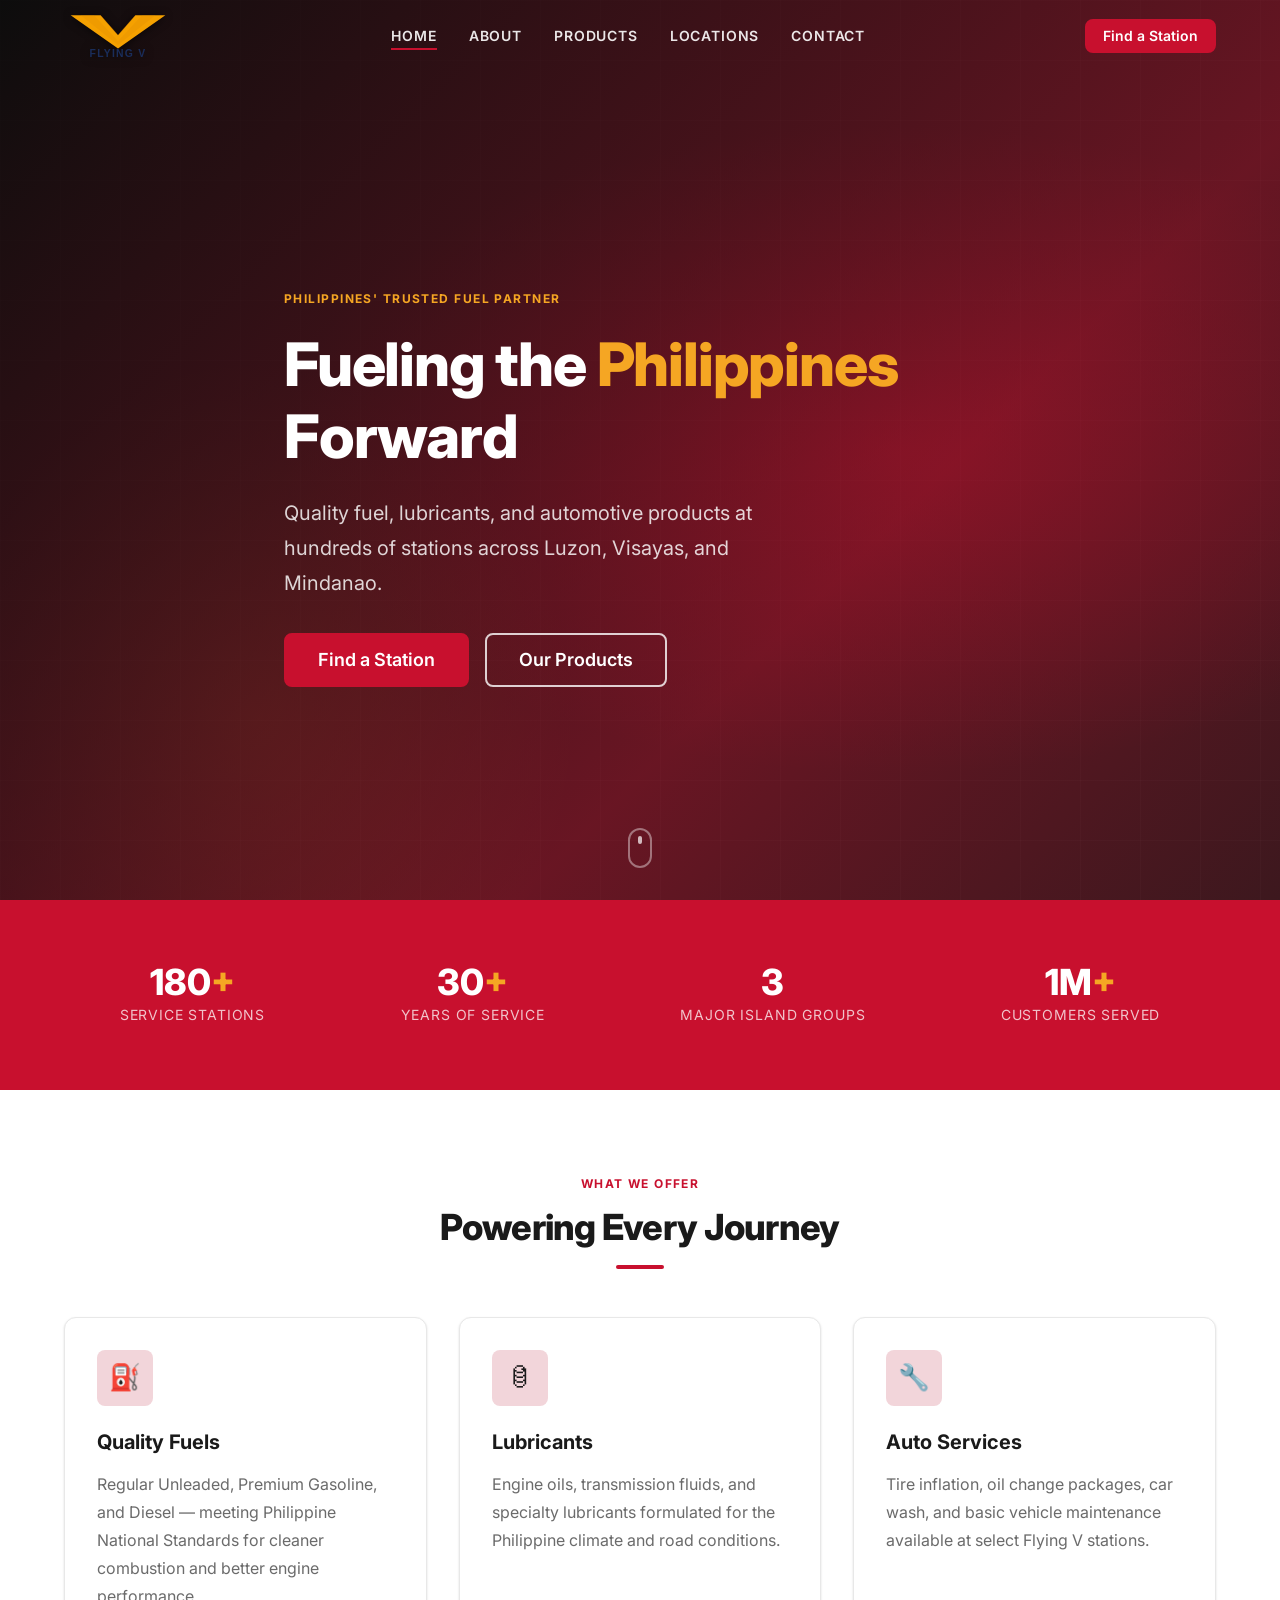
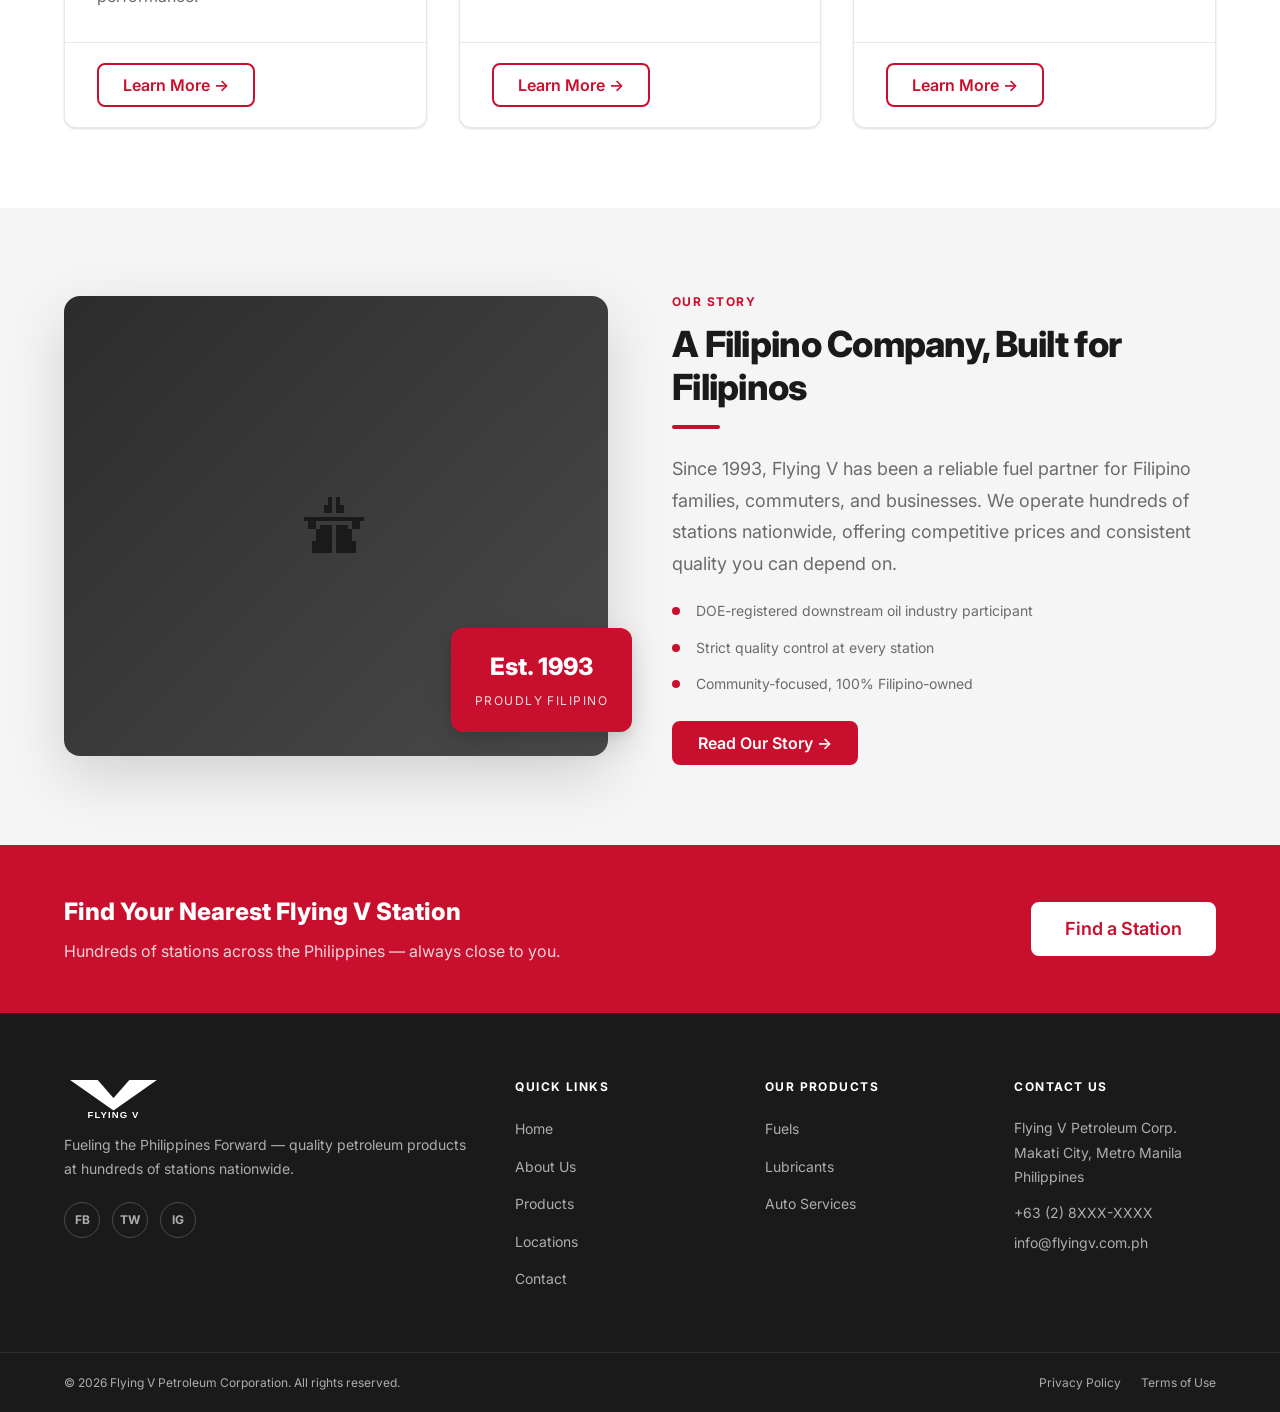
<file: index.html>
<!DOCTYPE html>
<html lang="en">
<head>
  <meta charset="UTF-8">
  <meta name="viewport" content="width=device-width, initial-scale=1.0">
  <meta name="description" content="Flying V Petroleum Corporation — Fueling the Philippines Forward. Quality fuel, lubricants, and auto services at hundreds of stations nationwide.">
  <title>Flying V | Fueling the Philippines Forward</title>
  <link rel="canonical" href="https://flyingv.com.ph/">
  <meta name="theme-color" content="#C8102E">
  <link rel="icon" type="image/svg+xml" href="assets/images/logo.svg">
  <link rel="apple-touch-icon" href="assets/images/logo.svg">

  <meta property="og:type" content="website">
  <meta property="og:site_name" content="Flying V Petroleum Corporation">
  <meta property="og:title" content="Flying V | Fueling the Philippines Forward">
  <meta property="og:description" content="Flying V Petroleum Corporation — Fueling the Philippines Forward. Quality fuel, lubricants, and auto services at hundreds of stations nationwide.">
  <meta property="og:url" content="https://flyingv.com.ph/">
  <meta name="twitter:card" content="summary">
  <meta name="twitter:title" content="Flying V | Fueling the Philippines Forward">
  <meta name="twitter:description" content="Flying V Petroleum Corporation — Fueling the Philippines Forward. Quality fuel, lubricants, and auto services at hundreds of stations nationwide.">
  <link rel="preconnect" href="https://fonts.googleapis.com">
  <link rel="preconnect" href="https://fonts.gstatic.com" crossorigin>
  <link href="https://fonts.googleapis.com/css2?family=Inter:wght@400;500;600;700;800&display=swap" rel="stylesheet">
  <link rel="stylesheet" href="css/styles.css">
</head>
<body class="page-home" data-page="home">

  <!-- ═══════════════════════════════════════════════════════════ HEADER -->
  <header class="site-header" id="site-header">
    <div class="container">
      <a href="index.html" class="site-header__logo" aria-label="Flying V — Home">
        <img src="assets/images/logo.svg" alt="Flying V" class="site-header__logo-img" width="110" height="48">
      </a>

      <nav class="site-nav" id="site-nav" aria-label="Main navigation">
        <ul class="site-nav__list">
          <li><a href="index.html"     class="site-nav__link" data-page="home">Home</a></li>
          <li><a href="about.html"     class="site-nav__link" data-page="about">About</a></li>
          <li><a href="products.html"  class="site-nav__link" data-page="products">Products</a></li>
          <li><a href="locations.html" class="site-nav__link" data-page="locations">Locations</a></li>
          <li><a href="contact.html"   class="site-nav__link" data-page="contact">Contact</a></li>
        </ul>
      </nav>

      <div class="site-header__actions">
        <a href="locations.html" class="btn btn--primary btn--sm">Find a Station</a>
        <button class="hamburger" id="hamburger" aria-label="Toggle navigation menu" aria-expanded="false" aria-controls="site-nav">
          <span class="hamburger__line"></span>
          <span class="hamburger__line"></span>
          <span class="hamburger__line"></span>
        </button>
      </div>
    </div>
  </header>

  <main>

    <!-- ═══════════════════════════════════════════════════════════ HERO -->
    <section class="hero" id="hero" aria-label="Homepage hero">
      <div class="hero__bg" aria-hidden="true">
        <div class="hero__grid-lines"></div>
        <div class="hero__bg-pattern"></div>
        <div class="hero__overlay"></div>
      </div>

      <div class="container hero__content">
        <span class="section-label hero__label">Philippines' Trusted Fuel Partner</span>
        <h1 class="hero__title">
          Fueling the <span class="hero__title-accent">Philippines</span> Forward
        </h1>
        <p class="hero__desc">
          Quality fuel, lubricants, and automotive products at hundreds of
          stations across Luzon, Visayas, and Mindanao.
        </p>
        <div class="hero__actions">
          <a href="locations.html" class="btn btn--primary btn--lg">Find a Station</a>
          <a href="products.html"  class="btn btn--outline-white btn--lg">Our Products</a>
        </div>
      </div>

      <div class="hero__scroll-indicator" aria-hidden="true">
        <span></span>
      </div>
    </section>

    <!-- ═══════════════════════════════════════════════════════════ STATS -->
    <section class="stats-strip section--red section--sm" aria-label="Company statistics">
      <div class="container">
        <ul class="stats-strip__list">
          <li class="stats-strip__item">
            <span class="stats-strip__number">180<span class="stats-strip__plus">+</span></span>
            <span class="stats-strip__label">Service Stations</span>
          </li>
          <li class="stats-strip__item">
            <span class="stats-strip__number">30<span class="stats-strip__plus">+</span></span>
            <span class="stats-strip__label">Years of Service</span>
          </li>
          <li class="stats-strip__item">
            <span class="stats-strip__number">3</span>
            <span class="stats-strip__label">Major Island Groups</span>
          </li>
          <li class="stats-strip__item">
            <span class="stats-strip__number">1M<span class="stats-strip__plus">+</span></span>
            <span class="stats-strip__label">Customers Served</span>
          </li>
        </ul>
      </div>
    </section>

    <!-- ═══════════════════════════════════════════════════════ PRODUCTS -->
    <section class="section" id="services" aria-labelledby="products-heading">
      <div class="container text-center">
        <span class="section-label">What We Offer</span>
        <h2 class="section-title" id="products-heading">Powering Every Journey</h2>
        <div class="section-rule" style="margin-inline: auto;"></div>

        <div class="products-teaser__grid">

          <article class="card">
            <div class="card__body">
              <div class="card__icon">&#x26FD;</div>
              <h3 class="card__title">Quality Fuels</h3>
              <p class="card__desc">Regular Unleaded, Premium Gasoline, and Diesel — meeting Philippine National Standards for cleaner combustion and better engine performance.</p>
            </div>
            <div class="card__footer">
              <a href="products.html#fuels" class="btn btn--outline">Learn More &rarr;</a>
            </div>
          </article>

          <article class="card">
            <div class="card__body">
              <div class="card__icon">&#x1F6E2;</div>
              <h3 class="card__title">Lubricants</h3>
              <p class="card__desc">Engine oils, transmission fluids, and specialty lubricants formulated for the Philippine climate and road conditions.</p>
            </div>
            <div class="card__footer">
              <a href="products.html#lubricants" class="btn btn--outline">Learn More &rarr;</a>
            </div>
          </article>

          <article class="card">
            <div class="card__body">
              <div class="card__icon">&#x1F527;</div>
              <h3 class="card__title">Auto Services</h3>
              <p class="card__desc">Tire inflation, oil change packages, car wash, and basic vehicle maintenance available at select Flying V stations.</p>
            </div>
            <div class="card__footer">
              <a href="products.html#auto-services" class="btn btn--outline">Learn More &rarr;</a>
            </div>
          </article>

        </div>
      </div>
    </section>

    <!-- ═══════════════════════════════════════════════════════ ABOUT SNIPPET -->
    <section class="section section--light" aria-labelledby="about-heading">
      <div class="container">
        <div class="about-snippet__grid">

          <div class="about-snippet__image">
            <div class="about-snippet__img-placeholder" role="img" aria-label="Flying V service station">
              &#x1F6E3;
            </div>
            <div class="about-snippet__badge">
              <span class="about-snippet__badge-number">Est. 1993</span>
              <span class="about-snippet__badge-text">Proudly Filipino</span>
            </div>
          </div>

          <div class="about-snippet__text">
            <span class="section-label">Our Story</span>
            <h2 class="section-title" id="about-heading">A Filipino Company, Built for Filipinos</h2>
            <div class="section-rule"></div>
            <p class="section-desc">
              Since 1993, Flying V has been a reliable fuel partner for Filipino families,
              commuters, and businesses. We operate hundreds of stations nationwide, offering
              competitive prices and consistent quality you can depend on.
            </p>
            <ul class="about-snippet__bullets">
              <li>DOE-registered downstream oil industry participant</li>
              <li>Strict quality control at every station</li>
              <li>Community-focused, 100% Filipino-owned</li>
            </ul>
            <a href="about.html" class="btn btn--primary" style="margin-top: var(--space-6);">
              Read Our Story &rarr;
            </a>
          </div>

        </div>
      </div>
    </section>

    <!-- ═══════════════════════════════════════════════════════ CTA BAND -->
    <section class="section--red section--sm" aria-label="Call to action">
      <div class="container flex-between cta-band__inner">
        <div>
          <h2 class="cta-band__title">Find Your Nearest Flying V Station</h2>
          <p class="cta-band__desc">Hundreds of stations across the Philippines — always close to you.</p>
        </div>
        <a href="locations.html" class="btn btn--white btn--lg">Find a Station</a>
      </div>
    </section>

  </main>

  <!-- ═══════════════════════════════════════════════════════════ FOOTER -->
  <footer class="site-footer" aria-label="Site footer">
    <div class="site-footer__top">
      <div class="container">
        <div class="site-footer__grid">

          <div>
            <img src="assets/images/logo.svg" alt="Flying V" class="site-footer__logo-img" width="100" height="44">
            <p class="site-footer__tagline">Fueling the Philippines Forward — quality petroleum products at hundreds of stations nationwide.</p>
            <div class="site-footer__socials">
              <a href="#" class="social-link" aria-label="Facebook">FB</a>
              <a href="#" class="social-link" aria-label="Twitter">TW</a>
              <a href="#" class="social-link" aria-label="Instagram">IG</a>
            </div>
          </div>

          <div>
            <h3 class="site-footer__heading">Quick Links</h3>
            <ul class="site-footer__links">
              <li><a href="index.html">Home</a></li>
              <li><a href="about.html">About Us</a></li>
              <li><a href="products.html">Products</a></li>
              <li><a href="locations.html">Locations</a></li>
              <li><a href="contact.html">Contact</a></li>
            </ul>
          </div>

          <div>
            <h3 class="site-footer__heading">Our Products</h3>
            <ul class="site-footer__links">
              <li><a href="products.html#fuels">Fuels</a></li>
              <li><a href="products.html#lubricants">Lubricants</a></li>
              <li><a href="products.html#auto-services">Auto Services</a></li>
            </ul>
          </div>

          <div>
            <h3 class="site-footer__heading">Contact Us</h3>
            <address class="site-footer__address">
              Flying V Petroleum Corp.<br>
              Makati City, Metro Manila<br>
              Philippines
            </address>
            <p class="site-footer__contact-item"><span>+63 (2) 8XXX-XXXX</span></p>
            <p class="site-footer__contact-item"><a href="mailto:info@flyingv.com.ph">info@flyingv.com.ph</a></p>
          </div>

        </div>
      </div>
    </div>

    <div class="site-footer__bottom">
      <div class="container">
        <p class="site-footer__copy">
          &copy; <span id="footer-year"></span> Flying V Petroleum Corporation. All rights reserved.
        </p>
        <div class="site-footer__legal">
          <a href="#">Privacy Policy</a>
          <a href="#">Terms of Use</a>
        </div>
      </div>
    </div>
  </footer>

  <script src="js/main.js"></script>
</body>
</html>
</file>
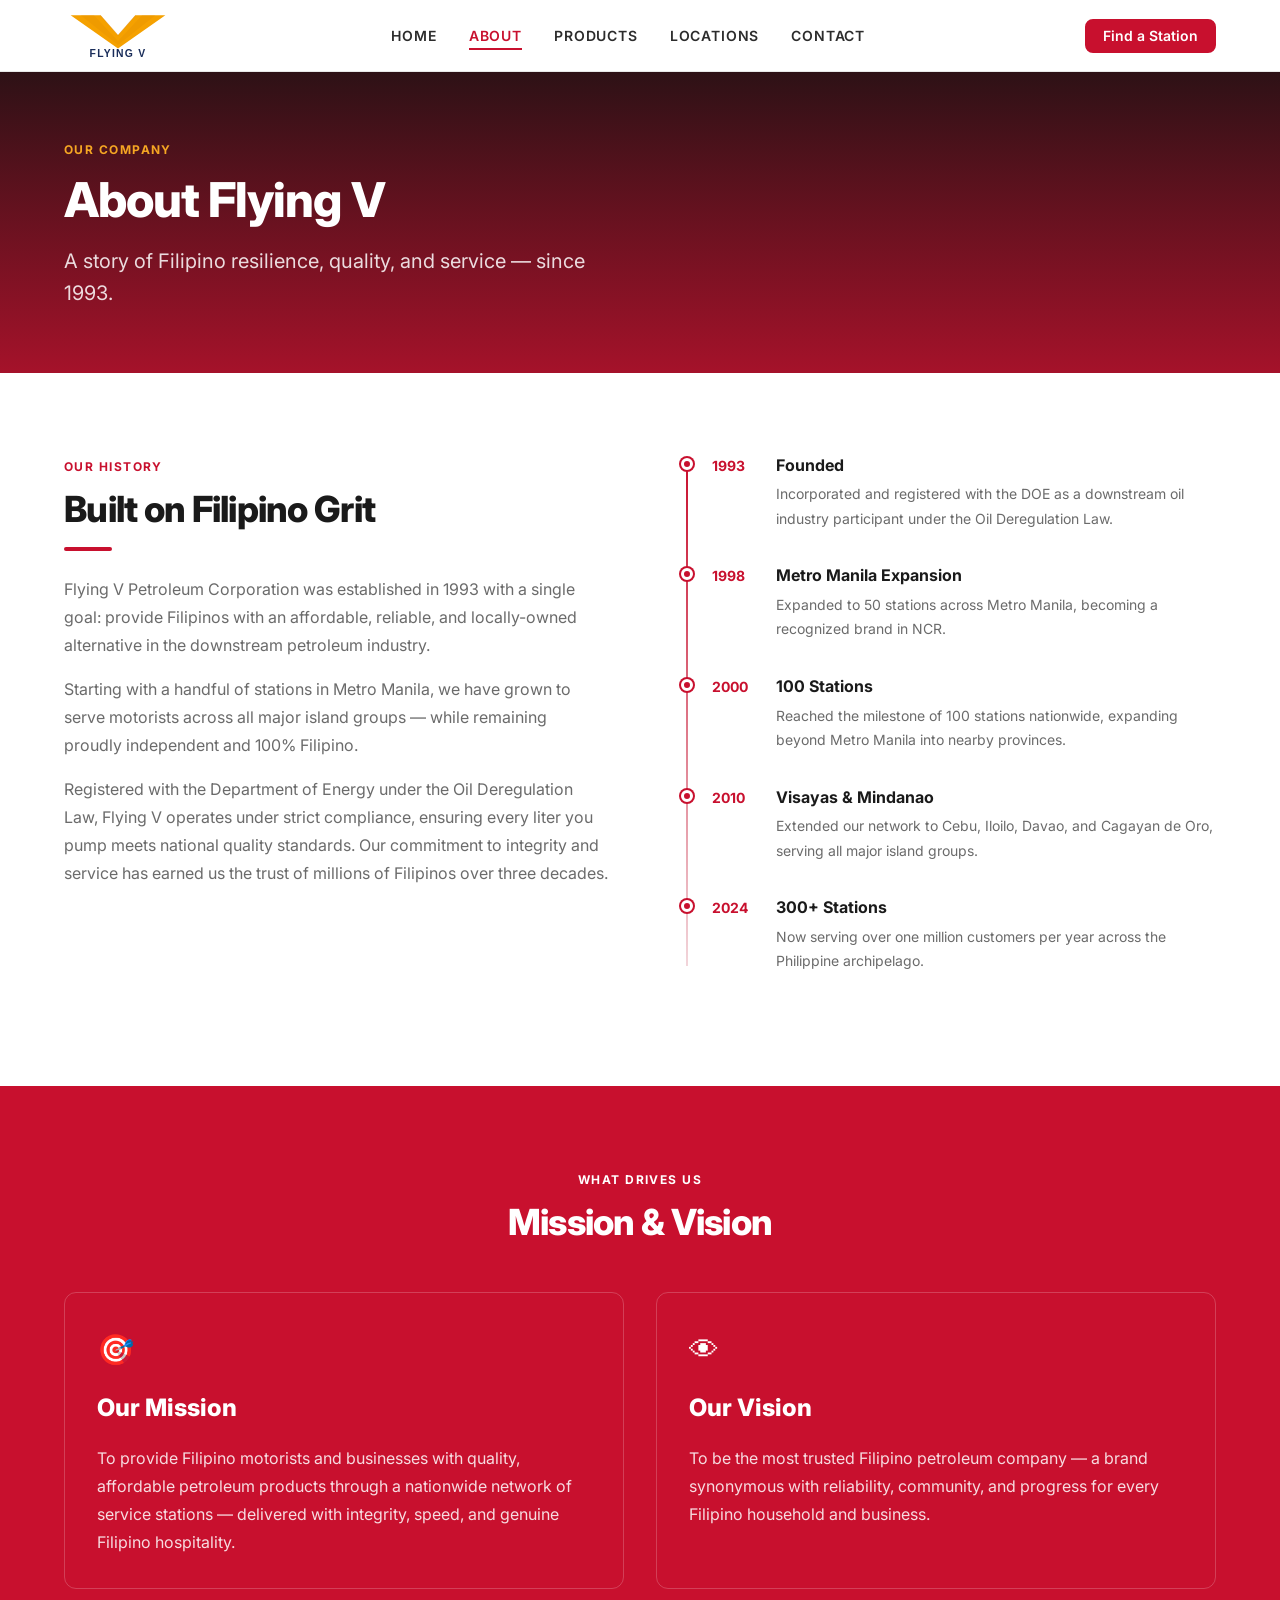
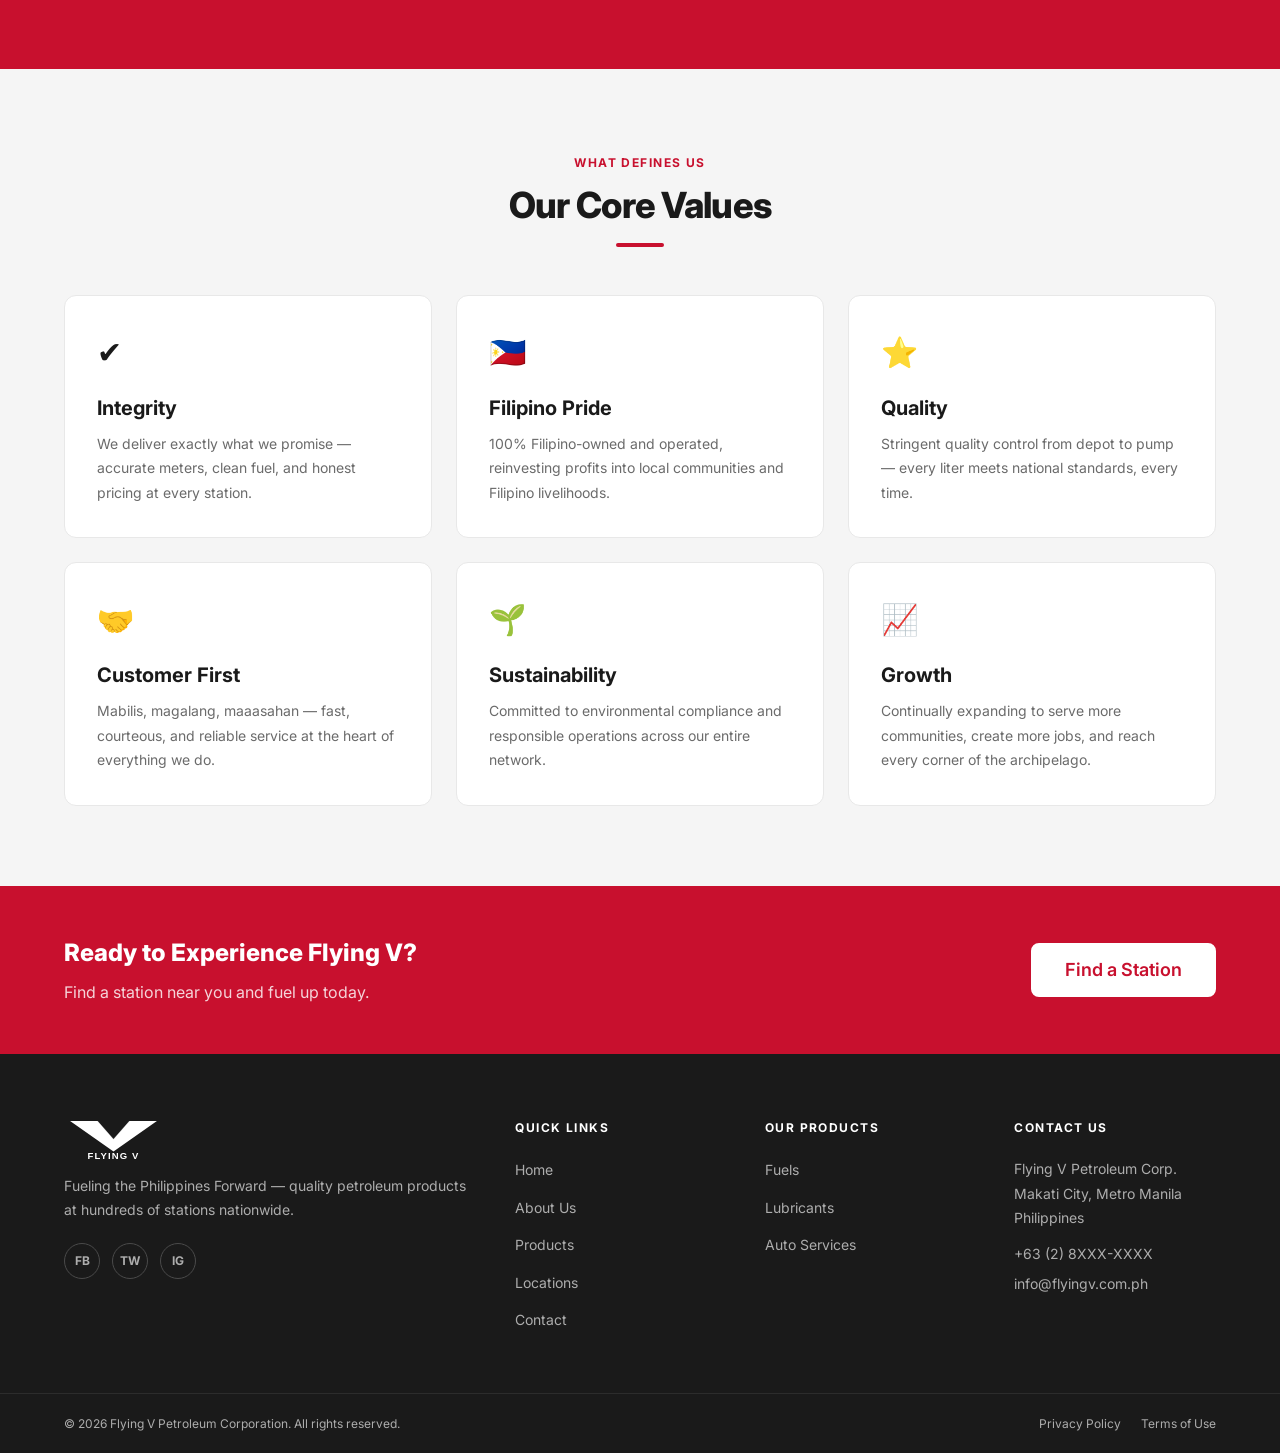
<file: about.html>
<!DOCTYPE html>
<html lang="en">
<head>
  <meta charset="UTF-8">
  <meta name="viewport" content="width=device-width, initial-scale=1.0">
  <meta name="description" content="About Flying V Petroleum Corporation — our history, mission, vision, and core values since 1993.">
  <title>About Us | Flying V Petroleum Corporation</title>
  <link rel="canonical" href="https://flyingv.com.ph/about.html">
  <meta name="theme-color" content="#C8102E">
  <link rel="icon" type="image/svg+xml" href="assets/images/logo.svg">
  <link rel="apple-touch-icon" href="assets/images/logo.svg">

  <meta property="og:type" content="website">
  <meta property="og:site_name" content="Flying V Petroleum Corporation">
  <meta property="og:title" content="About Us | Flying V Petroleum Corporation">
  <meta property="og:description" content="About Flying V Petroleum Corporation — our history, mission, vision, and core values since 1993.">
  <meta property="og:url" content="https://flyingv.com.ph/about.html">
  <meta name="twitter:card" content="summary">
  <meta name="twitter:title" content="About Us | Flying V Petroleum Corporation">
  <meta name="twitter:description" content="About Flying V Petroleum Corporation — our history, mission, vision, and core values since 1993.">
  <link rel="preconnect" href="https://fonts.googleapis.com">
  <link rel="preconnect" href="https://fonts.gstatic.com" crossorigin>
  <link href="https://fonts.googleapis.com/css2?family=Inter:wght@400;500;600;700;800&display=swap" rel="stylesheet">
  <link rel="stylesheet" href="css/styles.css">
</head>
<body class="page-about" data-page="about">

  <!-- ═══════════════════════════════════════════════════════════ HEADER -->
  <header class="site-header" id="site-header">
    <div class="container">
      <a href="index.html" class="site-header__logo" aria-label="Flying V — Home">
        <img src="assets/images/logo.svg" alt="Flying V" class="site-header__logo-img" width="110" height="48">
      </a>

      <nav class="site-nav" id="site-nav" aria-label="Main navigation">
        <ul class="site-nav__list">
          <li><a href="index.html"     class="site-nav__link" data-page="home">Home</a></li>
          <li><a href="about.html"     class="site-nav__link" data-page="about">About</a></li>
          <li><a href="products.html"  class="site-nav__link" data-page="products">Products</a></li>
          <li><a href="locations.html" class="site-nav__link" data-page="locations">Locations</a></li>
          <li><a href="contact.html"   class="site-nav__link" data-page="contact">Contact</a></li>
        </ul>
      </nav>

      <div class="site-header__actions">
        <a href="locations.html" class="btn btn--primary btn--sm">Find a Station</a>
        <button class="hamburger" id="hamburger" aria-label="Toggle navigation menu" aria-expanded="false" aria-controls="site-nav">
          <span class="hamburger__line"></span>
          <span class="hamburger__line"></span>
          <span class="hamburger__line"></span>
        </button>
      </div>
    </div>
  </header>

  <main>

    <!-- ═══════════════════════════════════════════════════════ PAGE HERO -->
    <section class="page-hero" aria-label="About page hero">
      <div class="container">
        <span class="section-label page-hero__label">Our Company</span>
        <h1 class="page-hero__title">About Flying V</h1>
        <p class="page-hero__desc">A story of Filipino resilience, quality, and service — since 1993.</p>
      </div>
    </section>

    <!-- ═══════════════════════════════════════════════════ COMPANY STORY -->
    <section class="section" aria-labelledby="story-heading">
      <div class="container">
        <div class="company-story__grid">

          <div class="company-story__text">
            <span class="section-label">Our History</span>
            <h2 class="section-title" id="story-heading">Built on Filipino Grit</h2>
            <div class="section-rule"></div>
            <p>
              Flying V Petroleum Corporation was established in 1993 with a single goal:
              provide Filipinos with an affordable, reliable, and locally-owned alternative
              in the downstream petroleum industry.
            </p>
            <p>
              Starting with a handful of stations in Metro Manila, we have grown to serve
              motorists across all major island groups — while remaining proudly independent
              and 100% Filipino.
            </p>
            <p>
              Registered with the Department of Energy under the Oil Deregulation Law,
              Flying V operates under strict compliance, ensuring every liter you pump
              meets national quality standards. Our commitment to integrity and service
              has earned us the trust of millions of Filipinos over three decades.
            </p>
          </div>

          <div class="company-story__timeline">
            <div class="timeline">

              <div class="timeline__item">
                <div class="timeline__year">1993</div>
                <div class="timeline__body">
                  <h3>Founded</h3>
                  <p>Incorporated and registered with the DOE as a downstream oil industry participant under the Oil Deregulation Law.</p>
                </div>
              </div>

              <div class="timeline__item">
                <div class="timeline__year">1998</div>
                <div class="timeline__body">
                  <h3>Metro Manila Expansion</h3>
                  <p>Expanded to 50 stations across Metro Manila, becoming a recognized brand in NCR.</p>
                </div>
              </div>

              <div class="timeline__item">
                <div class="timeline__year">2000</div>
                <div class="timeline__body">
                  <h3>100 Stations</h3>
                  <p>Reached the milestone of 100 stations nationwide, expanding beyond Metro Manila into nearby provinces.</p>
                </div>
              </div>

              <div class="timeline__item">
                <div class="timeline__year">2010</div>
                <div class="timeline__body">
                  <h3>Visayas &amp; Mindanao</h3>
                  <p>Extended our network to Cebu, Iloilo, Davao, and Cagayan de Oro, serving all major island groups.</p>
                </div>
              </div>

              <div class="timeline__item">
                <div class="timeline__year">2024</div>
                <div class="timeline__body">
                  <h3>300+ Stations</h3>
                  <p>Now serving over one million customers per year across the Philippine archipelago.</p>
                </div>
              </div>

            </div>
          </div>

        </div>
      </div>
    </section>

    <!-- ═══════════════════════════════════════════════════ MISSION & VISION -->
    <section class="section section--red" aria-labelledby="mv-heading">
      <div class="container">
        <div class="text-center" style="margin-bottom: var(--space-12);">
          <span class="section-label" style="color: var(--color-accent-on-red);">What Drives Us</span>
          <h2 class="section-title text-white" id="mv-heading">Mission &amp; Vision</h2>
        </div>
        <div class="mv-grid">

          <div class="mission-vision__block">
            <div class="mission-vision__icon" aria-hidden="true">&#x1F3AF;</div>
            <h3 class="mission-vision__heading">Our Mission</h3>
            <p class="mission-vision__text">
              To provide Filipino motorists and businesses with quality, affordable petroleum
              products through a nationwide network of service stations — delivered with
              integrity, speed, and genuine Filipino hospitality.
            </p>
          </div>

          <div class="mission-vision__block">
            <div class="mission-vision__icon" aria-hidden="true">&#x1F441;</div>
            <h3 class="mission-vision__heading">Our Vision</h3>
            <p class="mission-vision__text">
              To be the most trusted Filipino petroleum company — a brand synonymous with
              reliability, community, and progress for every Filipino household and business.
            </p>
          </div>

        </div>
      </div>
    </section>

    <!-- ═══════════════════════════════════════════════════════ CORE VALUES -->
    <section class="section section--light" aria-labelledby="values-heading">
      <div class="container text-center">
        <span class="section-label">What Defines Us</span>
        <h2 class="section-title" id="values-heading">Our Core Values</h2>
        <div class="section-rule" style="margin-inline: auto;"></div>

        <div class="values-grid">

          <div class="value-card">
            <div class="value-card__icon" aria-hidden="true">&#x2714;</div>
            <h3 class="value-card__title">Integrity</h3>
            <p class="value-card__desc">We deliver exactly what we promise — accurate meters, clean fuel, and honest pricing at every station.</p>
          </div>

          <div class="value-card">
            <div class="value-card__icon" aria-hidden="true">&#x1F1F5;&#x1F1ED;</div>
            <h3 class="value-card__title">Filipino Pride</h3>
            <p class="value-card__desc">100% Filipino-owned and operated, reinvesting profits into local communities and Filipino livelihoods.</p>
          </div>

          <div class="value-card">
            <div class="value-card__icon" aria-hidden="true">&#x2B50;</div>
            <h3 class="value-card__title">Quality</h3>
            <p class="value-card__desc">Stringent quality control from depot to pump — every liter meets national standards, every time.</p>
          </div>

          <div class="value-card">
            <div class="value-card__icon" aria-hidden="true">&#x1F91D;</div>
            <h3 class="value-card__title">Customer First</h3>
            <p class="value-card__desc">Mabilis, magalang, maaasahan — fast, courteous, and reliable service at the heart of everything we do.</p>
          </div>

          <div class="value-card">
            <div class="value-card__icon" aria-hidden="true">&#x1F331;</div>
            <h3 class="value-card__title">Sustainability</h3>
            <p class="value-card__desc">Committed to environmental compliance and responsible operations across our entire network.</p>
          </div>

          <div class="value-card">
            <div class="value-card__icon" aria-hidden="true">&#x1F4C8;</div>
            <h3 class="value-card__title">Growth</h3>
            <p class="value-card__desc">Continually expanding to serve more communities, create more jobs, and reach every corner of the archipelago.</p>
          </div>

        </div>
      </div>
    </section>

    <!-- ═══════════════════════════════════════════════════════ CTA BAND -->
    <section class="section--red section--sm" aria-label="Call to action">
      <div class="container flex-between cta-band__inner">
        <div>
          <h2 class="cta-band__title">Ready to Experience Flying V?</h2>
          <p class="cta-band__desc">Find a station near you and fuel up today.</p>
        </div>
        <a href="locations.html" class="btn btn--white btn--lg">Find a Station</a>
      </div>
    </section>

  </main>

  <!-- ═══════════════════════════════════════════════════════════ FOOTER -->
  <footer class="site-footer" aria-label="Site footer">
    <div class="site-footer__top">
      <div class="container">
        <div class="site-footer__grid">
          <div>
            <img src="assets/images/logo.svg" alt="Flying V" class="site-footer__logo-img" width="100" height="44">
            <p class="site-footer__tagline">Fueling the Philippines Forward — quality petroleum products at hundreds of stations nationwide.</p>
            <div class="site-footer__socials">
              <a href="#" class="social-link" aria-label="Facebook">FB</a>
              <a href="#" class="social-link" aria-label="Twitter">TW</a>
              <a href="#" class="social-link" aria-label="Instagram">IG</a>
            </div>
          </div>
          <div>
            <h3 class="site-footer__heading">Quick Links</h3>
            <ul class="site-footer__links">
              <li><a href="index.html">Home</a></li>
              <li><a href="about.html">About Us</a></li>
              <li><a href="products.html">Products</a></li>
              <li><a href="locations.html">Locations</a></li>
              <li><a href="contact.html">Contact</a></li>
            </ul>
          </div>
          <div>
            <h3 class="site-footer__heading">Our Products</h3>
            <ul class="site-footer__links">
              <li><a href="products.html#fuels">Fuels</a></li>
              <li><a href="products.html#lubricants">Lubricants</a></li>
              <li><a href="products.html#auto-services">Auto Services</a></li>
            </ul>
          </div>
          <div>
            <h3 class="site-footer__heading">Contact Us</h3>
            <address class="site-footer__address">
              Flying V Petroleum Corp.<br>
              Makati City, Metro Manila<br>
              Philippines
            </address>
            <p class="site-footer__contact-item"><span>+63 (2) 8XXX-XXXX</span></p>
            <p class="site-footer__contact-item"><a href="mailto:info@flyingv.com.ph">info@flyingv.com.ph</a></p>
          </div>
        </div>
      </div>
    </div>
    <div class="site-footer__bottom">
      <div class="container">
        <p class="site-footer__copy">&copy; <span id="footer-year"></span> Flying V Petroleum Corporation. All rights reserved.</p>
        <div class="site-footer__legal">
          <a href="#">Privacy Policy</a>
          <a href="#">Terms of Use</a>
        </div>
      </div>
    </div>
  </footer>

  <script src="js/main.js"></script>
</body>
</html>
</file>
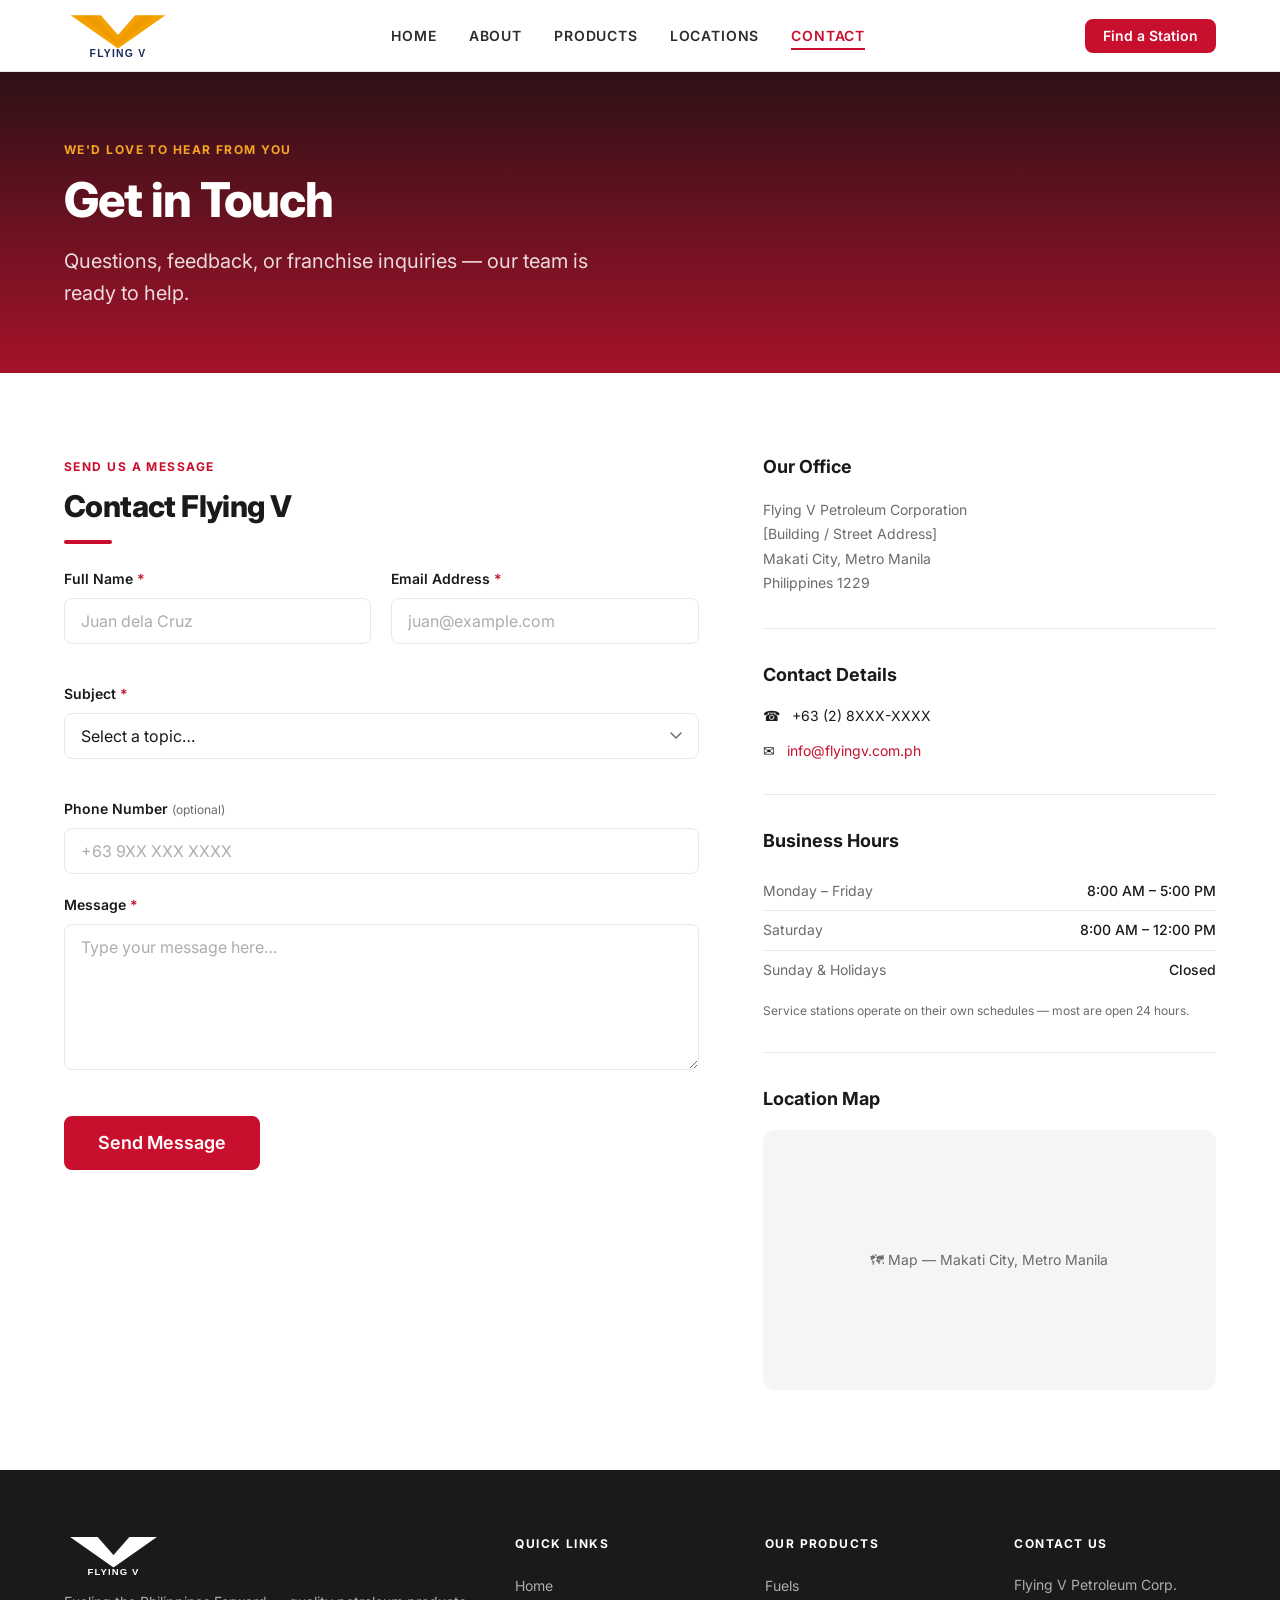
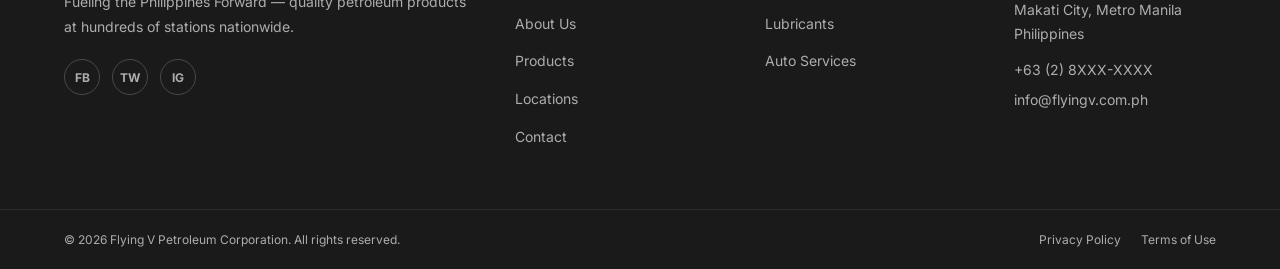
<file: contact.html>
<!DOCTYPE html>
<html lang="en">
<head>
  <meta charset="UTF-8">
  <meta name="viewport" content="width=device-width, initial-scale=1.0">
  <meta name="description" content="Contact Flying V Petroleum Corporation — send us a message, find our office address, phone, and email.">
  <title>Contact Us | Flying V Petroleum Corporation</title>
  <link rel="canonical" href="https://flyingv.com.ph/contact.html">
  <meta name="theme-color" content="#C8102E">
  <link rel="icon" type="image/svg+xml" href="assets/images/logo.svg">
  <link rel="apple-touch-icon" href="assets/images/logo.svg">

  <meta property="og:type" content="website">
  <meta property="og:site_name" content="Flying V Petroleum Corporation">
  <meta property="og:title" content="Contact Us | Flying V Petroleum Corporation">
  <meta property="og:description" content="Contact Flying V Petroleum Corporation — send us a message, find our office address, phone, and email.">
  <meta property="og:url" content="https://flyingv.com.ph/contact.html">
  <meta name="twitter:card" content="summary">
  <meta name="twitter:title" content="Contact Us | Flying V Petroleum Corporation">
  <meta name="twitter:description" content="Contact Flying V Petroleum Corporation — send us a message, find our office address, phone, and email.">
  <link rel="preconnect" href="https://fonts.googleapis.com">
  <link rel="preconnect" href="https://fonts.gstatic.com" crossorigin>
  <link href="https://fonts.googleapis.com/css2?family=Inter:wght@400;500;600;700;800&display=swap" rel="stylesheet">
  <link rel="stylesheet" href="css/styles.css">
</head>
<body class="page-contact" data-page="contact">

  <!-- ═══════════════════════════════════════════════════════════ HEADER -->
  <header class="site-header" id="site-header">
    <div class="container">
      <a href="index.html" class="site-header__logo" aria-label="Flying V — Home">
        <img src="assets/images/logo.svg" alt="Flying V" class="site-header__logo-img" width="110" height="48">
      </a>

      <nav class="site-nav" id="site-nav" aria-label="Main navigation">
        <ul class="site-nav__list">
          <li><a href="index.html"     class="site-nav__link" data-page="home">Home</a></li>
          <li><a href="about.html"     class="site-nav__link" data-page="about">About</a></li>
          <li><a href="products.html"  class="site-nav__link" data-page="products">Products</a></li>
          <li><a href="locations.html" class="site-nav__link" data-page="locations">Locations</a></li>
          <li><a href="contact.html"   class="site-nav__link" data-page="contact">Contact</a></li>
        </ul>
      </nav>

      <div class="site-header__actions">
        <a href="locations.html" class="btn btn--primary btn--sm">Find a Station</a>
        <button class="hamburger" id="hamburger" aria-label="Toggle navigation menu" aria-expanded="false" aria-controls="site-nav">
          <span class="hamburger__line"></span>
          <span class="hamburger__line"></span>
          <span class="hamburger__line"></span>
        </button>
      </div>
    </div>
  </header>

  <main>

    <!-- ═══════════════════════════════════════════════════════ PAGE HERO -->
    <section class="page-hero" aria-label="Contact page hero">
      <div class="container">
        <span class="section-label page-hero__label">We'd Love to Hear From You</span>
        <h1 class="page-hero__title">Get in Touch</h1>
        <p class="page-hero__desc">Questions, feedback, or franchise inquiries — our team is ready to help.</p>
      </div>
    </section>

    <!-- ═══════════════════════════════════════════════════ CONTACT BODY -->
    <section class="section" aria-labelledby="contact-heading">
      <div class="container">
        <div class="contact-grid">

          <!-- ── FORM ── -->
          <div class="contact-form-wrap">
            <span class="section-label">Send Us a Message</span>
            <h2 class="section-title" id="contact-heading" style="font-size: var(--text-3xl);">Contact Flying V</h2>
            <div class="section-rule"></div>

            <form id="contact-form" class="contact-form" novalidate>

              <div class="form-row form-row--2">
                <div class="form-group">
                  <label for="f-name" class="form-label">Full Name <span class="required" aria-hidden="true">*</span></label>
                  <input type="text" id="f-name" name="name" class="form-input"
                         placeholder="Juan dela Cruz" required autocomplete="name" aria-describedby="f-name-error">
                  <span class="form-error" id="f-name-error" role="alert" aria-live="polite"></span>
                </div>
                <div class="form-group">
                  <label for="f-email" class="form-label">Email Address <span class="required" aria-hidden="true">*</span></label>
                  <input type="email" id="f-email" name="email" class="form-input"
                         placeholder="juan@example.com" required autocomplete="email" aria-describedby="f-email-error">
                  <span class="form-error" id="f-email-error" role="alert" aria-live="polite"></span>
                </div>
              </div>

              <div class="form-group">
                <label for="f-subject" class="form-label">Subject <span class="required" aria-hidden="true">*</span></label>
                <select id="f-subject" name="subject" class="form-select" required aria-describedby="f-subject-error">
                  <option value="">Select a topic…</option>
                  <option value="general">General Inquiry</option>
                  <option value="station">Station Complaint / Feedback</option>
                  <option value="dealer">Dealership / Franchise</option>
                  <option value="media">Media &amp; Press</option>
                  <option value="careers">Careers</option>
                </select>
                <span class="form-error" id="f-subject-error" role="alert" aria-live="polite"></span>
              </div>

              <div class="form-group">
                <label for="f-phone" class="form-label">
                  Phone Number <span class="optional">(optional)</span>
                </label>
                <input type="tel" id="f-phone" name="phone" class="form-input"
                       placeholder="+63 9XX XXX XXXX" autocomplete="tel">
              </div>

              <div class="form-group">
                <label for="f-message" class="form-label">Message <span class="required" aria-hidden="true">*</span></label>
                <textarea id="f-message" name="message" class="form-input form-textarea"
                          rows="6" placeholder="Type your message here…" required aria-describedby="f-message-error"></textarea>
                <span class="form-error" id="f-message-error" role="alert" aria-live="polite"></span>
              </div>

              <button type="submit" class="btn btn--primary btn--lg" id="btn-submit">
                Send Message
              </button>

            </form>

            <div class="form-success" id="form-success" role="status" aria-live="polite" tabindex="-1" hidden>
              <p><strong>Thank you!</strong> Your message has been received. We'll get back to you within 2 business days.</p>
            </div>

          </div>

          <!-- ── CONTACT INFO ── -->
          <div class="contact-info">

            <div class="contact-info__block">
              <h3 class="contact-info__heading">Our Office</h3>
              <address class="contact-info__address">
                Flying V Petroleum Corporation<br>
                [Building / Street Address]<br>
                Makati City, Metro Manila<br>
                Philippines 1229
              </address>
            </div>

            <div class="contact-info__block">
              <h3 class="contact-info__heading">Contact Details</h3>
              <ul class="contact-info__list">
                <li>
                  <span aria-hidden="true">&#x260E;</span>
                  <span>+63 (2) 8XXX-XXXX</span>
                </li>
                <li>
                  <span aria-hidden="true">&#x2709;</span>
                  <a href="mailto:info@flyingv.com.ph">info@flyingv.com.ph</a>
                </li>
              </ul>
            </div>

            <div class="contact-info__block">
              <h3 class="contact-info__heading">Business Hours</h3>
              <table class="hours-table">
                <caption class="sr-only">Office Business Hours</caption>
                <tbody>
                  <tr>
                    <td>Monday – Friday</td>
                    <td>8:00 AM – 5:00 PM</td>
                  </tr>
                  <tr>
                    <td>Saturday</td>
                    <td>8:00 AM – 12:00 PM</td>
                  </tr>
                  <tr>
                    <td>Sunday &amp; Holidays</td>
                    <td>Closed</td>
                  </tr>
                </tbody>
              </table>
              <p style="margin-top: var(--space-3); font-size: var(--text-xs); color: var(--color-text-muted);">
                Service stations operate on their own schedules — most are open 24 hours.
              </p>
            </div>

            <div class="contact-info__block">
              <h3 class="contact-info__heading">Location Map</h3>
              <div class="contact-map" role="img" aria-label="Office location map placeholder">
                <p style="text-align: center; padding: var(--space-4);">&#x1F5FA; Map — Makati City, Metro Manila</p>
              </div>
            </div>

          </div>

        </div>
      </div>
    </section>

  </main>

  <!-- ═══════════════════════════════════════════════════════════ FOOTER -->
  <footer class="site-footer" aria-label="Site footer">
    <div class="site-footer__top">
      <div class="container">
        <div class="site-footer__grid">
          <div>
            <img src="assets/images/logo.svg" alt="Flying V" class="site-footer__logo-img" width="100" height="44">
            <p class="site-footer__tagline">Fueling the Philippines Forward — quality petroleum products at hundreds of stations nationwide.</p>
            <div class="site-footer__socials">
              <a href="#" class="social-link" aria-label="Facebook">FB</a>
              <a href="#" class="social-link" aria-label="Twitter">TW</a>
              <a href="#" class="social-link" aria-label="Instagram">IG</a>
            </div>
          </div>
          <div>
            <h3 class="site-footer__heading">Quick Links</h3>
            <ul class="site-footer__links">
              <li><a href="index.html">Home</a></li>
              <li><a href="about.html">About Us</a></li>
              <li><a href="products.html">Products</a></li>
              <li><a href="locations.html">Locations</a></li>
              <li><a href="contact.html">Contact</a></li>
            </ul>
          </div>
          <div>
            <h3 class="site-footer__heading">Our Products</h3>
            <ul class="site-footer__links">
              <li><a href="products.html#fuels">Fuels</a></li>
              <li><a href="products.html#lubricants">Lubricants</a></li>
              <li><a href="products.html#auto-services">Auto Services</a></li>
            </ul>
          </div>
          <div>
            <h3 class="site-footer__heading">Contact Us</h3>
            <address class="site-footer__address">
              Flying V Petroleum Corp.<br>
              Makati City, Metro Manila<br>
              Philippines
            </address>
            <p class="site-footer__contact-item"><span>+63 (2) 8XXX-XXXX</span></p>
            <p class="site-footer__contact-item"><a href="mailto:info@flyingv.com.ph">info@flyingv.com.ph</a></p>
          </div>
        </div>
      </div>
    </div>
    <div class="site-footer__bottom">
      <div class="container">
        <p class="site-footer__copy">&copy; <span id="footer-year"></span> Flying V Petroleum Corporation. All rights reserved.</p>
        <div class="site-footer__legal">
          <a href="#">Privacy Policy</a>
          <a href="#">Terms of Use</a>
        </div>
      </div>
    </div>
  </footer>

  <script src="js/main.js"></script>
</body>
</html>
</file>
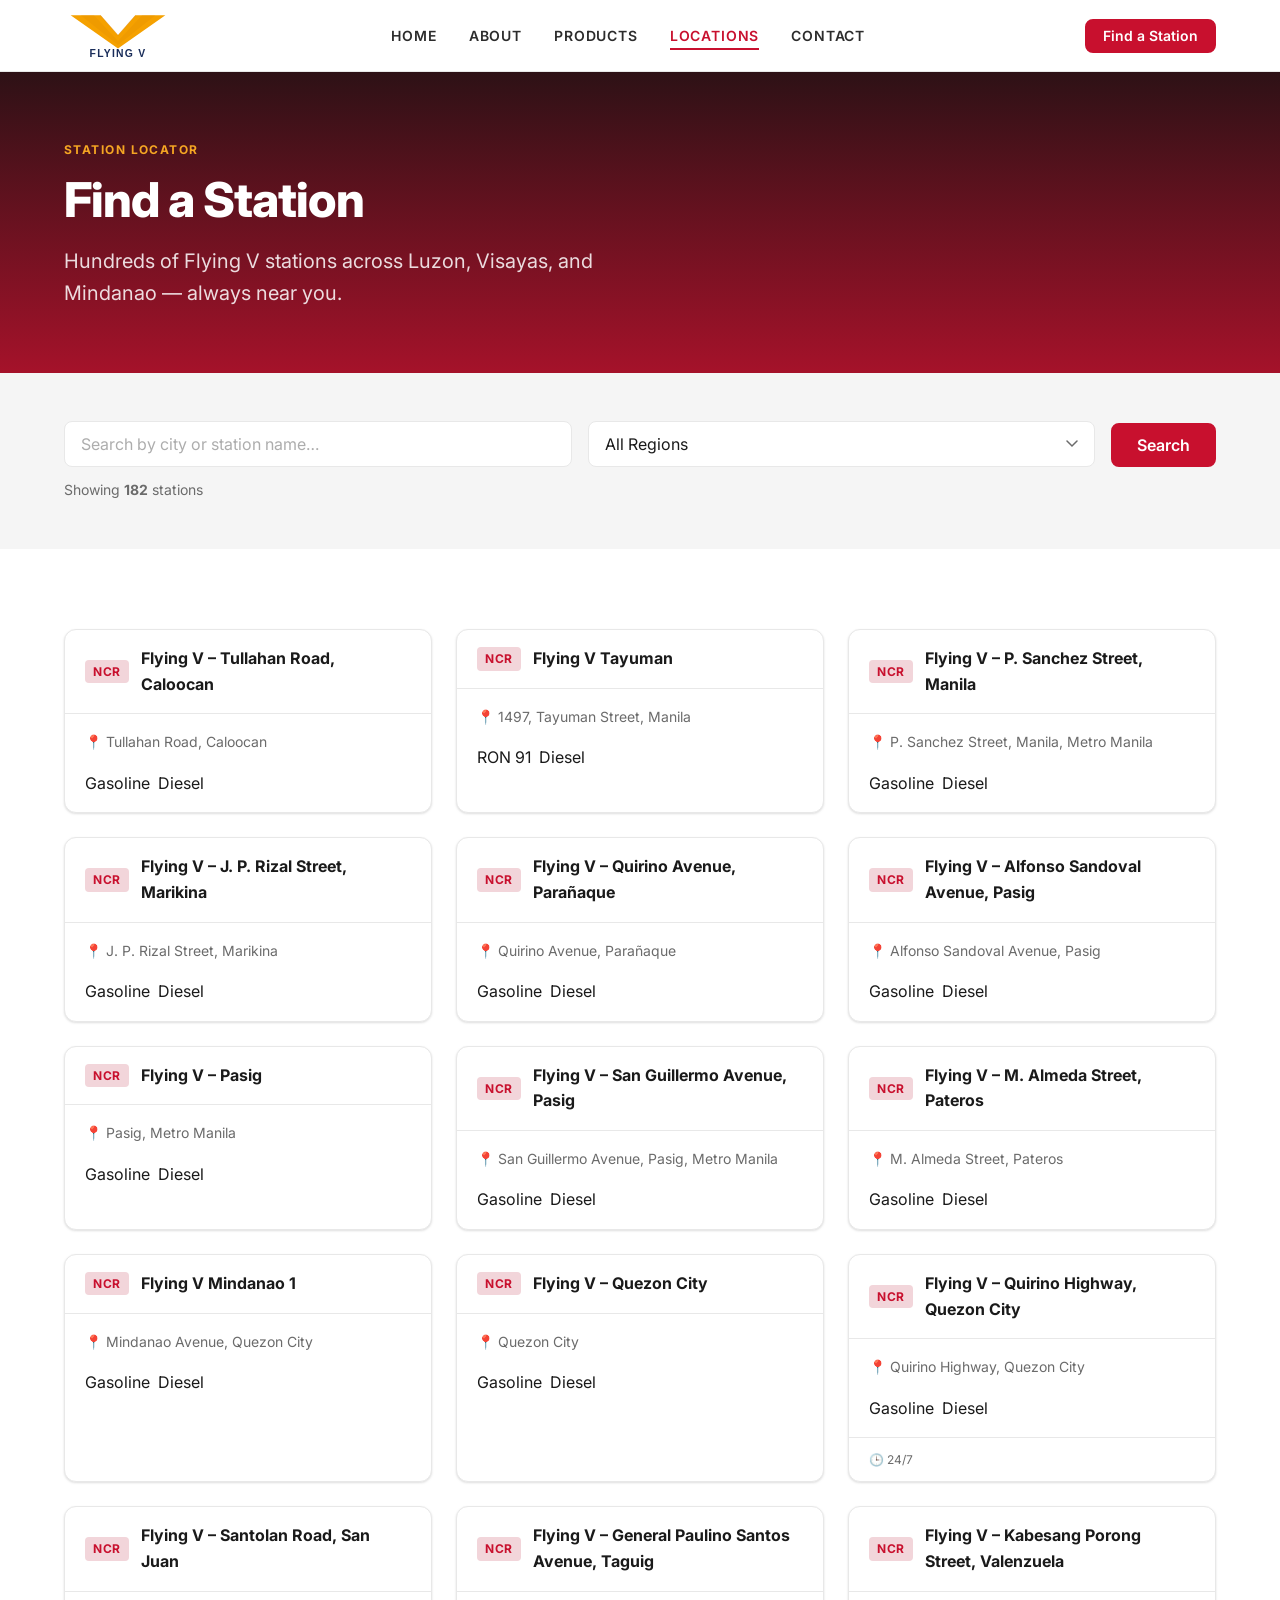
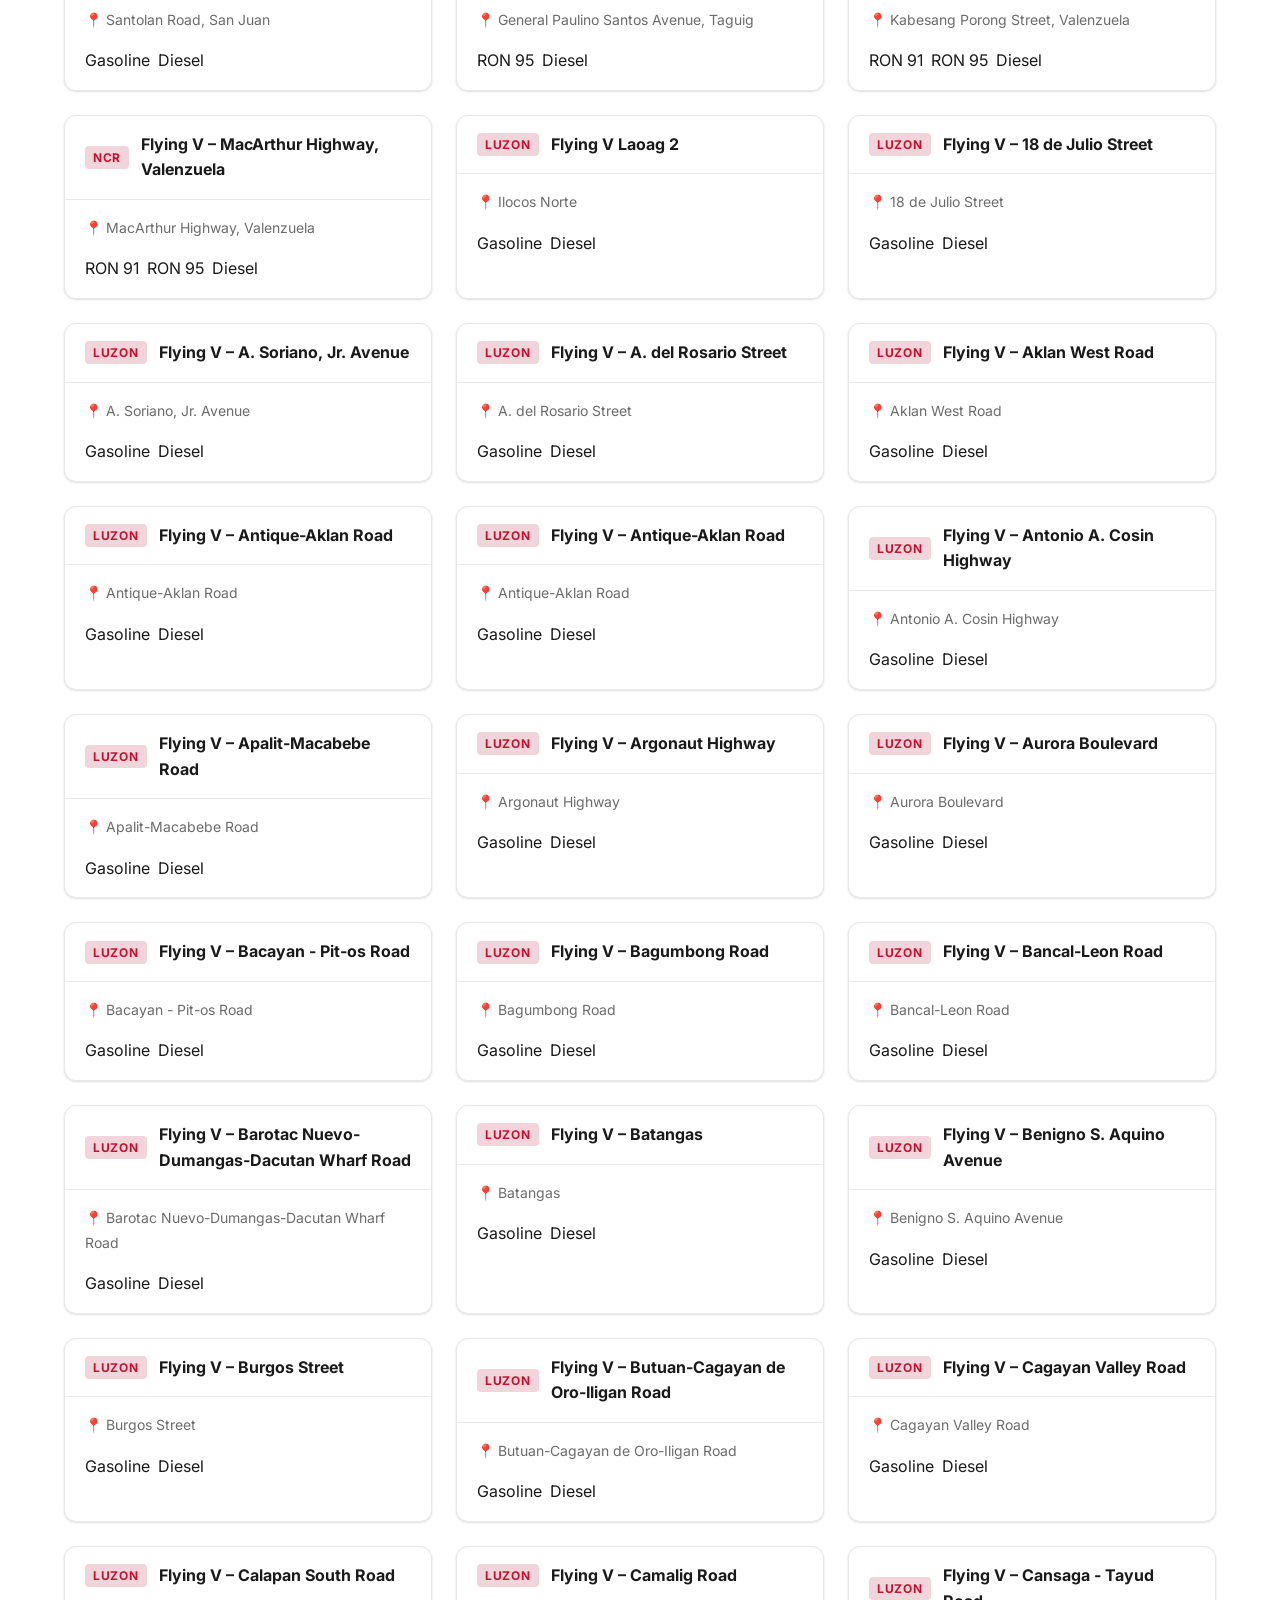
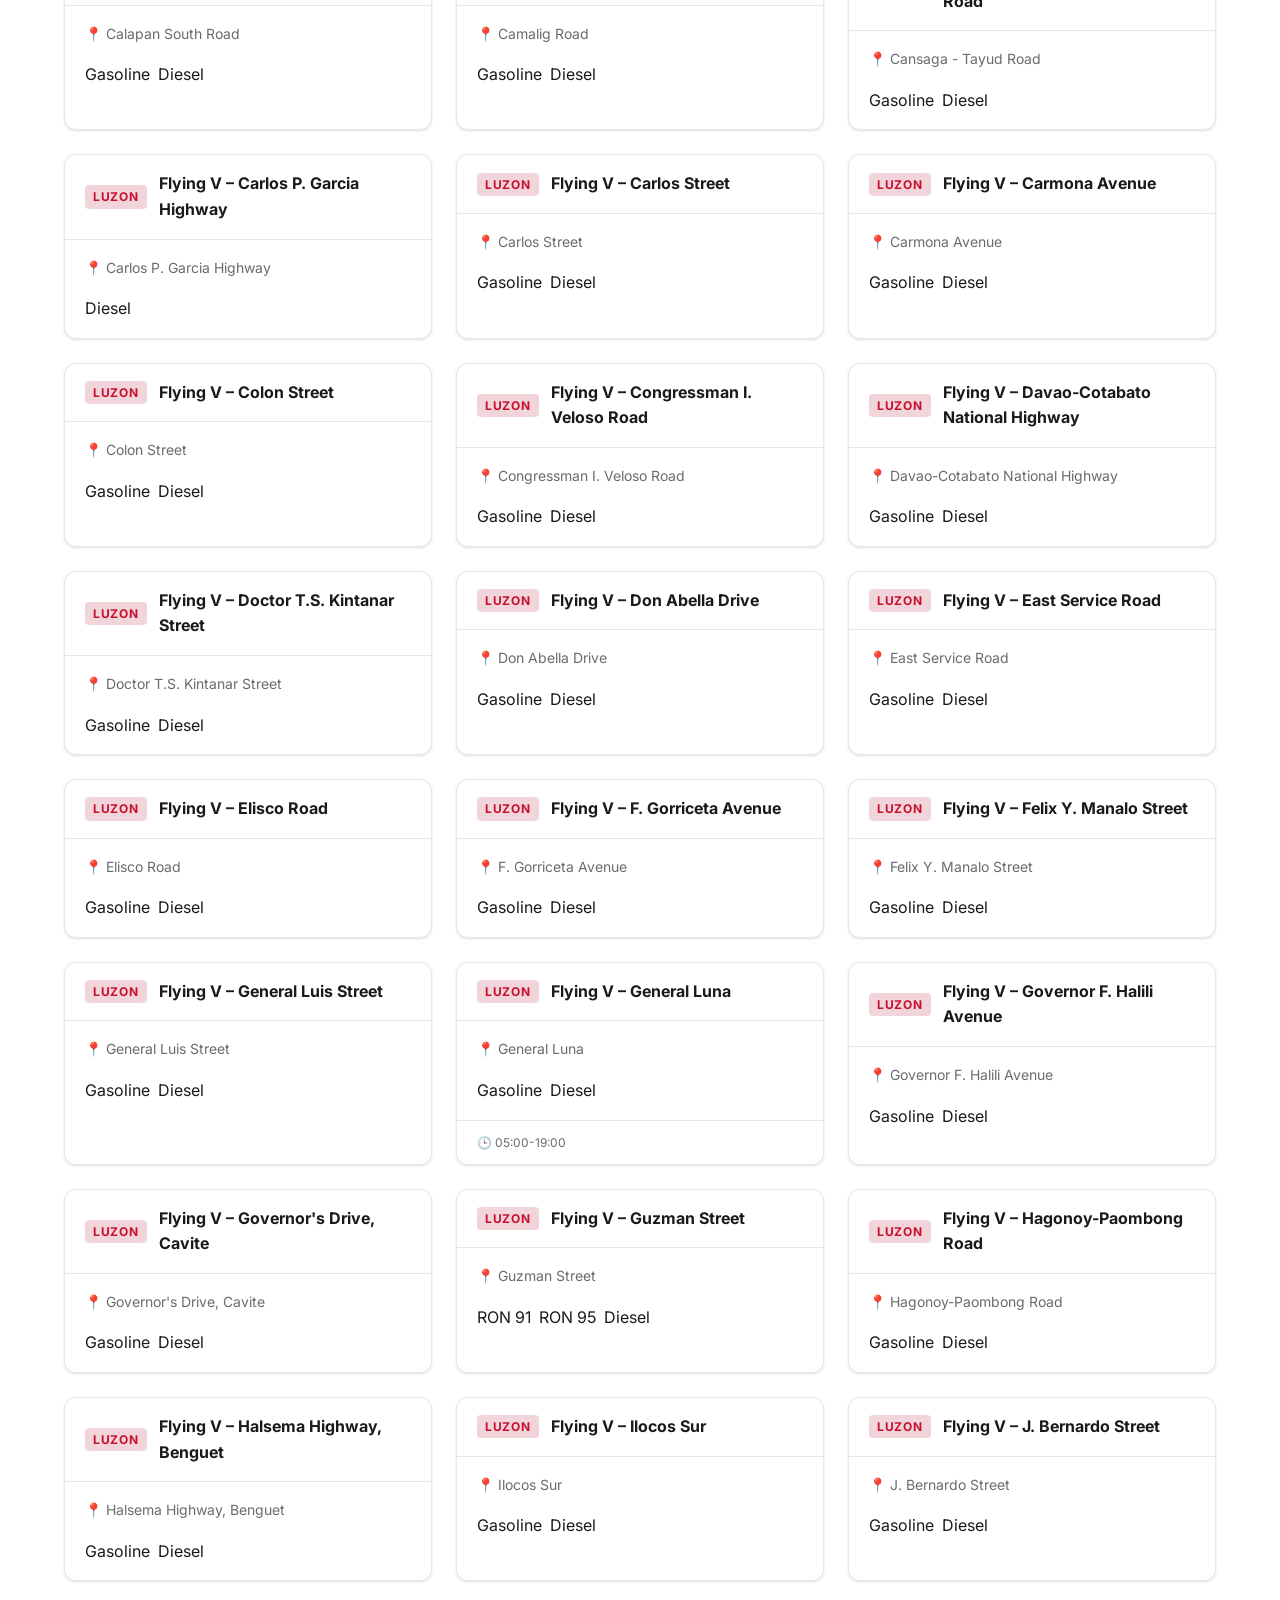
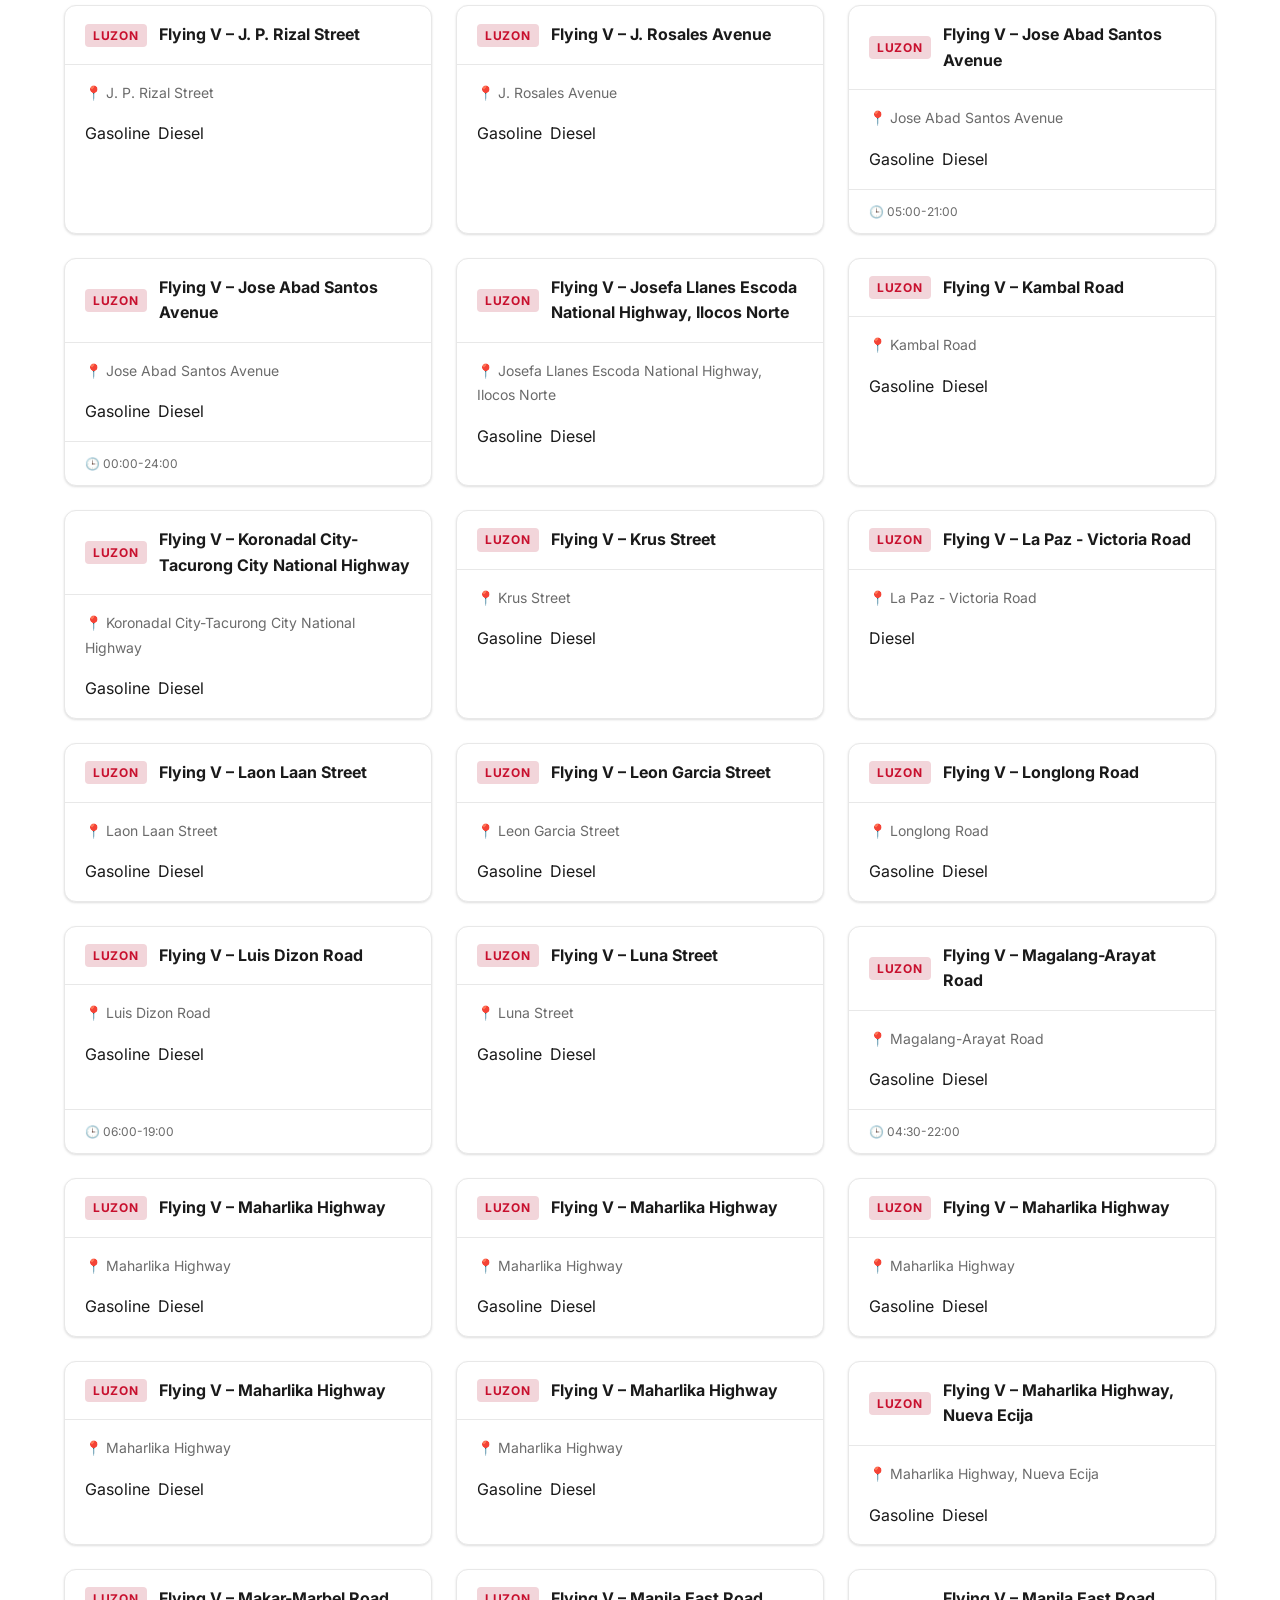
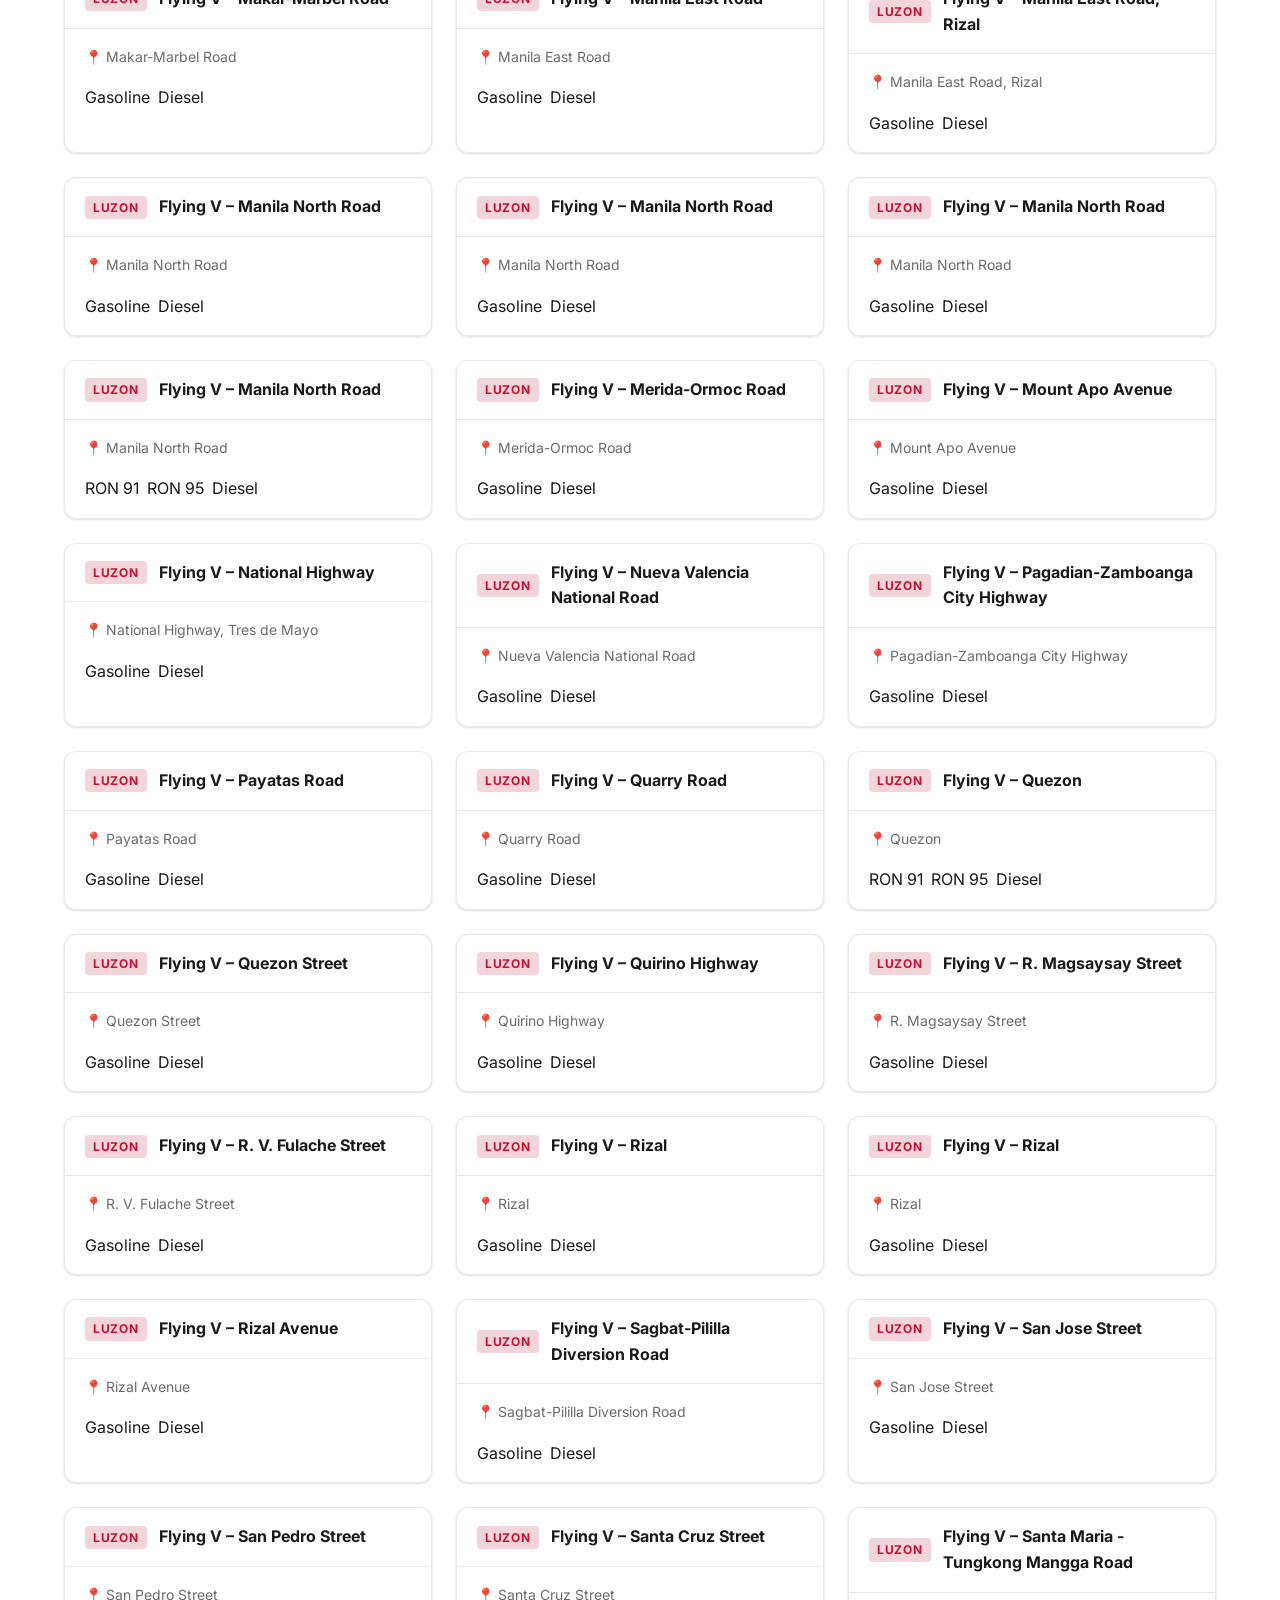
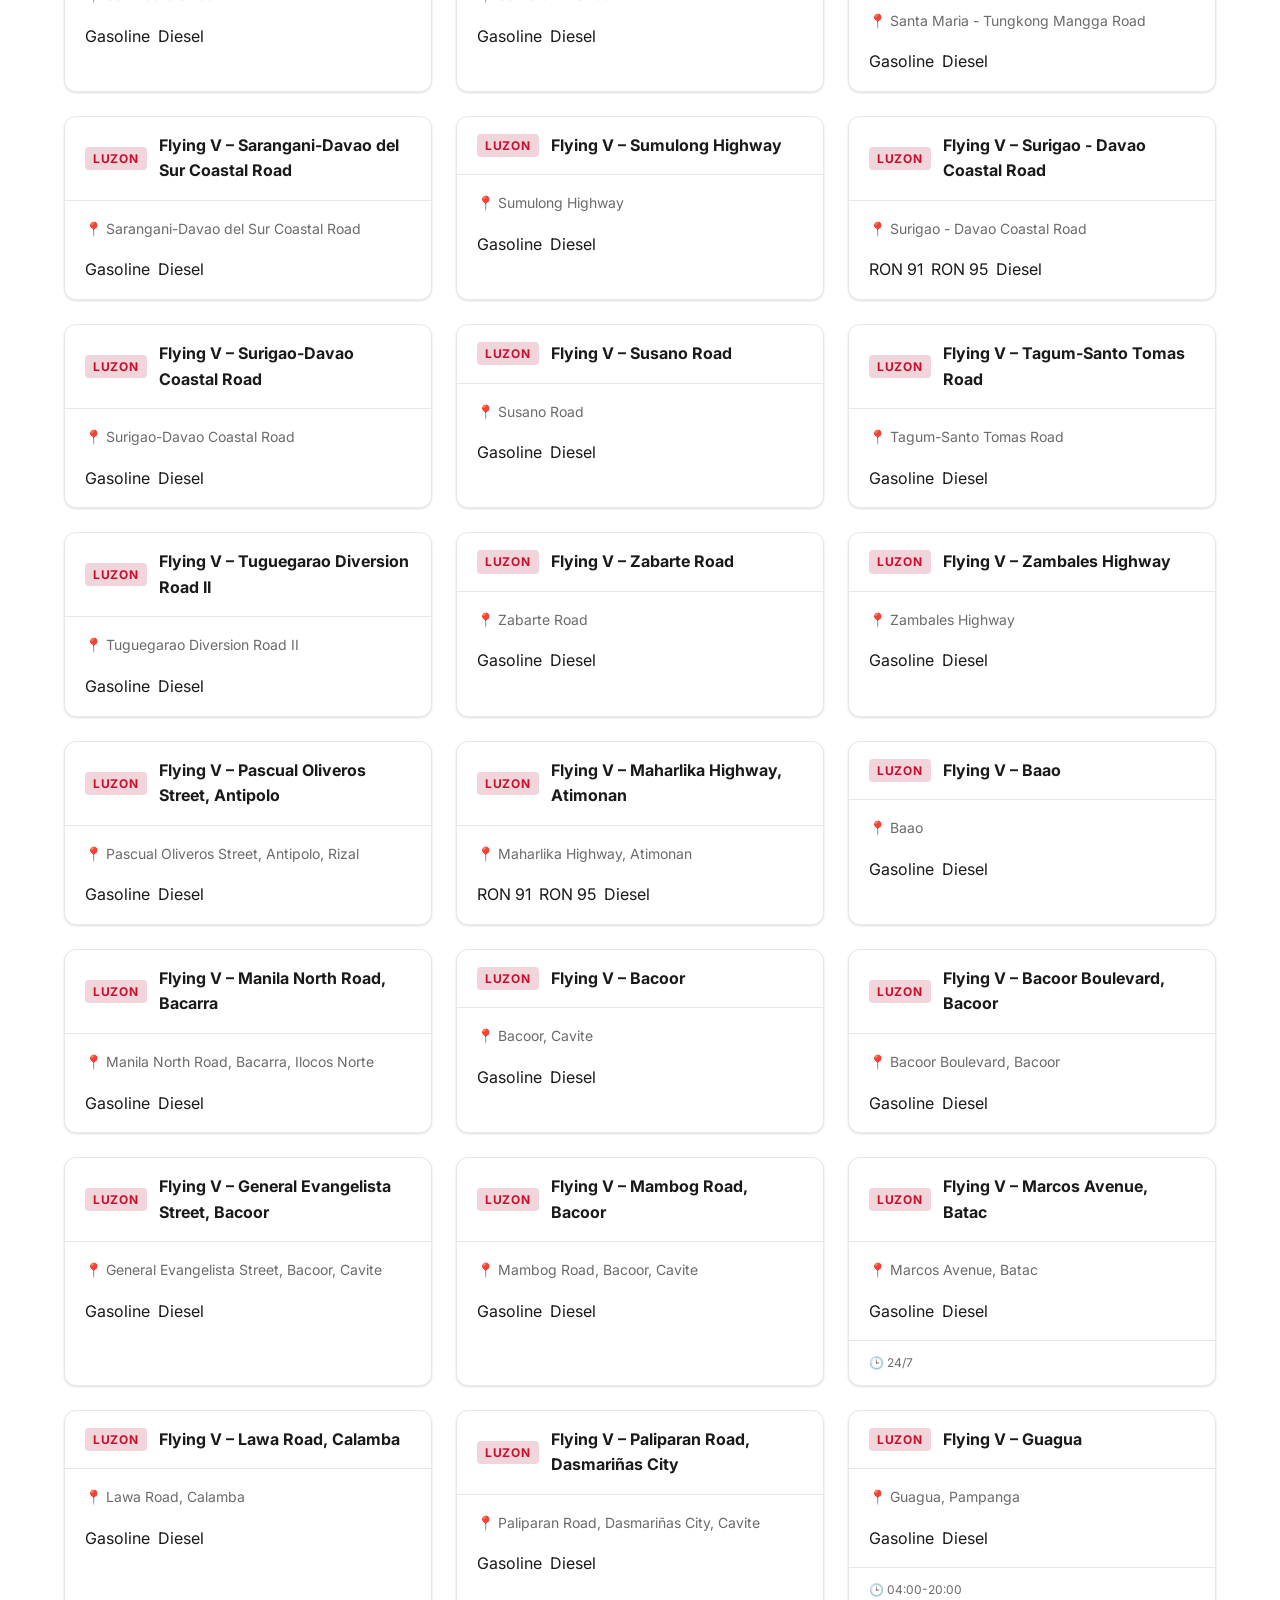
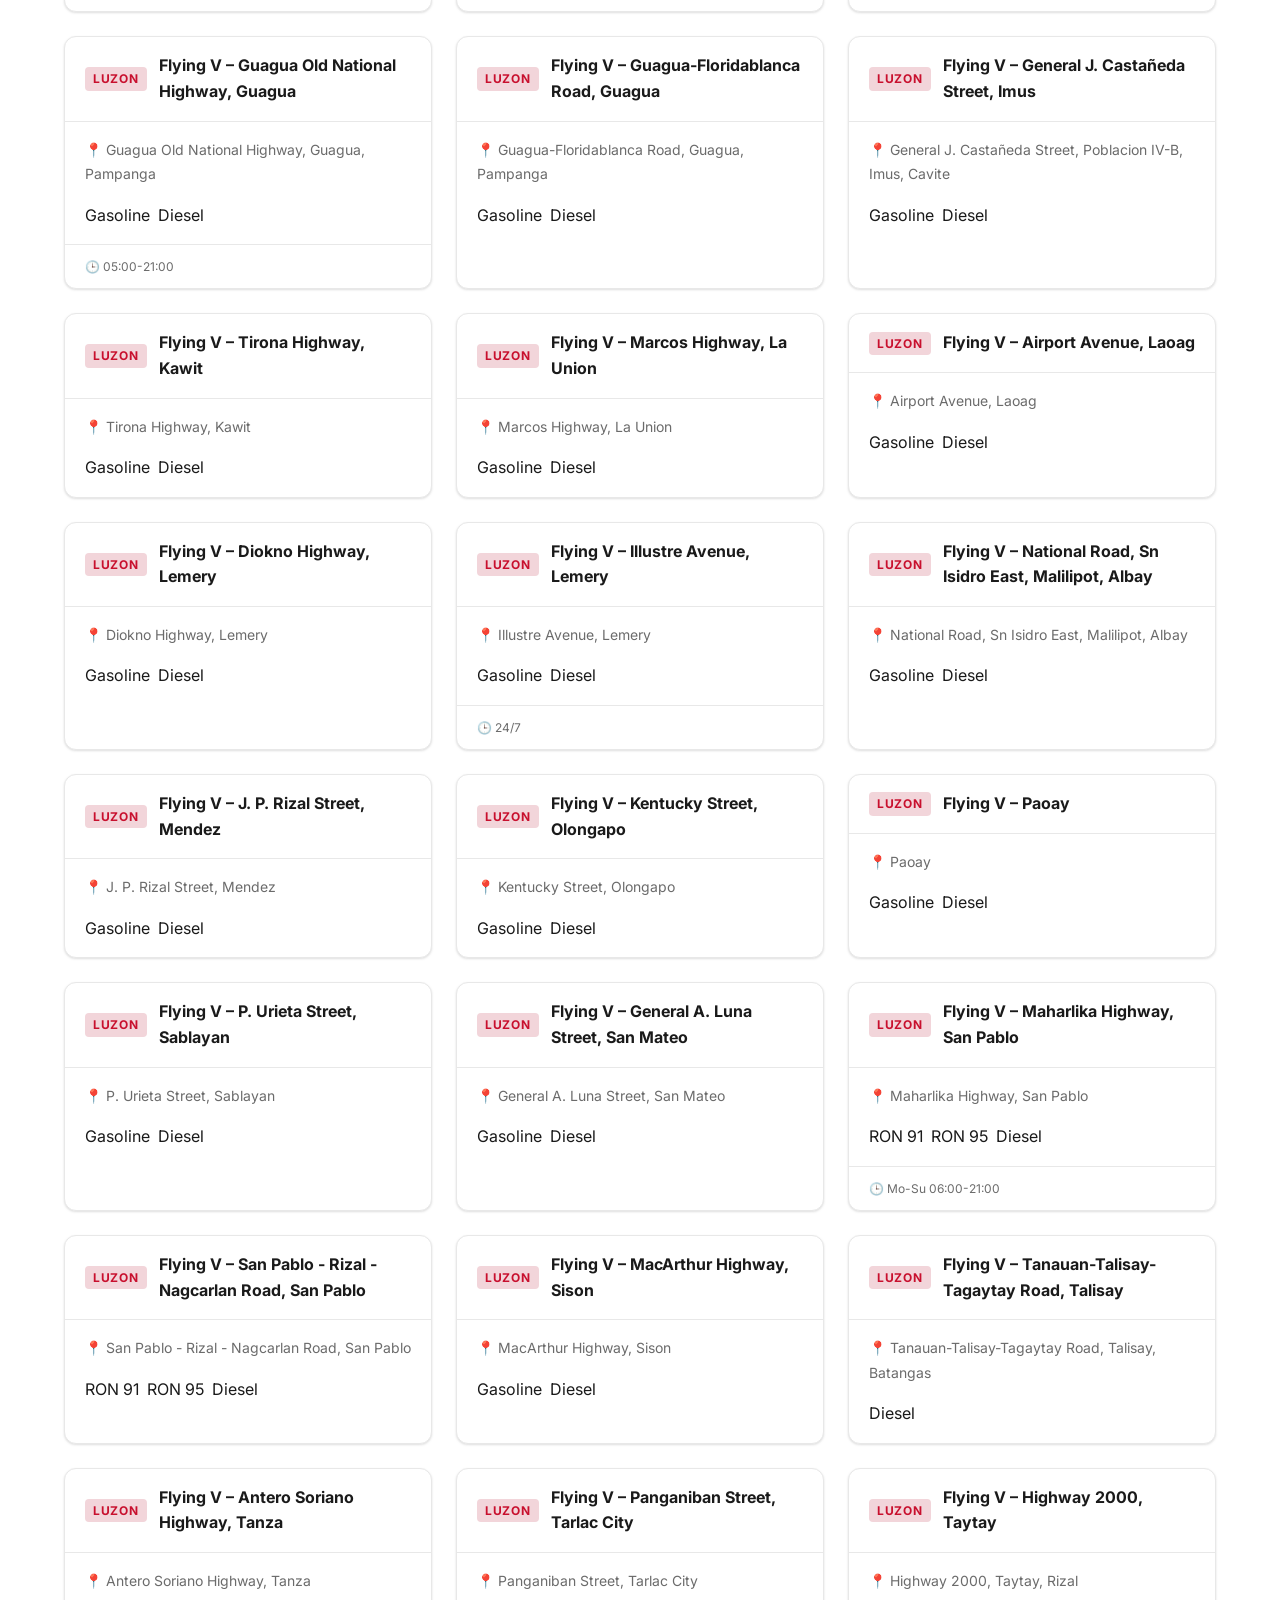
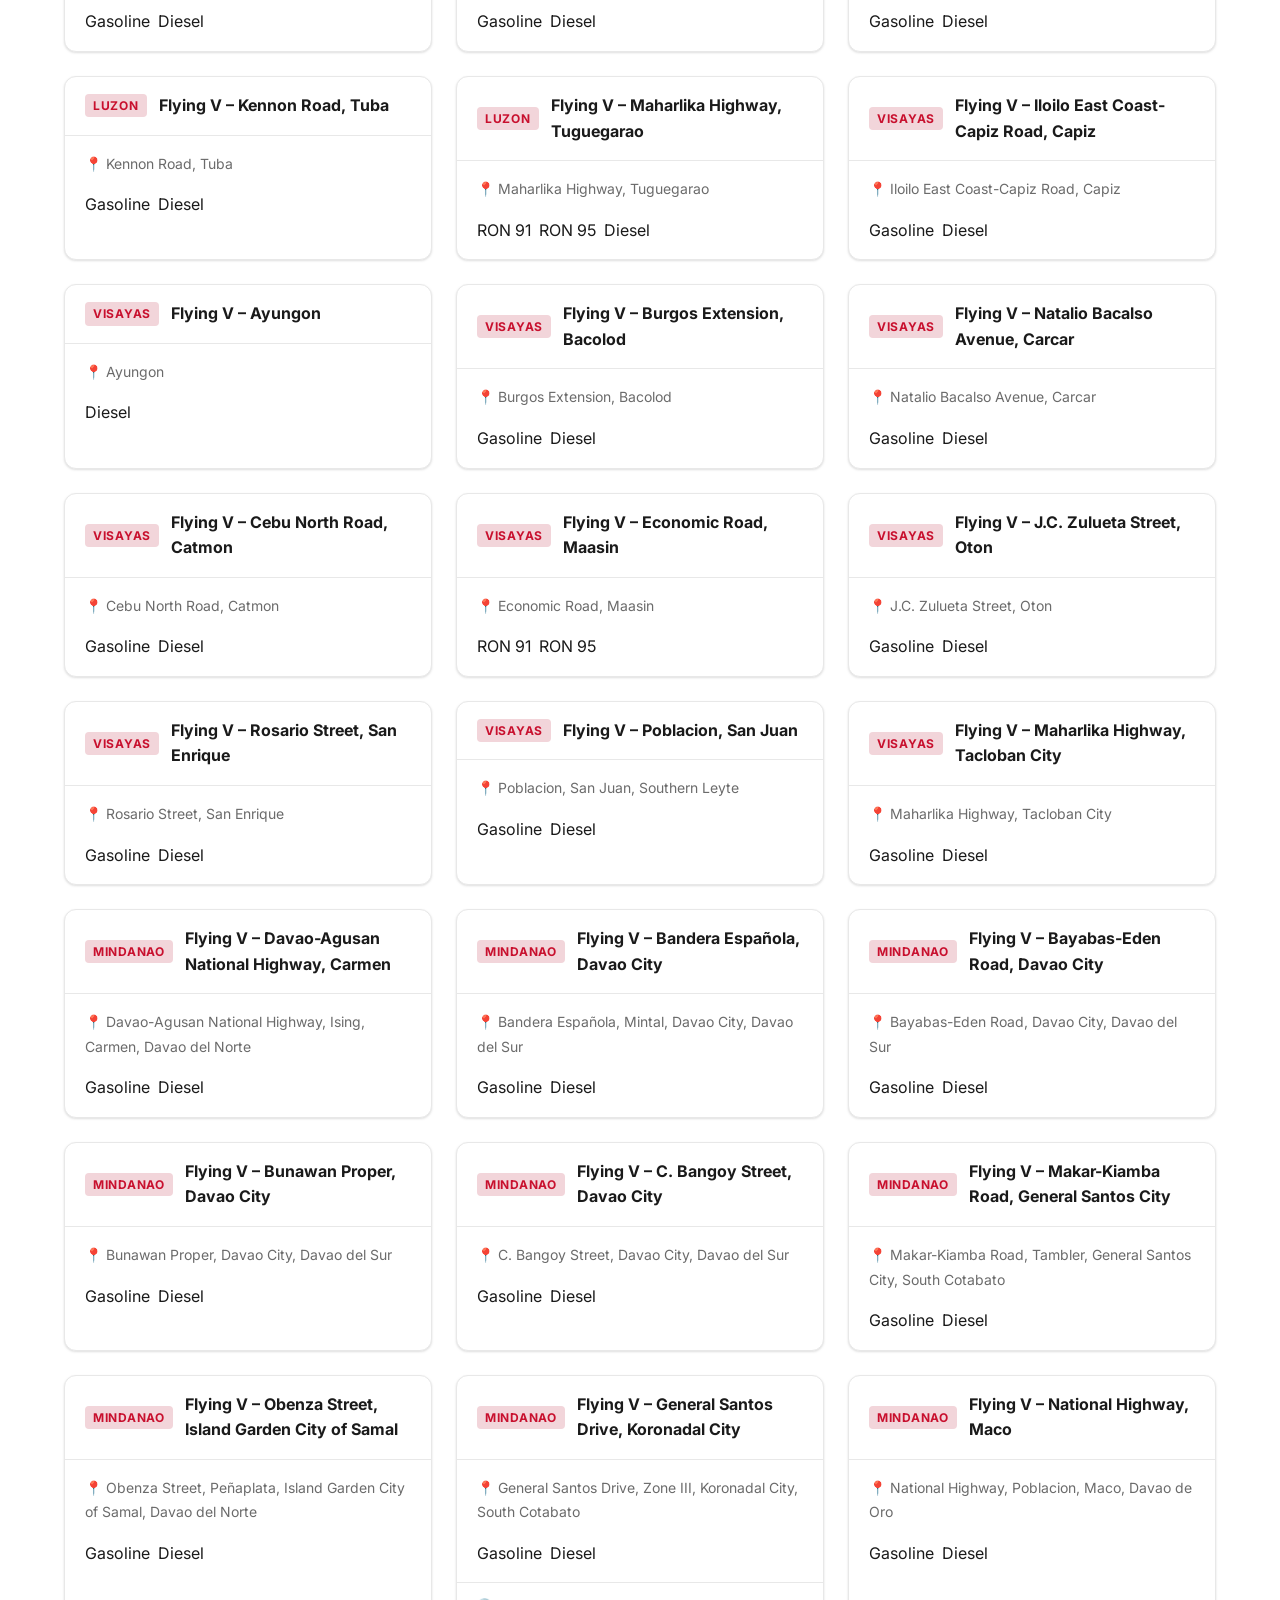
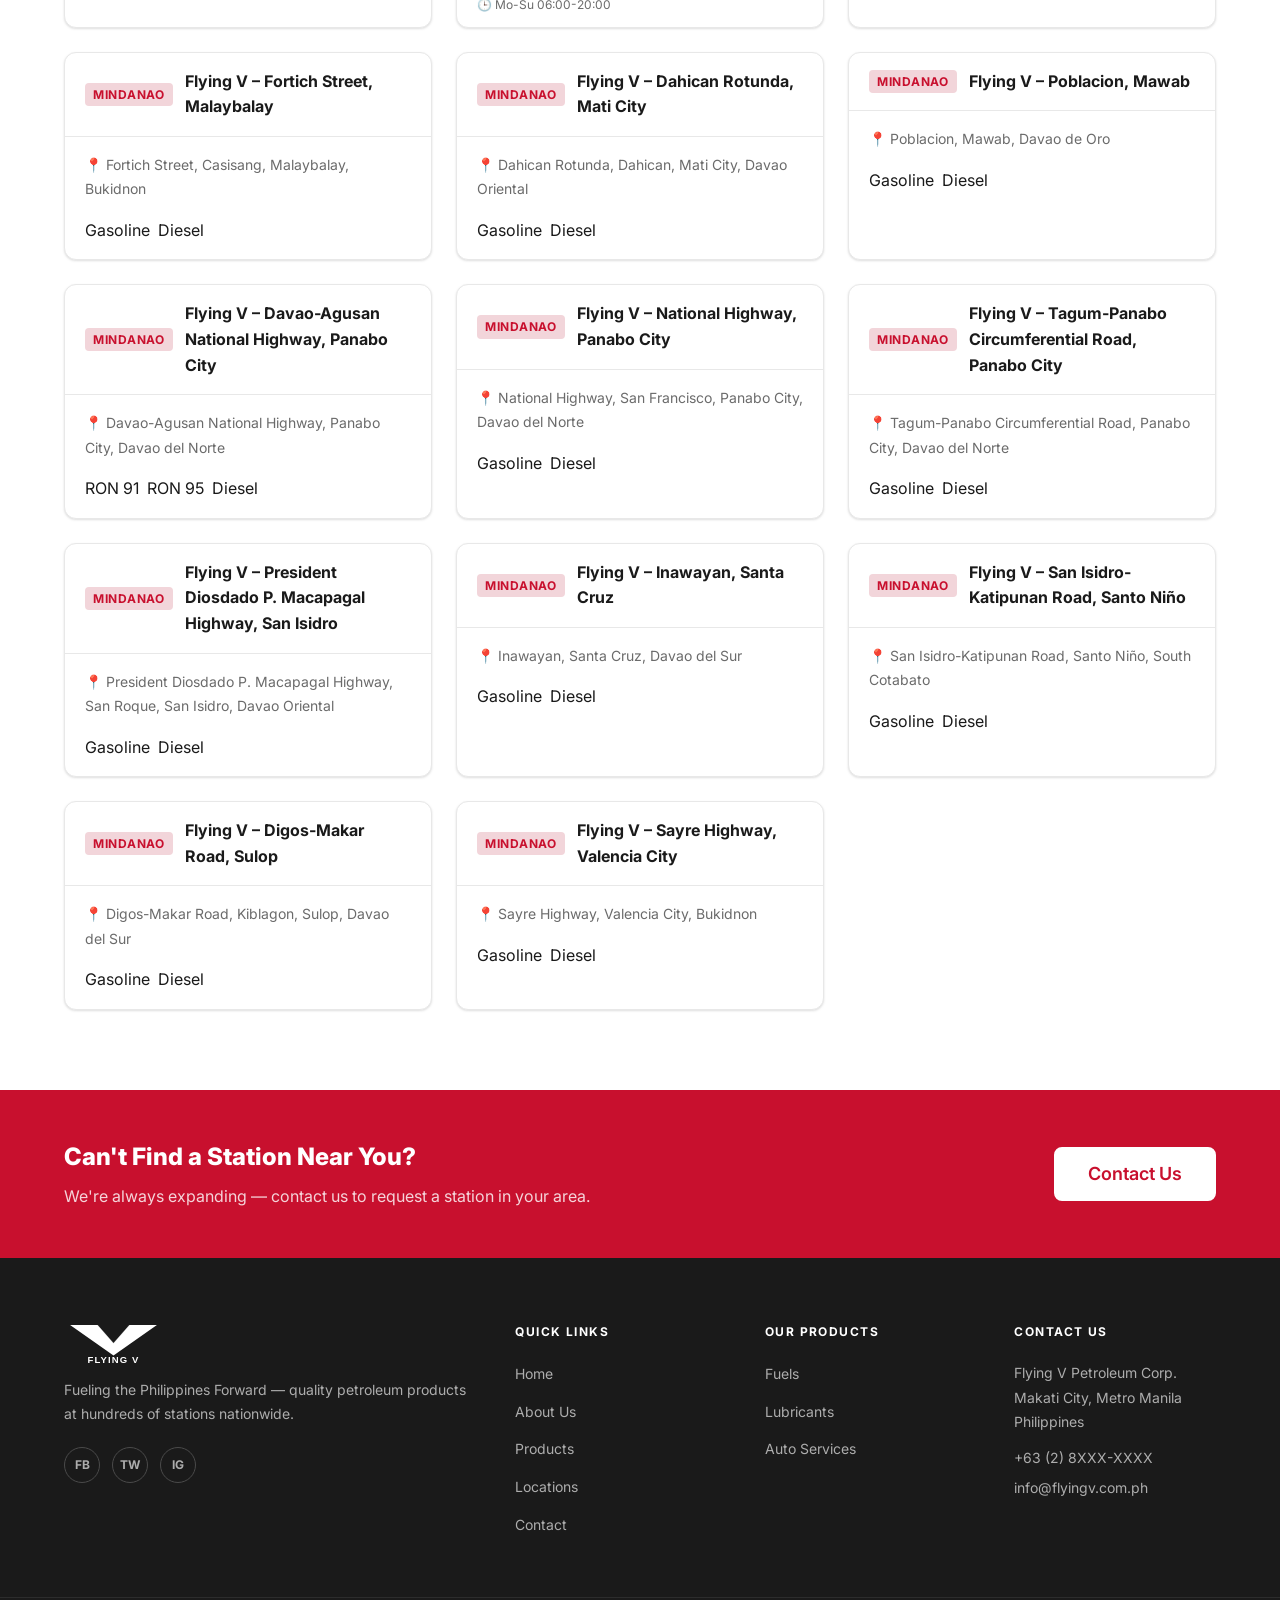
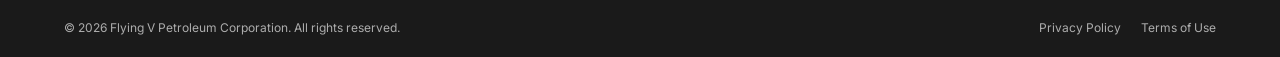
<file: locations.html>
<!DOCTYPE html>
<html lang="en">
<head>
  <meta charset="UTF-8">
  <meta name="viewport" content="width=device-width, initial-scale=1.0">
  <meta name="description" content="Find your nearest Flying V service station across NCR, Luzon, Visayas, and Mindanao.">
  <title>Locations | Flying V Petroleum Corporation</title>
  <link rel="canonical" href="https://flyingv.com.ph/locations.html">
  <meta name="theme-color" content="#C8102E">
  <link rel="icon" type="image/svg+xml" href="assets/images/logo.svg">
  <link rel="apple-touch-icon" href="assets/images/logo.svg">

  <meta property="og:type" content="website">
  <meta property="og:site_name" content="Flying V Petroleum Corporation">
  <meta property="og:title" content="Locations | Flying V Petroleum Corporation">
  <meta property="og:description" content="Find your nearest Flying V service station across NCR, Luzon, Visayas, and Mindanao.">
  <meta property="og:url" content="https://flyingv.com.ph/locations.html">
  <meta name="twitter:card" content="summary">
  <meta name="twitter:title" content="Locations | Flying V Petroleum Corporation">
  <meta name="twitter:description" content="Find your nearest Flying V service station across NCR, Luzon, Visayas, and Mindanao.">
  <link rel="preconnect" href="https://fonts.googleapis.com">
  <link rel="preconnect" href="https://fonts.gstatic.com" crossorigin>
  <link href="https://fonts.googleapis.com/css2?family=Inter:wght@400;500;600;700;800&display=swap" rel="stylesheet">
  <link rel="stylesheet" href="css/styles.css">
</head>
<body class="page-locations" data-page="locations">

  <!-- ═══════════════════════════════════════════════════════════ HEADER -->
  <header class="site-header" id="site-header">
    <div class="container">
      <a href="index.html" class="site-header__logo" aria-label="Flying V — Home">
        <img src="assets/images/logo.svg" alt="Flying V" class="site-header__logo-img" width="110" height="48">
      </a>

      <nav class="site-nav" id="site-nav" aria-label="Main navigation">
        <ul class="site-nav__list">
          <li><a href="index.html"     class="site-nav__link" data-page="home">Home</a></li>
          <li><a href="about.html"     class="site-nav__link" data-page="about">About</a></li>
          <li><a href="products.html"  class="site-nav__link" data-page="products">Products</a></li>
          <li><a href="locations.html" class="site-nav__link" data-page="locations">Locations</a></li>
          <li><a href="contact.html"   class="site-nav__link" data-page="contact">Contact</a></li>
        </ul>
      </nav>

      <div class="site-header__actions">
        <a href="locations.html" class="btn btn--primary btn--sm">Find a Station</a>
        <button class="hamburger" id="hamburger" aria-label="Toggle navigation menu" aria-expanded="false" aria-controls="site-nav">
          <span class="hamburger__line"></span>
          <span class="hamburger__line"></span>
          <span class="hamburger__line"></span>
        </button>
      </div>
    </div>
  </header>

  <main>

    <!-- ═══════════════════════════════════════════════════════ PAGE HERO -->
    <section class="page-hero" aria-label="Locations page hero">
      <div class="container">
        <span class="section-label page-hero__label">Station Locator</span>
        <h1 class="page-hero__title">Find a Station</h1>
        <p class="page-hero__desc">Hundreds of Flying V stations across Luzon, Visayas, and Mindanao — always near you.</p>
      </div>
    </section>

    <!-- ═══════════════════════════════════════════════════════ SEARCH BAR -->
    <section class="section section--light locator-search section--sm" aria-label="Station search">
      <div class="container">
        <div class="locator-search__bar" role="search">
          <div class="locator-search__field">
            <label for="search-keyword" class="sr-only">Search by city or station name</label>
            <input type="text"
                   id="search-keyword"
                   class="form-input"
                   placeholder="Search by city or station name…"
                   autocomplete="off">
          </div>
          <div class="locator-search__field">
            <label for="filter-region" class="sr-only">Filter by region</label>
            <select id="filter-region" class="form-select">
              <option value="">All Regions</option>
              <option value="ncr">NCR — Metro Manila</option>
              <option value="luzon">Luzon</option>
              <option value="visayas">Visayas</option>
              <option value="mindanao">Mindanao</option>
            </select>
          </div>
          <button id="btn-search" class="btn btn--primary">Search</button>
        </div>
        <p class="locator-search__count" role="status" aria-live="polite">
          Showing <strong id="station-count">0</strong> stations
        </p>
      </div>
    </section>

    <!-- ═══════════════════════════════════════════════════ STATION GRID -->
    <section class="section" aria-labelledby="stations-heading">
      <div class="container">
        <h2 class="sr-only" id="stations-heading">Station Listings</h2>

        <div class="station-grid" id="station-grid">
                                                                                                                                                                                                                                                          <!-- STATIONS:START — 182 stations (osm), fetched 2026-11-23 10:36 UTC -->

          <!-- ── NCR — Metro Manila (16) ── -->
          <article class="station-card" data-region="ncr">
            <div class="station-card__header">
              <span class="station-card__region-badge">NCR</span>
              <h3 class="station-card__name">Flying V – Tullahan Road, Caloocan</h3>
            </div>
            <div class="station-card__body">
              <p class="station-card__address">&#x1F4CD; Tullahan Road, Caloocan</p>
              <div class="station-card__services"><span class="station-card__service">Gasoline</span><span class="station-card__service">Diesel</span></div>
            </div>
          </article>
          <article class="station-card" data-region="ncr">
            <div class="station-card__header">
              <span class="station-card__region-badge">NCR</span>
              <h3 class="station-card__name">Flying V Tayuman</h3>
            </div>
            <div class="station-card__body">
              <p class="station-card__address">&#x1F4CD; 1497, Tayuman Street, Manila</p>
              <div class="station-card__services"><span class="station-card__service">RON 91</span><span class="station-card__service">Diesel</span></div>
            </div>
          </article>
          <article class="station-card" data-region="ncr">
            <div class="station-card__header">
              <span class="station-card__region-badge">NCR</span>
              <h3 class="station-card__name">Flying V – P. Sanchez Street, Manila</h3>
            </div>
            <div class="station-card__body">
              <p class="station-card__address">&#x1F4CD; P. Sanchez Street, Manila, Metro Manila</p>
              <div class="station-card__services"><span class="station-card__service">Gasoline</span><span class="station-card__service">Diesel</span></div>
            </div>
          </article>
          <article class="station-card" data-region="ncr">
            <div class="station-card__header">
              <span class="station-card__region-badge">NCR</span>
              <h3 class="station-card__name">Flying V – J. P. Rizal Street, Marikina</h3>
            </div>
            <div class="station-card__body">
              <p class="station-card__address">&#x1F4CD; J. P. Rizal Street, Marikina</p>
              <div class="station-card__services"><span class="station-card__service">Gasoline</span><span class="station-card__service">Diesel</span></div>
            </div>
          </article>
          <article class="station-card" data-region="ncr">
            <div class="station-card__header">
              <span class="station-card__region-badge">NCR</span>
              <h3 class="station-card__name">Flying V – Quirino Avenue, Parañaque</h3>
            </div>
            <div class="station-card__body">
              <p class="station-card__address">&#x1F4CD; Quirino Avenue, Parañaque</p>
              <div class="station-card__services"><span class="station-card__service">Gasoline</span><span class="station-card__service">Diesel</span></div>
            </div>
          </article>
          <article class="station-card" data-region="ncr">
            <div class="station-card__header">
              <span class="station-card__region-badge">NCR</span>
              <h3 class="station-card__name">Flying V – Alfonso Sandoval Avenue, Pasig</h3>
            </div>
            <div class="station-card__body">
              <p class="station-card__address">&#x1F4CD; Alfonso Sandoval Avenue, Pasig</p>
              <div class="station-card__services"><span class="station-card__service">Gasoline</span><span class="station-card__service">Diesel</span></div>
            </div>
          </article>
          <article class="station-card" data-region="ncr">
            <div class="station-card__header">
              <span class="station-card__region-badge">NCR</span>
              <h3 class="station-card__name">Flying V – Pasig</h3>
            </div>
            <div class="station-card__body">
              <p class="station-card__address">&#x1F4CD; Pasig, Metro Manila</p>
              <div class="station-card__services"><span class="station-card__service">Gasoline</span><span class="station-card__service">Diesel</span></div>
            </div>
          </article>
          <article class="station-card" data-region="ncr">
            <div class="station-card__header">
              <span class="station-card__region-badge">NCR</span>
              <h3 class="station-card__name">Flying V – San Guillermo Avenue, Pasig</h3>
            </div>
            <div class="station-card__body">
              <p class="station-card__address">&#x1F4CD; San Guillermo Avenue, Pasig, Metro Manila</p>
              <div class="station-card__services"><span class="station-card__service">Gasoline</span><span class="station-card__service">Diesel</span></div>
            </div>
          </article>
          <article class="station-card" data-region="ncr">
            <div class="station-card__header">
              <span class="station-card__region-badge">NCR</span>
              <h3 class="station-card__name">Flying V – M. Almeda Street, Pateros</h3>
            </div>
            <div class="station-card__body">
              <p class="station-card__address">&#x1F4CD; M. Almeda Street, Pateros</p>
              <div class="station-card__services"><span class="station-card__service">Gasoline</span><span class="station-card__service">Diesel</span></div>
            </div>
          </article>
          <article class="station-card" data-region="ncr">
            <div class="station-card__header">
              <span class="station-card__region-badge">NCR</span>
              <h3 class="station-card__name">Flying V Mindanao 1</h3>
            </div>
            <div class="station-card__body">
              <p class="station-card__address">&#x1F4CD; Mindanao Avenue, Quezon City</p>
              <div class="station-card__services"><span class="station-card__service">Gasoline</span><span class="station-card__service">Diesel</span></div>
            </div>
          </article>
          <article class="station-card" data-region="ncr">
            <div class="station-card__header">
              <span class="station-card__region-badge">NCR</span>
              <h3 class="station-card__name">Flying V – Quezon City</h3>
            </div>
            <div class="station-card__body">
              <p class="station-card__address">&#x1F4CD; Quezon City</p>
              <div class="station-card__services"><span class="station-card__service">Gasoline</span><span class="station-card__service">Diesel</span></div>
            </div>
          </article>
          <article class="station-card" data-region="ncr">
            <div class="station-card__header">
              <span class="station-card__region-badge">NCR</span>
              <h3 class="station-card__name">Flying V – Quirino Highway, Quezon City</h3>
            </div>
            <div class="station-card__body">
              <p class="station-card__address">&#x1F4CD; Quirino Highway, Quezon City</p>
              <div class="station-card__services"><span class="station-card__service">Gasoline</span><span class="station-card__service">Diesel</span></div>
            </div>
            <div class="station-card__footer">
              <span class="station-card__hours">&#x1F552; 24/7</span>
            </div>
          </article>
          <article class="station-card" data-region="ncr">
            <div class="station-card__header">
              <span class="station-card__region-badge">NCR</span>
              <h3 class="station-card__name">Flying V – Santolan Road, San Juan</h3>
            </div>
            <div class="station-card__body">
              <p class="station-card__address">&#x1F4CD; Santolan Road, San Juan</p>
              <div class="station-card__services"><span class="station-card__service">Gasoline</span><span class="station-card__service">Diesel</span></div>
            </div>
          </article>
          <article class="station-card" data-region="ncr">
            <div class="station-card__header">
              <span class="station-card__region-badge">NCR</span>
              <h3 class="station-card__name">Flying V – General Paulino Santos Avenue, Taguig</h3>
            </div>
            <div class="station-card__body">
              <p class="station-card__address">&#x1F4CD; General Paulino Santos Avenue, Taguig</p>
              <div class="station-card__services"><span class="station-card__service">RON 95</span><span class="station-card__service">Diesel</span></div>
            </div>
          </article>
          <article class="station-card" data-region="ncr">
            <div class="station-card__header">
              <span class="station-card__region-badge">NCR</span>
              <h3 class="station-card__name">Flying V – Kabesang Porong Street, Valenzuela</h3>
            </div>
            <div class="station-card__body">
              <p class="station-card__address">&#x1F4CD; Kabesang Porong Street, Valenzuela</p>
              <div class="station-card__services"><span class="station-card__service">RON 91</span><span class="station-card__service">RON 95</span><span class="station-card__service">Diesel</span></div>
            </div>
          </article>
          <article class="station-card" data-region="ncr">
            <div class="station-card__header">
              <span class="station-card__region-badge">NCR</span>
              <h3 class="station-card__name">Flying V – MacArthur Highway, Valenzuela</h3>
            </div>
            <div class="station-card__body">
              <p class="station-card__address">&#x1F4CD; MacArthur Highway, Valenzuela</p>
              <div class="station-card__services"><span class="station-card__service">RON 91</span><span class="station-card__service">RON 95</span><span class="station-card__service">Diesel</span></div>
            </div>
          </article>

          <!-- ── Luzon (136) ── -->
          <article class="station-card" data-region="luzon">
            <div class="station-card__header">
              <span class="station-card__region-badge">Luzon</span>
              <h3 class="station-card__name">Flying V Laoag 2</h3>
            </div>
            <div class="station-card__body">
              <p class="station-card__address">&#x1F4CD; Ilocos Norte</p>
              <div class="station-card__services"><span class="station-card__service">Gasoline</span><span class="station-card__service">Diesel</span></div>
            </div>
          </article>
          <article class="station-card" data-region="luzon">
            <div class="station-card__header">
              <span class="station-card__region-badge">Luzon</span>
              <h3 class="station-card__name">Flying V – 18 de Julio Street</h3>
            </div>
            <div class="station-card__body">
              <p class="station-card__address">&#x1F4CD; 18 de Julio Street</p>
              <div class="station-card__services"><span class="station-card__service">Gasoline</span><span class="station-card__service">Diesel</span></div>
            </div>
          </article>
          <article class="station-card" data-region="luzon">
            <div class="station-card__header">
              <span class="station-card__region-badge">Luzon</span>
              <h3 class="station-card__name">Flying V – A. Soriano, Jr. Avenue</h3>
            </div>
            <div class="station-card__body">
              <p class="station-card__address">&#x1F4CD; A. Soriano, Jr. Avenue</p>
              <div class="station-card__services"><span class="station-card__service">Gasoline</span><span class="station-card__service">Diesel</span></div>
            </div>
          </article>
          <article class="station-card" data-region="luzon">
            <div class="station-card__header">
              <span class="station-card__region-badge">Luzon</span>
              <h3 class="station-card__name">Flying V – A. del Rosario Street</h3>
            </div>
            <div class="station-card__body">
              <p class="station-card__address">&#x1F4CD; A. del Rosario Street</p>
              <div class="station-card__services"><span class="station-card__service">Gasoline</span><span class="station-card__service">Diesel</span></div>
            </div>
          </article>
          <article class="station-card" data-region="luzon">
            <div class="station-card__header">
              <span class="station-card__region-badge">Luzon</span>
              <h3 class="station-card__name">Flying V – Aklan West Road</h3>
            </div>
            <div class="station-card__body">
              <p class="station-card__address">&#x1F4CD; Aklan West Road</p>
              <div class="station-card__services"><span class="station-card__service">Gasoline</span><span class="station-card__service">Diesel</span></div>
            </div>
          </article>
          <article class="station-card" data-region="luzon">
            <div class="station-card__header">
              <span class="station-card__region-badge">Luzon</span>
              <h3 class="station-card__name">Flying V – Antique-Aklan Road</h3>
            </div>
            <div class="station-card__body">
              <p class="station-card__address">&#x1F4CD; Antique-Aklan Road</p>
              <div class="station-card__services"><span class="station-card__service">Gasoline</span><span class="station-card__service">Diesel</span></div>
            </div>
          </article>
          <article class="station-card" data-region="luzon">
            <div class="station-card__header">
              <span class="station-card__region-badge">Luzon</span>
              <h3 class="station-card__name">Flying V – Antique-Aklan Road</h3>
            </div>
            <div class="station-card__body">
              <p class="station-card__address">&#x1F4CD; Antique-Aklan Road</p>
              <div class="station-card__services"><span class="station-card__service">Gasoline</span><span class="station-card__service">Diesel</span></div>
            </div>
          </article>
          <article class="station-card" data-region="luzon">
            <div class="station-card__header">
              <span class="station-card__region-badge">Luzon</span>
              <h3 class="station-card__name">Flying V – Antonio A. Cosin Highway</h3>
            </div>
            <div class="station-card__body">
              <p class="station-card__address">&#x1F4CD; Antonio A. Cosin Highway</p>
              <div class="station-card__services"><span class="station-card__service">Gasoline</span><span class="station-card__service">Diesel</span></div>
            </div>
          </article>
          <article class="station-card" data-region="luzon">
            <div class="station-card__header">
              <span class="station-card__region-badge">Luzon</span>
              <h3 class="station-card__name">Flying V – Apalit-Macabebe Road</h3>
            </div>
            <div class="station-card__body">
              <p class="station-card__address">&#x1F4CD; Apalit-Macabebe Road</p>
              <div class="station-card__services"><span class="station-card__service">Gasoline</span><span class="station-card__service">Diesel</span></div>
            </div>
          </article>
          <article class="station-card" data-region="luzon">
            <div class="station-card__header">
              <span class="station-card__region-badge">Luzon</span>
              <h3 class="station-card__name">Flying V – Argonaut Highway</h3>
            </div>
            <div class="station-card__body">
              <p class="station-card__address">&#x1F4CD; Argonaut Highway</p>
              <div class="station-card__services"><span class="station-card__service">Gasoline</span><span class="station-card__service">Diesel</span></div>
            </div>
          </article>
          <article class="station-card" data-region="luzon">
            <div class="station-card__header">
              <span class="station-card__region-badge">Luzon</span>
              <h3 class="station-card__name">Flying V – Aurora Boulevard</h3>
            </div>
            <div class="station-card__body">
              <p class="station-card__address">&#x1F4CD; Aurora Boulevard</p>
              <div class="station-card__services"><span class="station-card__service">Gasoline</span><span class="station-card__service">Diesel</span></div>
            </div>
          </article>
          <article class="station-card" data-region="luzon">
            <div class="station-card__header">
              <span class="station-card__region-badge">Luzon</span>
              <h3 class="station-card__name">Flying V – Bacayan - Pit-os Road</h3>
            </div>
            <div class="station-card__body">
              <p class="station-card__address">&#x1F4CD; Bacayan - Pit-os Road</p>
              <div class="station-card__services"><span class="station-card__service">Gasoline</span><span class="station-card__service">Diesel</span></div>
            </div>
          </article>
          <article class="station-card" data-region="luzon">
            <div class="station-card__header">
              <span class="station-card__region-badge">Luzon</span>
              <h3 class="station-card__name">Flying V – Bagumbong Road</h3>
            </div>
            <div class="station-card__body">
              <p class="station-card__address">&#x1F4CD; Bagumbong Road</p>
              <div class="station-card__services"><span class="station-card__service">Gasoline</span><span class="station-card__service">Diesel</span></div>
            </div>
          </article>
          <article class="station-card" data-region="luzon">
            <div class="station-card__header">
              <span class="station-card__region-badge">Luzon</span>
              <h3 class="station-card__name">Flying V – Bancal-Leon Road</h3>
            </div>
            <div class="station-card__body">
              <p class="station-card__address">&#x1F4CD; Bancal-Leon Road</p>
              <div class="station-card__services"><span class="station-card__service">Gasoline</span><span class="station-card__service">Diesel</span></div>
            </div>
          </article>
          <article class="station-card" data-region="luzon">
            <div class="station-card__header">
              <span class="station-card__region-badge">Luzon</span>
              <h3 class="station-card__name">Flying V – Barotac Nuevo-Dumangas-Dacutan Wharf Road</h3>
            </div>
            <div class="station-card__body">
              <p class="station-card__address">&#x1F4CD; Barotac Nuevo-Dumangas-Dacutan Wharf Road</p>
              <div class="station-card__services"><span class="station-card__service">Gasoline</span><span class="station-card__service">Diesel</span></div>
            </div>
          </article>
          <article class="station-card" data-region="luzon">
            <div class="station-card__header">
              <span class="station-card__region-badge">Luzon</span>
              <h3 class="station-card__name">Flying V – Batangas</h3>
            </div>
            <div class="station-card__body">
              <p class="station-card__address">&#x1F4CD; Batangas</p>
              <div class="station-card__services"><span class="station-card__service">Gasoline</span><span class="station-card__service">Diesel</span></div>
            </div>
          </article>
          <article class="station-card" data-region="luzon">
            <div class="station-card__header">
              <span class="station-card__region-badge">Luzon</span>
              <h3 class="station-card__name">Flying V – Benigno S. Aquino Avenue</h3>
            </div>
            <div class="station-card__body">
              <p class="station-card__address">&#x1F4CD; Benigno S. Aquino Avenue</p>
              <div class="station-card__services"><span class="station-card__service">Gasoline</span><span class="station-card__service">Diesel</span></div>
            </div>
          </article>
          <article class="station-card" data-region="luzon">
            <div class="station-card__header">
              <span class="station-card__region-badge">Luzon</span>
              <h3 class="station-card__name">Flying V – Burgos Street</h3>
            </div>
            <div class="station-card__body">
              <p class="station-card__address">&#x1F4CD; Burgos Street</p>
              <div class="station-card__services"><span class="station-card__service">Gasoline</span><span class="station-card__service">Diesel</span></div>
            </div>
          </article>
          <article class="station-card" data-region="luzon">
            <div class="station-card__header">
              <span class="station-card__region-badge">Luzon</span>
              <h3 class="station-card__name">Flying V – Butuan-Cagayan de Oro-Iligan Road</h3>
            </div>
            <div class="station-card__body">
              <p class="station-card__address">&#x1F4CD; Butuan-Cagayan de Oro-Iligan Road</p>
              <div class="station-card__services"><span class="station-card__service">Gasoline</span><span class="station-card__service">Diesel</span></div>
            </div>
          </article>
          <article class="station-card" data-region="luzon">
            <div class="station-card__header">
              <span class="station-card__region-badge">Luzon</span>
              <h3 class="station-card__name">Flying V – Cagayan Valley Road</h3>
            </div>
            <div class="station-card__body">
              <p class="station-card__address">&#x1F4CD; Cagayan Valley Road</p>
              <div class="station-card__services"><span class="station-card__service">Gasoline</span><span class="station-card__service">Diesel</span></div>
            </div>
          </article>
          <article class="station-card" data-region="luzon">
            <div class="station-card__header">
              <span class="station-card__region-badge">Luzon</span>
              <h3 class="station-card__name">Flying V – Calapan South Road</h3>
            </div>
            <div class="station-card__body">
              <p class="station-card__address">&#x1F4CD; Calapan South Road</p>
              <div class="station-card__services"><span class="station-card__service">Gasoline</span><span class="station-card__service">Diesel</span></div>
            </div>
          </article>
          <article class="station-card" data-region="luzon">
            <div class="station-card__header">
              <span class="station-card__region-badge">Luzon</span>
              <h3 class="station-card__name">Flying V – Camalig Road</h3>
            </div>
            <div class="station-card__body">
              <p class="station-card__address">&#x1F4CD; Camalig Road</p>
              <div class="station-card__services"><span class="station-card__service">Gasoline</span><span class="station-card__service">Diesel</span></div>
            </div>
          </article>
          <article class="station-card" data-region="luzon">
            <div class="station-card__header">
              <span class="station-card__region-badge">Luzon</span>
              <h3 class="station-card__name">Flying V – Cansaga - Tayud Road</h3>
            </div>
            <div class="station-card__body">
              <p class="station-card__address">&#x1F4CD; Cansaga - Tayud Road</p>
              <div class="station-card__services"><span class="station-card__service">Gasoline</span><span class="station-card__service">Diesel</span></div>
            </div>
          </article>
          <article class="station-card" data-region="luzon">
            <div class="station-card__header">
              <span class="station-card__region-badge">Luzon</span>
              <h3 class="station-card__name">Flying V – Carlos P. Garcia Highway</h3>
            </div>
            <div class="station-card__body">
              <p class="station-card__address">&#x1F4CD; Carlos P. Garcia Highway</p>
              <div class="station-card__services"><span class="station-card__service">Diesel</span></div>
            </div>
          </article>
          <article class="station-card" data-region="luzon">
            <div class="station-card__header">
              <span class="station-card__region-badge">Luzon</span>
              <h3 class="station-card__name">Flying V – Carlos Street</h3>
            </div>
            <div class="station-card__body">
              <p class="station-card__address">&#x1F4CD; Carlos Street</p>
              <div class="station-card__services"><span class="station-card__service">Gasoline</span><span class="station-card__service">Diesel</span></div>
            </div>
          </article>
          <article class="station-card" data-region="luzon">
            <div class="station-card__header">
              <span class="station-card__region-badge">Luzon</span>
              <h3 class="station-card__name">Flying V – Carmona Avenue</h3>
            </div>
            <div class="station-card__body">
              <p class="station-card__address">&#x1F4CD; Carmona Avenue</p>
              <div class="station-card__services"><span class="station-card__service">Gasoline</span><span class="station-card__service">Diesel</span></div>
            </div>
          </article>
          <article class="station-card" data-region="luzon">
            <div class="station-card__header">
              <span class="station-card__region-badge">Luzon</span>
              <h3 class="station-card__name">Flying V – Colon Street</h3>
            </div>
            <div class="station-card__body">
              <p class="station-card__address">&#x1F4CD; Colon Street</p>
              <div class="station-card__services"><span class="station-card__service">Gasoline</span><span class="station-card__service">Diesel</span></div>
            </div>
          </article>
          <article class="station-card" data-region="luzon">
            <div class="station-card__header">
              <span class="station-card__region-badge">Luzon</span>
              <h3 class="station-card__name">Flying V – Congressman I. Veloso Road</h3>
            </div>
            <div class="station-card__body">
              <p class="station-card__address">&#x1F4CD; Congressman I. Veloso Road</p>
              <div class="station-card__services"><span class="station-card__service">Gasoline</span><span class="station-card__service">Diesel</span></div>
            </div>
          </article>
          <article class="station-card" data-region="luzon">
            <div class="station-card__header">
              <span class="station-card__region-badge">Luzon</span>
              <h3 class="station-card__name">Flying V – Davao-Cotabato National Highway</h3>
            </div>
            <div class="station-card__body">
              <p class="station-card__address">&#x1F4CD; Davao-Cotabato National Highway</p>
              <div class="station-card__services"><span class="station-card__service">Gasoline</span><span class="station-card__service">Diesel</span></div>
            </div>
          </article>
          <article class="station-card" data-region="luzon">
            <div class="station-card__header">
              <span class="station-card__region-badge">Luzon</span>
              <h3 class="station-card__name">Flying V – Doctor T.S. Kintanar Street</h3>
            </div>
            <div class="station-card__body">
              <p class="station-card__address">&#x1F4CD; Doctor T.S. Kintanar Street</p>
              <div class="station-card__services"><span class="station-card__service">Gasoline</span><span class="station-card__service">Diesel</span></div>
            </div>
          </article>
          <article class="station-card" data-region="luzon">
            <div class="station-card__header">
              <span class="station-card__region-badge">Luzon</span>
              <h3 class="station-card__name">Flying V – Don Abella Drive</h3>
            </div>
            <div class="station-card__body">
              <p class="station-card__address">&#x1F4CD; Don Abella Drive</p>
              <div class="station-card__services"><span class="station-card__service">Gasoline</span><span class="station-card__service">Diesel</span></div>
            </div>
          </article>
          <article class="station-card" data-region="luzon">
            <div class="station-card__header">
              <span class="station-card__region-badge">Luzon</span>
              <h3 class="station-card__name">Flying V – East Service Road</h3>
            </div>
            <div class="station-card__body">
              <p class="station-card__address">&#x1F4CD; East Service Road</p>
              <div class="station-card__services"><span class="station-card__service">Gasoline</span><span class="station-card__service">Diesel</span></div>
            </div>
          </article>
          <article class="station-card" data-region="luzon">
            <div class="station-card__header">
              <span class="station-card__region-badge">Luzon</span>
              <h3 class="station-card__name">Flying V – Elisco Road</h3>
            </div>
            <div class="station-card__body">
              <p class="station-card__address">&#x1F4CD; Elisco Road</p>
              <div class="station-card__services"><span class="station-card__service">Gasoline</span><span class="station-card__service">Diesel</span></div>
            </div>
          </article>
          <article class="station-card" data-region="luzon">
            <div class="station-card__header">
              <span class="station-card__region-badge">Luzon</span>
              <h3 class="station-card__name">Flying V – F. Gorriceta Avenue</h3>
            </div>
            <div class="station-card__body">
              <p class="station-card__address">&#x1F4CD; F. Gorriceta Avenue</p>
              <div class="station-card__services"><span class="station-card__service">Gasoline</span><span class="station-card__service">Diesel</span></div>
            </div>
          </article>
          <article class="station-card" data-region="luzon">
            <div class="station-card__header">
              <span class="station-card__region-badge">Luzon</span>
              <h3 class="station-card__name">Flying V – Felix Y. Manalo Street</h3>
            </div>
            <div class="station-card__body">
              <p class="station-card__address">&#x1F4CD; Felix Y. Manalo Street</p>
              <div class="station-card__services"><span class="station-card__service">Gasoline</span><span class="station-card__service">Diesel</span></div>
            </div>
          </article>
          <article class="station-card" data-region="luzon">
            <div class="station-card__header">
              <span class="station-card__region-badge">Luzon</span>
              <h3 class="station-card__name">Flying V – General Luis Street</h3>
            </div>
            <div class="station-card__body">
              <p class="station-card__address">&#x1F4CD; General Luis Street</p>
              <div class="station-card__services"><span class="station-card__service">Gasoline</span><span class="station-card__service">Diesel</span></div>
            </div>
          </article>
          <article class="station-card" data-region="luzon">
            <div class="station-card__header">
              <span class="station-card__region-badge">Luzon</span>
              <h3 class="station-card__name">Flying V – General Luna</h3>
            </div>
            <div class="station-card__body">
              <p class="station-card__address">&#x1F4CD; General Luna</p>
              <div class="station-card__services"><span class="station-card__service">Gasoline</span><span class="station-card__service">Diesel</span></div>
            </div>
            <div class="station-card__footer">
              <span class="station-card__hours">&#x1F552; 05:00-19:00</span>
            </div>
          </article>
          <article class="station-card" data-region="luzon">
            <div class="station-card__header">
              <span class="station-card__region-badge">Luzon</span>
              <h3 class="station-card__name">Flying V – Governor F. Halili Avenue</h3>
            </div>
            <div class="station-card__body">
              <p class="station-card__address">&#x1F4CD; Governor F. Halili Avenue</p>
              <div class="station-card__services"><span class="station-card__service">Gasoline</span><span class="station-card__service">Diesel</span></div>
            </div>
          </article>
          <article class="station-card" data-region="luzon">
            <div class="station-card__header">
              <span class="station-card__region-badge">Luzon</span>
              <h3 class="station-card__name">Flying V – Governor's Drive, Cavite</h3>
            </div>
            <div class="station-card__body">
              <p class="station-card__address">&#x1F4CD; Governor's Drive, Cavite</p>
              <div class="station-card__services"><span class="station-card__service">Gasoline</span><span class="station-card__service">Diesel</span></div>
            </div>
          </article>
          <article class="station-card" data-region="luzon">
            <div class="station-card__header">
              <span class="station-card__region-badge">Luzon</span>
              <h3 class="station-card__name">Flying V – Guzman Street</h3>
            </div>
            <div class="station-card__body">
              <p class="station-card__address">&#x1F4CD; Guzman Street</p>
              <div class="station-card__services"><span class="station-card__service">RON 91</span><span class="station-card__service">RON 95</span><span class="station-card__service">Diesel</span></div>
            </div>
          </article>
          <article class="station-card" data-region="luzon">
            <div class="station-card__header">
              <span class="station-card__region-badge">Luzon</span>
              <h3 class="station-card__name">Flying V – Hagonoy-Paombong Road</h3>
            </div>
            <div class="station-card__body">
              <p class="station-card__address">&#x1F4CD; Hagonoy-Paombong Road</p>
              <div class="station-card__services"><span class="station-card__service">Gasoline</span><span class="station-card__service">Diesel</span></div>
            </div>
          </article>
          <article class="station-card" data-region="luzon">
            <div class="station-card__header">
              <span class="station-card__region-badge">Luzon</span>
              <h3 class="station-card__name">Flying V – Halsema Highway, Benguet</h3>
            </div>
            <div class="station-card__body">
              <p class="station-card__address">&#x1F4CD; Halsema Highway, Benguet</p>
              <div class="station-card__services"><span class="station-card__service">Gasoline</span><span class="station-card__service">Diesel</span></div>
            </div>
          </article>
          <article class="station-card" data-region="luzon">
            <div class="station-card__header">
              <span class="station-card__region-badge">Luzon</span>
              <h3 class="station-card__name">Flying V – Ilocos Sur</h3>
            </div>
            <div class="station-card__body">
              <p class="station-card__address">&#x1F4CD; Ilocos Sur</p>
              <div class="station-card__services"><span class="station-card__service">Gasoline</span><span class="station-card__service">Diesel</span></div>
            </div>
          </article>
          <article class="station-card" data-region="luzon">
            <div class="station-card__header">
              <span class="station-card__region-badge">Luzon</span>
              <h3 class="station-card__name">Flying V – J. Bernardo Street</h3>
            </div>
            <div class="station-card__body">
              <p class="station-card__address">&#x1F4CD; J. Bernardo Street</p>
              <div class="station-card__services"><span class="station-card__service">Gasoline</span><span class="station-card__service">Diesel</span></div>
            </div>
          </article>
          <article class="station-card" data-region="luzon">
            <div class="station-card__header">
              <span class="station-card__region-badge">Luzon</span>
              <h3 class="station-card__name">Flying V – J. P. Rizal Street</h3>
            </div>
            <div class="station-card__body">
              <p class="station-card__address">&#x1F4CD; J. P. Rizal Street</p>
              <div class="station-card__services"><span class="station-card__service">Gasoline</span><span class="station-card__service">Diesel</span></div>
            </div>
          </article>
          <article class="station-card" data-region="luzon">
            <div class="station-card__header">
              <span class="station-card__region-badge">Luzon</span>
              <h3 class="station-card__name">Flying V – J. Rosales Avenue</h3>
            </div>
            <div class="station-card__body">
              <p class="station-card__address">&#x1F4CD; J. Rosales Avenue</p>
              <div class="station-card__services"><span class="station-card__service">Gasoline</span><span class="station-card__service">Diesel</span></div>
            </div>
          </article>
          <article class="station-card" data-region="luzon">
            <div class="station-card__header">
              <span class="station-card__region-badge">Luzon</span>
              <h3 class="station-card__name">Flying V – Jose Abad Santos Avenue</h3>
            </div>
            <div class="station-card__body">
              <p class="station-card__address">&#x1F4CD; Jose Abad Santos Avenue</p>
              <div class="station-card__services"><span class="station-card__service">Gasoline</span><span class="station-card__service">Diesel</span></div>
            </div>
            <div class="station-card__footer">
              <span class="station-card__hours">&#x1F552; 05:00-21:00</span>
            </div>
          </article>
          <article class="station-card" data-region="luzon">
            <div class="station-card__header">
              <span class="station-card__region-badge">Luzon</span>
              <h3 class="station-card__name">Flying V – Jose Abad Santos Avenue</h3>
            </div>
            <div class="station-card__body">
              <p class="station-card__address">&#x1F4CD; Jose Abad Santos Avenue</p>
              <div class="station-card__services"><span class="station-card__service">Gasoline</span><span class="station-card__service">Diesel</span></div>
            </div>
            <div class="station-card__footer">
              <span class="station-card__hours">&#x1F552; 00:00-24:00</span>
            </div>
          </article>
          <article class="station-card" data-region="luzon">
            <div class="station-card__header">
              <span class="station-card__region-badge">Luzon</span>
              <h3 class="station-card__name">Flying V – Josefa Llanes Escoda National Highway, Ilocos Norte</h3>
            </div>
            <div class="station-card__body">
              <p class="station-card__address">&#x1F4CD; Josefa Llanes Escoda National Highway, Ilocos Norte</p>
              <div class="station-card__services"><span class="station-card__service">Gasoline</span><span class="station-card__service">Diesel</span></div>
            </div>
          </article>
          <article class="station-card" data-region="luzon">
            <div class="station-card__header">
              <span class="station-card__region-badge">Luzon</span>
              <h3 class="station-card__name">Flying V – Kambal Road</h3>
            </div>
            <div class="station-card__body">
              <p class="station-card__address">&#x1F4CD; Kambal Road</p>
              <div class="station-card__services"><span class="station-card__service">Gasoline</span><span class="station-card__service">Diesel</span></div>
            </div>
          </article>
          <article class="station-card" data-region="luzon">
            <div class="station-card__header">
              <span class="station-card__region-badge">Luzon</span>
              <h3 class="station-card__name">Flying V – Koronadal City-Tacurong City National Highway</h3>
            </div>
            <div class="station-card__body">
              <p class="station-card__address">&#x1F4CD; Koronadal City-Tacurong City National Highway</p>
              <div class="station-card__services"><span class="station-card__service">Gasoline</span><span class="station-card__service">Diesel</span></div>
            </div>
          </article>
          <article class="station-card" data-region="luzon">
            <div class="station-card__header">
              <span class="station-card__region-badge">Luzon</span>
              <h3 class="station-card__name">Flying V – Krus Street</h3>
            </div>
            <div class="station-card__body">
              <p class="station-card__address">&#x1F4CD; Krus Street</p>
              <div class="station-card__services"><span class="station-card__service">Gasoline</span><span class="station-card__service">Diesel</span></div>
            </div>
          </article>
          <article class="station-card" data-region="luzon">
            <div class="station-card__header">
              <span class="station-card__region-badge">Luzon</span>
              <h3 class="station-card__name">Flying V – La Paz - Victoria Road</h3>
            </div>
            <div class="station-card__body">
              <p class="station-card__address">&#x1F4CD; La Paz - Victoria Road</p>
              <div class="station-card__services"><span class="station-card__service">Diesel</span></div>
            </div>
          </article>
          <article class="station-card" data-region="luzon">
            <div class="station-card__header">
              <span class="station-card__region-badge">Luzon</span>
              <h3 class="station-card__name">Flying V – Laon Laan Street</h3>
            </div>
            <div class="station-card__body">
              <p class="station-card__address">&#x1F4CD; Laon Laan Street</p>
              <div class="station-card__services"><span class="station-card__service">Gasoline</span><span class="station-card__service">Diesel</span></div>
            </div>
          </article>
          <article class="station-card" data-region="luzon">
            <div class="station-card__header">
              <span class="station-card__region-badge">Luzon</span>
              <h3 class="station-card__name">Flying V – Leon Garcia Street</h3>
            </div>
            <div class="station-card__body">
              <p class="station-card__address">&#x1F4CD; Leon Garcia Street</p>
              <div class="station-card__services"><span class="station-card__service">Gasoline</span><span class="station-card__service">Diesel</span></div>
            </div>
          </article>
          <article class="station-card" data-region="luzon">
            <div class="station-card__header">
              <span class="station-card__region-badge">Luzon</span>
              <h3 class="station-card__name">Flying V – Longlong Road</h3>
            </div>
            <div class="station-card__body">
              <p class="station-card__address">&#x1F4CD; Longlong Road</p>
              <div class="station-card__services"><span class="station-card__service">Gasoline</span><span class="station-card__service">Diesel</span></div>
            </div>
          </article>
          <article class="station-card" data-region="luzon">
            <div class="station-card__header">
              <span class="station-card__region-badge">Luzon</span>
              <h3 class="station-card__name">Flying V – Luis Dizon Road</h3>
            </div>
            <div class="station-card__body">
              <p class="station-card__address">&#x1F4CD; Luis Dizon Road</p>
              <div class="station-card__services"><span class="station-card__service">Gasoline</span><span class="station-card__service">Diesel</span></div>
            </div>
            <div class="station-card__footer">
              <span class="station-card__hours">&#x1F552; 06:00-19:00</span>
            </div>
          </article>
          <article class="station-card" data-region="luzon">
            <div class="station-card__header">
              <span class="station-card__region-badge">Luzon</span>
              <h3 class="station-card__name">Flying V – Luna Street</h3>
            </div>
            <div class="station-card__body">
              <p class="station-card__address">&#x1F4CD; Luna Street</p>
              <div class="station-card__services"><span class="station-card__service">Gasoline</span><span class="station-card__service">Diesel</span></div>
            </div>
          </article>
          <article class="station-card" data-region="luzon">
            <div class="station-card__header">
              <span class="station-card__region-badge">Luzon</span>
              <h3 class="station-card__name">Flying V – Magalang-Arayat Road</h3>
            </div>
            <div class="station-card__body">
              <p class="station-card__address">&#x1F4CD; Magalang-Arayat Road</p>
              <div class="station-card__services"><span class="station-card__service">Gasoline</span><span class="station-card__service">Diesel</span></div>
            </div>
            <div class="station-card__footer">
              <span class="station-card__hours">&#x1F552; 04:30-22:00</span>
            </div>
          </article>
          <article class="station-card" data-region="luzon">
            <div class="station-card__header">
              <span class="station-card__region-badge">Luzon</span>
              <h3 class="station-card__name">Flying V – Maharlika Highway</h3>
            </div>
            <div class="station-card__body">
              <p class="station-card__address">&#x1F4CD; Maharlika Highway</p>
              <div class="station-card__services"><span class="station-card__service">Gasoline</span><span class="station-card__service">Diesel</span></div>
            </div>
          </article>
          <article class="station-card" data-region="luzon">
            <div class="station-card__header">
              <span class="station-card__region-badge">Luzon</span>
              <h3 class="station-card__name">Flying V – Maharlika Highway</h3>
            </div>
            <div class="station-card__body">
              <p class="station-card__address">&#x1F4CD; Maharlika Highway</p>
              <div class="station-card__services"><span class="station-card__service">Gasoline</span><span class="station-card__service">Diesel</span></div>
            </div>
          </article>
          <article class="station-card" data-region="luzon">
            <div class="station-card__header">
              <span class="station-card__region-badge">Luzon</span>
              <h3 class="station-card__name">Flying V – Maharlika Highway</h3>
            </div>
            <div class="station-card__body">
              <p class="station-card__address">&#x1F4CD; Maharlika Highway</p>
              <div class="station-card__services"><span class="station-card__service">Gasoline</span><span class="station-card__service">Diesel</span></div>
            </div>
          </article>
          <article class="station-card" data-region="luzon">
            <div class="station-card__header">
              <span class="station-card__region-badge">Luzon</span>
              <h3 class="station-card__name">Flying V – Maharlika Highway</h3>
            </div>
            <div class="station-card__body">
              <p class="station-card__address">&#x1F4CD; Maharlika Highway</p>
              <div class="station-card__services"><span class="station-card__service">Gasoline</span><span class="station-card__service">Diesel</span></div>
            </div>
          </article>
          <article class="station-card" data-region="luzon">
            <div class="station-card__header">
              <span class="station-card__region-badge">Luzon</span>
              <h3 class="station-card__name">Flying V – Maharlika Highway</h3>
            </div>
            <div class="station-card__body">
              <p class="station-card__address">&#x1F4CD; Maharlika Highway</p>
              <div class="station-card__services"><span class="station-card__service">Gasoline</span><span class="station-card__service">Diesel</span></div>
            </div>
          </article>
          <article class="station-card" data-region="luzon">
            <div class="station-card__header">
              <span class="station-card__region-badge">Luzon</span>
              <h3 class="station-card__name">Flying V – Maharlika Highway, Nueva Ecija</h3>
            </div>
            <div class="station-card__body">
              <p class="station-card__address">&#x1F4CD; Maharlika Highway, Nueva Ecija</p>
              <div class="station-card__services"><span class="station-card__service">Gasoline</span><span class="station-card__service">Diesel</span></div>
            </div>
          </article>
          <article class="station-card" data-region="luzon">
            <div class="station-card__header">
              <span class="station-card__region-badge">Luzon</span>
              <h3 class="station-card__name">Flying V – Makar-Marbel Road</h3>
            </div>
            <div class="station-card__body">
              <p class="station-card__address">&#x1F4CD; Makar-Marbel Road</p>
              <div class="station-card__services"><span class="station-card__service">Gasoline</span><span class="station-card__service">Diesel</span></div>
            </div>
          </article>
          <article class="station-card" data-region="luzon">
            <div class="station-card__header">
              <span class="station-card__region-badge">Luzon</span>
              <h3 class="station-card__name">Flying V – Manila East Road</h3>
            </div>
            <div class="station-card__body">
              <p class="station-card__address">&#x1F4CD; Manila East Road</p>
              <div class="station-card__services"><span class="station-card__service">Gasoline</span><span class="station-card__service">Diesel</span></div>
            </div>
          </article>
          <article class="station-card" data-region="luzon">
            <div class="station-card__header">
              <span class="station-card__region-badge">Luzon</span>
              <h3 class="station-card__name">Flying V – Manila East Road, Rizal</h3>
            </div>
            <div class="station-card__body">
              <p class="station-card__address">&#x1F4CD; Manila East Road, Rizal</p>
              <div class="station-card__services"><span class="station-card__service">Gasoline</span><span class="station-card__service">Diesel</span></div>
            </div>
          </article>
          <article class="station-card" data-region="luzon">
            <div class="station-card__header">
              <span class="station-card__region-badge">Luzon</span>
              <h3 class="station-card__name">Flying V – Manila North Road</h3>
            </div>
            <div class="station-card__body">
              <p class="station-card__address">&#x1F4CD; Manila North Road</p>
              <div class="station-card__services"><span class="station-card__service">Gasoline</span><span class="station-card__service">Diesel</span></div>
            </div>
          </article>
          <article class="station-card" data-region="luzon">
            <div class="station-card__header">
              <span class="station-card__region-badge">Luzon</span>
              <h3 class="station-card__name">Flying V – Manila North Road</h3>
            </div>
            <div class="station-card__body">
              <p class="station-card__address">&#x1F4CD; Manila North Road</p>
              <div class="station-card__services"><span class="station-card__service">Gasoline</span><span class="station-card__service">Diesel</span></div>
            </div>
          </article>
          <article class="station-card" data-region="luzon">
            <div class="station-card__header">
              <span class="station-card__region-badge">Luzon</span>
              <h3 class="station-card__name">Flying V – Manila North Road</h3>
            </div>
            <div class="station-card__body">
              <p class="station-card__address">&#x1F4CD; Manila North Road</p>
              <div class="station-card__services"><span class="station-card__service">Gasoline</span><span class="station-card__service">Diesel</span></div>
            </div>
          </article>
          <article class="station-card" data-region="luzon">
            <div class="station-card__header">
              <span class="station-card__region-badge">Luzon</span>
              <h3 class="station-card__name">Flying V – Manila North Road</h3>
            </div>
            <div class="station-card__body">
              <p class="station-card__address">&#x1F4CD; Manila North Road</p>
              <div class="station-card__services"><span class="station-card__service">RON 91</span><span class="station-card__service">RON 95</span><span class="station-card__service">Diesel</span></div>
            </div>
          </article>
          <article class="station-card" data-region="luzon">
            <div class="station-card__header">
              <span class="station-card__region-badge">Luzon</span>
              <h3 class="station-card__name">Flying V – Merida-Ormoc Road</h3>
            </div>
            <div class="station-card__body">
              <p class="station-card__address">&#x1F4CD; Merida-Ormoc Road</p>
              <div class="station-card__services"><span class="station-card__service">Gasoline</span><span class="station-card__service">Diesel</span></div>
            </div>
          </article>
          <article class="station-card" data-region="luzon">
            <div class="station-card__header">
              <span class="station-card__region-badge">Luzon</span>
              <h3 class="station-card__name">Flying V – Mount Apo Avenue</h3>
            </div>
            <div class="station-card__body">
              <p class="station-card__address">&#x1F4CD; Mount Apo Avenue</p>
              <div class="station-card__services"><span class="station-card__service">Gasoline</span><span class="station-card__service">Diesel</span></div>
            </div>
          </article>
          <article class="station-card" data-region="luzon">
            <div class="station-card__header">
              <span class="station-card__region-badge">Luzon</span>
              <h3 class="station-card__name">Flying V – National Highway</h3>
            </div>
            <div class="station-card__body">
              <p class="station-card__address">&#x1F4CD; National Highway, Tres de Mayo</p>
              <div class="station-card__services"><span class="station-card__service">Gasoline</span><span class="station-card__service">Diesel</span></div>
            </div>
          </article>
          <article class="station-card" data-region="luzon">
            <div class="station-card__header">
              <span class="station-card__region-badge">Luzon</span>
              <h3 class="station-card__name">Flying V – Nueva Valencia National Road</h3>
            </div>
            <div class="station-card__body">
              <p class="station-card__address">&#x1F4CD; Nueva Valencia National Road</p>
              <div class="station-card__services"><span class="station-card__service">Gasoline</span><span class="station-card__service">Diesel</span></div>
            </div>
          </article>
          <article class="station-card" data-region="luzon">
            <div class="station-card__header">
              <span class="station-card__region-badge">Luzon</span>
              <h3 class="station-card__name">Flying V – Pagadian-Zamboanga City Highway</h3>
            </div>
            <div class="station-card__body">
              <p class="station-card__address">&#x1F4CD; Pagadian-Zamboanga City Highway</p>
              <div class="station-card__services"><span class="station-card__service">Gasoline</span><span class="station-card__service">Diesel</span></div>
            </div>
          </article>
          <article class="station-card" data-region="luzon">
            <div class="station-card__header">
              <span class="station-card__region-badge">Luzon</span>
              <h3 class="station-card__name">Flying V – Payatas Road</h3>
            </div>
            <div class="station-card__body">
              <p class="station-card__address">&#x1F4CD; Payatas Road</p>
              <div class="station-card__services"><span class="station-card__service">Gasoline</span><span class="station-card__service">Diesel</span></div>
            </div>
          </article>
          <article class="station-card" data-region="luzon">
            <div class="station-card__header">
              <span class="station-card__region-badge">Luzon</span>
              <h3 class="station-card__name">Flying V – Quarry Road</h3>
            </div>
            <div class="station-card__body">
              <p class="station-card__address">&#x1F4CD; Quarry Road</p>
              <div class="station-card__services"><span class="station-card__service">Gasoline</span><span class="station-card__service">Diesel</span></div>
            </div>
          </article>
          <article class="station-card" data-region="luzon">
            <div class="station-card__header">
              <span class="station-card__region-badge">Luzon</span>
              <h3 class="station-card__name">Flying V – Quezon</h3>
            </div>
            <div class="station-card__body">
              <p class="station-card__address">&#x1F4CD; Quezon</p>
              <div class="station-card__services"><span class="station-card__service">RON 91</span><span class="station-card__service">RON 95</span><span class="station-card__service">Diesel</span></div>
            </div>
          </article>
          <article class="station-card" data-region="luzon">
            <div class="station-card__header">
              <span class="station-card__region-badge">Luzon</span>
              <h3 class="station-card__name">Flying V – Quezon Street</h3>
            </div>
            <div class="station-card__body">
              <p class="station-card__address">&#x1F4CD; Quezon Street</p>
              <div class="station-card__services"><span class="station-card__service">Gasoline</span><span class="station-card__service">Diesel</span></div>
            </div>
          </article>
          <article class="station-card" data-region="luzon">
            <div class="station-card__header">
              <span class="station-card__region-badge">Luzon</span>
              <h3 class="station-card__name">Flying V – Quirino Highway</h3>
            </div>
            <div class="station-card__body">
              <p class="station-card__address">&#x1F4CD; Quirino Highway</p>
              <div class="station-card__services"><span class="station-card__service">Gasoline</span><span class="station-card__service">Diesel</span></div>
            </div>
          </article>
          <article class="station-card" data-region="luzon">
            <div class="station-card__header">
              <span class="station-card__region-badge">Luzon</span>
              <h3 class="station-card__name">Flying V – R. Magsaysay Street</h3>
            </div>
            <div class="station-card__body">
              <p class="station-card__address">&#x1F4CD; R. Magsaysay Street</p>
              <div class="station-card__services"><span class="station-card__service">Gasoline</span><span class="station-card__service">Diesel</span></div>
            </div>
          </article>
          <article class="station-card" data-region="luzon">
            <div class="station-card__header">
              <span class="station-card__region-badge">Luzon</span>
              <h3 class="station-card__name">Flying V – R. V. Fulache Street</h3>
            </div>
            <div class="station-card__body">
              <p class="station-card__address">&#x1F4CD; R. V. Fulache Street</p>
              <div class="station-card__services"><span class="station-card__service">Gasoline</span><span class="station-card__service">Diesel</span></div>
            </div>
          </article>
          <article class="station-card" data-region="luzon">
            <div class="station-card__header">
              <span class="station-card__region-badge">Luzon</span>
              <h3 class="station-card__name">Flying V – Rizal</h3>
            </div>
            <div class="station-card__body">
              <p class="station-card__address">&#x1F4CD; Rizal</p>
              <div class="station-card__services"><span class="station-card__service">Gasoline</span><span class="station-card__service">Diesel</span></div>
            </div>
          </article>
          <article class="station-card" data-region="luzon">
            <div class="station-card__header">
              <span class="station-card__region-badge">Luzon</span>
              <h3 class="station-card__name">Flying V – Rizal</h3>
            </div>
            <div class="station-card__body">
              <p class="station-card__address">&#x1F4CD; Rizal</p>
              <div class="station-card__services"><span class="station-card__service">Gasoline</span><span class="station-card__service">Diesel</span></div>
            </div>
          </article>
          <article class="station-card" data-region="luzon">
            <div class="station-card__header">
              <span class="station-card__region-badge">Luzon</span>
              <h3 class="station-card__name">Flying V – Rizal Avenue</h3>
            </div>
            <div class="station-card__body">
              <p class="station-card__address">&#x1F4CD; Rizal Avenue</p>
              <div class="station-card__services"><span class="station-card__service">Gasoline</span><span class="station-card__service">Diesel</span></div>
            </div>
          </article>
          <article class="station-card" data-region="luzon">
            <div class="station-card__header">
              <span class="station-card__region-badge">Luzon</span>
              <h3 class="station-card__name">Flying V – Sagbat-Pililla Diversion Road</h3>
            </div>
            <div class="station-card__body">
              <p class="station-card__address">&#x1F4CD; Sagbat-Pililla Diversion Road</p>
              <div class="station-card__services"><span class="station-card__service">Gasoline</span><span class="station-card__service">Diesel</span></div>
            </div>
          </article>
          <article class="station-card" data-region="luzon">
            <div class="station-card__header">
              <span class="station-card__region-badge">Luzon</span>
              <h3 class="station-card__name">Flying V – San Jose Street</h3>
            </div>
            <div class="station-card__body">
              <p class="station-card__address">&#x1F4CD; San Jose Street</p>
              <div class="station-card__services"><span class="station-card__service">Gasoline</span><span class="station-card__service">Diesel</span></div>
            </div>
          </article>
          <article class="station-card" data-region="luzon">
            <div class="station-card__header">
              <span class="station-card__region-badge">Luzon</span>
              <h3 class="station-card__name">Flying V – San Pedro Street</h3>
            </div>
            <div class="station-card__body">
              <p class="station-card__address">&#x1F4CD; San Pedro Street</p>
              <div class="station-card__services"><span class="station-card__service">Gasoline</span><span class="station-card__service">Diesel</span></div>
            </div>
          </article>
          <article class="station-card" data-region="luzon">
            <div class="station-card__header">
              <span class="station-card__region-badge">Luzon</span>
              <h3 class="station-card__name">Flying V – Santa Cruz Street</h3>
            </div>
            <div class="station-card__body">
              <p class="station-card__address">&#x1F4CD; Santa Cruz Street</p>
              <div class="station-card__services"><span class="station-card__service">Gasoline</span><span class="station-card__service">Diesel</span></div>
            </div>
          </article>
          <article class="station-card" data-region="luzon">
            <div class="station-card__header">
              <span class="station-card__region-badge">Luzon</span>
              <h3 class="station-card__name">Flying V – Santa Maria - Tungkong Mangga Road</h3>
            </div>
            <div class="station-card__body">
              <p class="station-card__address">&#x1F4CD; Santa Maria - Tungkong Mangga Road</p>
              <div class="station-card__services"><span class="station-card__service">Gasoline</span><span class="station-card__service">Diesel</span></div>
            </div>
          </article>
          <article class="station-card" data-region="luzon">
            <div class="station-card__header">
              <span class="station-card__region-badge">Luzon</span>
              <h3 class="station-card__name">Flying V – Sarangani-Davao del Sur Coastal Road</h3>
            </div>
            <div class="station-card__body">
              <p class="station-card__address">&#x1F4CD; Sarangani-Davao del Sur Coastal Road</p>
              <div class="station-card__services"><span class="station-card__service">Gasoline</span><span class="station-card__service">Diesel</span></div>
            </div>
          </article>
          <article class="station-card" data-region="luzon">
            <div class="station-card__header">
              <span class="station-card__region-badge">Luzon</span>
              <h3 class="station-card__name">Flying V – Sumulong Highway</h3>
            </div>
            <div class="station-card__body">
              <p class="station-card__address">&#x1F4CD; Sumulong Highway</p>
              <div class="station-card__services"><span class="station-card__service">Gasoline</span><span class="station-card__service">Diesel</span></div>
            </div>
          </article>
          <article class="station-card" data-region="luzon">
            <div class="station-card__header">
              <span class="station-card__region-badge">Luzon</span>
              <h3 class="station-card__name">Flying V – Surigao - Davao Coastal Road</h3>
            </div>
            <div class="station-card__body">
              <p class="station-card__address">&#x1F4CD; Surigao - Davao Coastal Road</p>
              <div class="station-card__services"><span class="station-card__service">RON 91</span><span class="station-card__service">RON 95</span><span class="station-card__service">Diesel</span></div>
            </div>
          </article>
          <article class="station-card" data-region="luzon">
            <div class="station-card__header">
              <span class="station-card__region-badge">Luzon</span>
              <h3 class="station-card__name">Flying V – Surigao-Davao Coastal Road</h3>
            </div>
            <div class="station-card__body">
              <p class="station-card__address">&#x1F4CD; Surigao-Davao Coastal Road</p>
              <div class="station-card__services"><span class="station-card__service">Gasoline</span><span class="station-card__service">Diesel</span></div>
            </div>
          </article>
          <article class="station-card" data-region="luzon">
            <div class="station-card__header">
              <span class="station-card__region-badge">Luzon</span>
              <h3 class="station-card__name">Flying V – Susano Road</h3>
            </div>
            <div class="station-card__body">
              <p class="station-card__address">&#x1F4CD; Susano Road</p>
              <div class="station-card__services"><span class="station-card__service">Gasoline</span><span class="station-card__service">Diesel</span></div>
            </div>
          </article>
          <article class="station-card" data-region="luzon">
            <div class="station-card__header">
              <span class="station-card__region-badge">Luzon</span>
              <h3 class="station-card__name">Flying V – Tagum-Santo Tomas Road</h3>
            </div>
            <div class="station-card__body">
              <p class="station-card__address">&#x1F4CD; Tagum-Santo Tomas Road</p>
              <div class="station-card__services"><span class="station-card__service">Gasoline</span><span class="station-card__service">Diesel</span></div>
            </div>
          </article>
          <article class="station-card" data-region="luzon">
            <div class="station-card__header">
              <span class="station-card__region-badge">Luzon</span>
              <h3 class="station-card__name">Flying V – Tuguegarao Diversion Road II</h3>
            </div>
            <div class="station-card__body">
              <p class="station-card__address">&#x1F4CD; Tuguegarao Diversion Road II</p>
              <div class="station-card__services"><span class="station-card__service">Gasoline</span><span class="station-card__service">Diesel</span></div>
            </div>
          </article>
          <article class="station-card" data-region="luzon">
            <div class="station-card__header">
              <span class="station-card__region-badge">Luzon</span>
              <h3 class="station-card__name">Flying V – Zabarte Road</h3>
            </div>
            <div class="station-card__body">
              <p class="station-card__address">&#x1F4CD; Zabarte Road</p>
              <div class="station-card__services"><span class="station-card__service">Gasoline</span><span class="station-card__service">Diesel</span></div>
            </div>
          </article>
          <article class="station-card" data-region="luzon">
            <div class="station-card__header">
              <span class="station-card__region-badge">Luzon</span>
              <h3 class="station-card__name">Flying V – Zambales Highway</h3>
            </div>
            <div class="station-card__body">
              <p class="station-card__address">&#x1F4CD; Zambales Highway</p>
              <div class="station-card__services"><span class="station-card__service">Gasoline</span><span class="station-card__service">Diesel</span></div>
            </div>
          </article>
          <article class="station-card" data-region="luzon">
            <div class="station-card__header">
              <span class="station-card__region-badge">Luzon</span>
              <h3 class="station-card__name">Flying V – Pascual Oliveros Street, Antipolo</h3>
            </div>
            <div class="station-card__body">
              <p class="station-card__address">&#x1F4CD; Pascual Oliveros Street, Antipolo, Rizal</p>
              <div class="station-card__services"><span class="station-card__service">Gasoline</span><span class="station-card__service">Diesel</span></div>
            </div>
          </article>
          <article class="station-card" data-region="luzon">
            <div class="station-card__header">
              <span class="station-card__region-badge">Luzon</span>
              <h3 class="station-card__name">Flying V – Maharlika Highway, Atimonan</h3>
            </div>
            <div class="station-card__body">
              <p class="station-card__address">&#x1F4CD; Maharlika Highway, Atimonan</p>
              <div class="station-card__services"><span class="station-card__service">RON 91</span><span class="station-card__service">RON 95</span><span class="station-card__service">Diesel</span></div>
            </div>
          </article>
          <article class="station-card" data-region="luzon">
            <div class="station-card__header">
              <span class="station-card__region-badge">Luzon</span>
              <h3 class="station-card__name">Flying V – Baao</h3>
            </div>
            <div class="station-card__body">
              <p class="station-card__address">&#x1F4CD; Baao</p>
              <div class="station-card__services"><span class="station-card__service">Gasoline</span><span class="station-card__service">Diesel</span></div>
            </div>
          </article>
          <article class="station-card" data-region="luzon">
            <div class="station-card__header">
              <span class="station-card__region-badge">Luzon</span>
              <h3 class="station-card__name">Flying V – Manila North Road, Bacarra</h3>
            </div>
            <div class="station-card__body">
              <p class="station-card__address">&#x1F4CD; Manila North Road, Bacarra, Ilocos Norte</p>
              <div class="station-card__services"><span class="station-card__service">Gasoline</span><span class="station-card__service">Diesel</span></div>
            </div>
          </article>
          <article class="station-card" data-region="luzon">
            <div class="station-card__header">
              <span class="station-card__region-badge">Luzon</span>
              <h3 class="station-card__name">Flying V – Bacoor</h3>
            </div>
            <div class="station-card__body">
              <p class="station-card__address">&#x1F4CD; Bacoor, Cavite</p>
              <div class="station-card__services"><span class="station-card__service">Gasoline</span><span class="station-card__service">Diesel</span></div>
            </div>
          </article>
          <article class="station-card" data-region="luzon">
            <div class="station-card__header">
              <span class="station-card__region-badge">Luzon</span>
              <h3 class="station-card__name">Flying V – Bacoor Boulevard, Bacoor</h3>
            </div>
            <div class="station-card__body">
              <p class="station-card__address">&#x1F4CD; Bacoor Boulevard, Bacoor</p>
              <div class="station-card__services"><span class="station-card__service">Gasoline</span><span class="station-card__service">Diesel</span></div>
            </div>
          </article>
          <article class="station-card" data-region="luzon">
            <div class="station-card__header">
              <span class="station-card__region-badge">Luzon</span>
              <h3 class="station-card__name">Flying V – General Evangelista Street, Bacoor</h3>
            </div>
            <div class="station-card__body">
              <p class="station-card__address">&#x1F4CD; General Evangelista Street, Bacoor, Cavite</p>
              <div class="station-card__services"><span class="station-card__service">Gasoline</span><span class="station-card__service">Diesel</span></div>
            </div>
          </article>
          <article class="station-card" data-region="luzon">
            <div class="station-card__header">
              <span class="station-card__region-badge">Luzon</span>
              <h3 class="station-card__name">Flying V – Mambog Road, Bacoor</h3>
            </div>
            <div class="station-card__body">
              <p class="station-card__address">&#x1F4CD; Mambog Road, Bacoor, Cavite</p>
              <div class="station-card__services"><span class="station-card__service">Gasoline</span><span class="station-card__service">Diesel</span></div>
            </div>
          </article>
          <article class="station-card" data-region="luzon">
            <div class="station-card__header">
              <span class="station-card__region-badge">Luzon</span>
              <h3 class="station-card__name">Flying V – Marcos Avenue, Batac</h3>
            </div>
            <div class="station-card__body">
              <p class="station-card__address">&#x1F4CD; Marcos Avenue, Batac</p>
              <div class="station-card__services"><span class="station-card__service">Gasoline</span><span class="station-card__service">Diesel</span></div>
            </div>
            <div class="station-card__footer">
              <span class="station-card__hours">&#x1F552; 24/7</span>
            </div>
          </article>
          <article class="station-card" data-region="luzon">
            <div class="station-card__header">
              <span class="station-card__region-badge">Luzon</span>
              <h3 class="station-card__name">Flying V – Lawa Road, Calamba</h3>
            </div>
            <div class="station-card__body">
              <p class="station-card__address">&#x1F4CD; Lawa Road, Calamba</p>
              <div class="station-card__services"><span class="station-card__service">Gasoline</span><span class="station-card__service">Diesel</span></div>
            </div>
          </article>
          <article class="station-card" data-region="luzon">
            <div class="station-card__header">
              <span class="station-card__region-badge">Luzon</span>
              <h3 class="station-card__name">Flying V – Paliparan Road, Dasmariñas City</h3>
            </div>
            <div class="station-card__body">
              <p class="station-card__address">&#x1F4CD; Paliparan Road, Dasmariñas City, Cavite</p>
              <div class="station-card__services"><span class="station-card__service">Gasoline</span><span class="station-card__service">Diesel</span></div>
            </div>
          </article>
          <article class="station-card" data-region="luzon">
            <div class="station-card__header">
              <span class="station-card__region-badge">Luzon</span>
              <h3 class="station-card__name">Flying V – Guagua</h3>
            </div>
            <div class="station-card__body">
              <p class="station-card__address">&#x1F4CD; Guagua, Pampanga</p>
              <div class="station-card__services"><span class="station-card__service">Gasoline</span><span class="station-card__service">Diesel</span></div>
            </div>
            <div class="station-card__footer">
              <span class="station-card__hours">&#x1F552; 04:00-20:00</span>
            </div>
          </article>
          <article class="station-card" data-region="luzon">
            <div class="station-card__header">
              <span class="station-card__region-badge">Luzon</span>
              <h3 class="station-card__name">Flying V – Guagua Old National Highway, Guagua</h3>
            </div>
            <div class="station-card__body">
              <p class="station-card__address">&#x1F4CD; Guagua Old National Highway, Guagua, Pampanga</p>
              <div class="station-card__services"><span class="station-card__service">Gasoline</span><span class="station-card__service">Diesel</span></div>
            </div>
            <div class="station-card__footer">
              <span class="station-card__hours">&#x1F552; 05:00-21:00</span>
            </div>
          </article>
          <article class="station-card" data-region="luzon">
            <div class="station-card__header">
              <span class="station-card__region-badge">Luzon</span>
              <h3 class="station-card__name">Flying V – Guagua-Floridablanca Road, Guagua</h3>
            </div>
            <div class="station-card__body">
              <p class="station-card__address">&#x1F4CD; Guagua-Floridablanca Road, Guagua, Pampanga</p>
              <div class="station-card__services"><span class="station-card__service">Gasoline</span><span class="station-card__service">Diesel</span></div>
            </div>
          </article>
          <article class="station-card" data-region="luzon">
            <div class="station-card__header">
              <span class="station-card__region-badge">Luzon</span>
              <h3 class="station-card__name">Flying V – General J. Castañeda Street, Imus</h3>
            </div>
            <div class="station-card__body">
              <p class="station-card__address">&#x1F4CD; General J. Castañeda Street, Poblacion IV-B, Imus, Cavite</p>
              <div class="station-card__services"><span class="station-card__service">Gasoline</span><span class="station-card__service">Diesel</span></div>
            </div>
          </article>
          <article class="station-card" data-region="luzon">
            <div class="station-card__header">
              <span class="station-card__region-badge">Luzon</span>
              <h3 class="station-card__name">Flying V – Tirona Highway, Kawit</h3>
            </div>
            <div class="station-card__body">
              <p class="station-card__address">&#x1F4CD; Tirona Highway, Kawit</p>
              <div class="station-card__services"><span class="station-card__service">Gasoline</span><span class="station-card__service">Diesel</span></div>
            </div>
          </article>
          <article class="station-card" data-region="luzon">
            <div class="station-card__header">
              <span class="station-card__region-badge">Luzon</span>
              <h3 class="station-card__name">Flying V – Marcos Highway, La Union</h3>
            </div>
            <div class="station-card__body">
              <p class="station-card__address">&#x1F4CD; Marcos Highway, La Union</p>
              <div class="station-card__services"><span class="station-card__service">Gasoline</span><span class="station-card__service">Diesel</span></div>
            </div>
          </article>
          <article class="station-card" data-region="luzon">
            <div class="station-card__header">
              <span class="station-card__region-badge">Luzon</span>
              <h3 class="station-card__name">Flying V – Airport Avenue, Laoag</h3>
            </div>
            <div class="station-card__body">
              <p class="station-card__address">&#x1F4CD; Airport Avenue, Laoag</p>
              <div class="station-card__services"><span class="station-card__service">Gasoline</span><span class="station-card__service">Diesel</span></div>
            </div>
          </article>
          <article class="station-card" data-region="luzon">
            <div class="station-card__header">
              <span class="station-card__region-badge">Luzon</span>
              <h3 class="station-card__name">Flying V – Diokno Highway, Lemery</h3>
            </div>
            <div class="station-card__body">
              <p class="station-card__address">&#x1F4CD; Diokno Highway, Lemery</p>
              <div class="station-card__services"><span class="station-card__service">Gasoline</span><span class="station-card__service">Diesel</span></div>
            </div>
          </article>
          <article class="station-card" data-region="luzon">
            <div class="station-card__header">
              <span class="station-card__region-badge">Luzon</span>
              <h3 class="station-card__name">Flying V – Illustre Avenue, Lemery</h3>
            </div>
            <div class="station-card__body">
              <p class="station-card__address">&#x1F4CD; Illustre Avenue, Lemery</p>
              <div class="station-card__services"><span class="station-card__service">Gasoline</span><span class="station-card__service">Diesel</span></div>
            </div>
            <div class="station-card__footer">
              <span class="station-card__hours">&#x1F552; 24/7</span>
            </div>
          </article>
          <article class="station-card" data-region="luzon">
            <div class="station-card__header">
              <span class="station-card__region-badge">Luzon</span>
              <h3 class="station-card__name">Flying V – National Road, Sn Isidro East, Malilipot, Albay</h3>
            </div>
            <div class="station-card__body">
              <p class="station-card__address">&#x1F4CD; National Road, Sn Isidro East, Malilipot, Albay</p>
              <div class="station-card__services"><span class="station-card__service">Gasoline</span><span class="station-card__service">Diesel</span></div>
            </div>
          </article>
          <article class="station-card" data-region="luzon">
            <div class="station-card__header">
              <span class="station-card__region-badge">Luzon</span>
              <h3 class="station-card__name">Flying V – J. P. Rizal Street, Mendez</h3>
            </div>
            <div class="station-card__body">
              <p class="station-card__address">&#x1F4CD; J. P. Rizal Street, Mendez</p>
              <div class="station-card__services"><span class="station-card__service">Gasoline</span><span class="station-card__service">Diesel</span></div>
            </div>
          </article>
          <article class="station-card" data-region="luzon">
            <div class="station-card__header">
              <span class="station-card__region-badge">Luzon</span>
              <h3 class="station-card__name">Flying V – Kentucky Street, Olongapo</h3>
            </div>
            <div class="station-card__body">
              <p class="station-card__address">&#x1F4CD; Kentucky Street, Olongapo</p>
              <div class="station-card__services"><span class="station-card__service">Gasoline</span><span class="station-card__service">Diesel</span></div>
            </div>
          </article>
          <article class="station-card" data-region="luzon">
            <div class="station-card__header">
              <span class="station-card__region-badge">Luzon</span>
              <h3 class="station-card__name">Flying V – Paoay</h3>
            </div>
            <div class="station-card__body">
              <p class="station-card__address">&#x1F4CD; Paoay</p>
              <div class="station-card__services"><span class="station-card__service">Gasoline</span><span class="station-card__service">Diesel</span></div>
            </div>
          </article>
          <article class="station-card" data-region="luzon">
            <div class="station-card__header">
              <span class="station-card__region-badge">Luzon</span>
              <h3 class="station-card__name">Flying V – P. Urieta Street, Sablayan</h3>
            </div>
            <div class="station-card__body">
              <p class="station-card__address">&#x1F4CD; P. Urieta Street, Sablayan</p>
              <div class="station-card__services"><span class="station-card__service">Gasoline</span><span class="station-card__service">Diesel</span></div>
            </div>
          </article>
          <article class="station-card" data-region="luzon">
            <div class="station-card__header">
              <span class="station-card__region-badge">Luzon</span>
              <h3 class="station-card__name">Flying V – General A. Luna Street, San Mateo</h3>
            </div>
            <div class="station-card__body">
              <p class="station-card__address">&#x1F4CD; General A. Luna Street, San Mateo</p>
              <div class="station-card__services"><span class="station-card__service">Gasoline</span><span class="station-card__service">Diesel</span></div>
            </div>
          </article>
          <article class="station-card" data-region="luzon">
            <div class="station-card__header">
              <span class="station-card__region-badge">Luzon</span>
              <h3 class="station-card__name">Flying V – Maharlika Highway, San Pablo</h3>
            </div>
            <div class="station-card__body">
              <p class="station-card__address">&#x1F4CD; Maharlika Highway, San Pablo</p>
              <div class="station-card__services"><span class="station-card__service">RON 91</span><span class="station-card__service">RON 95</span><span class="station-card__service">Diesel</span></div>
            </div>
            <div class="station-card__footer">
              <span class="station-card__hours">&#x1F552; Mo-Su 06:00-21:00</span>
            </div>
          </article>
          <article class="station-card" data-region="luzon">
            <div class="station-card__header">
              <span class="station-card__region-badge">Luzon</span>
              <h3 class="station-card__name">Flying V – San Pablo - Rizal - Nagcarlan Road, San Pablo</h3>
            </div>
            <div class="station-card__body">
              <p class="station-card__address">&#x1F4CD; San Pablo - Rizal - Nagcarlan Road, San Pablo</p>
              <div class="station-card__services"><span class="station-card__service">RON 91</span><span class="station-card__service">RON 95</span><span class="station-card__service">Diesel</span></div>
            </div>
          </article>
          <article class="station-card" data-region="luzon">
            <div class="station-card__header">
              <span class="station-card__region-badge">Luzon</span>
              <h3 class="station-card__name">Flying V – MacArthur Highway, Sison</h3>
            </div>
            <div class="station-card__body">
              <p class="station-card__address">&#x1F4CD; MacArthur Highway, Sison</p>
              <div class="station-card__services"><span class="station-card__service">Gasoline</span><span class="station-card__service">Diesel</span></div>
            </div>
          </article>
          <article class="station-card" data-region="luzon">
            <div class="station-card__header">
              <span class="station-card__region-badge">Luzon</span>
              <h3 class="station-card__name">Flying V – Tanauan-Talisay-Tagaytay Road, Talisay</h3>
            </div>
            <div class="station-card__body">
              <p class="station-card__address">&#x1F4CD; Tanauan-Talisay-Tagaytay Road, Talisay, Batangas</p>
              <div class="station-card__services"><span class="station-card__service">Diesel</span></div>
            </div>
          </article>
          <article class="station-card" data-region="luzon">
            <div class="station-card__header">
              <span class="station-card__region-badge">Luzon</span>
              <h3 class="station-card__name">Flying V – Antero Soriano Highway, Tanza</h3>
            </div>
            <div class="station-card__body">
              <p class="station-card__address">&#x1F4CD; Antero Soriano Highway, Tanza</p>
              <div class="station-card__services"><span class="station-card__service">Gasoline</span><span class="station-card__service">Diesel</span></div>
            </div>
          </article>
          <article class="station-card" data-region="luzon">
            <div class="station-card__header">
              <span class="station-card__region-badge">Luzon</span>
              <h3 class="station-card__name">Flying V – Panganiban Street, Tarlac City</h3>
            </div>
            <div class="station-card__body">
              <p class="station-card__address">&#x1F4CD; Panganiban Street, Tarlac City</p>
              <div class="station-card__services"><span class="station-card__service">Gasoline</span><span class="station-card__service">Diesel</span></div>
            </div>
          </article>
          <article class="station-card" data-region="luzon">
            <div class="station-card__header">
              <span class="station-card__region-badge">Luzon</span>
              <h3 class="station-card__name">Flying V – Highway 2000, Taytay</h3>
            </div>
            <div class="station-card__body">
              <p class="station-card__address">&#x1F4CD; Highway 2000, Taytay, Rizal</p>
              <div class="station-card__services"><span class="station-card__service">Gasoline</span><span class="station-card__service">Diesel</span></div>
            </div>
          </article>
          <article class="station-card" data-region="luzon">
            <div class="station-card__header">
              <span class="station-card__region-badge">Luzon</span>
              <h3 class="station-card__name">Flying V – Kennon Road, Tuba</h3>
            </div>
            <div class="station-card__body">
              <p class="station-card__address">&#x1F4CD; Kennon Road, Tuba</p>
              <div class="station-card__services"><span class="station-card__service">Gasoline</span><span class="station-card__service">Diesel</span></div>
            </div>
          </article>
          <article class="station-card" data-region="luzon">
            <div class="station-card__header">
              <span class="station-card__region-badge">Luzon</span>
              <h3 class="station-card__name">Flying V – Maharlika Highway, Tuguegarao</h3>
            </div>
            <div class="station-card__body">
              <p class="station-card__address">&#x1F4CD; Maharlika Highway, Tuguegarao</p>
              <div class="station-card__services"><span class="station-card__service">RON 91</span><span class="station-card__service">RON 95</span><span class="station-card__service">Diesel</span></div>
            </div>
          </article>

          <!-- ── Visayas (10) ── -->
          <article class="station-card" data-region="visayas">
            <div class="station-card__header">
              <span class="station-card__region-badge">Visayas</span>
              <h3 class="station-card__name">Flying V – Iloilo East Coast-Capiz Road, Capiz</h3>
            </div>
            <div class="station-card__body">
              <p class="station-card__address">&#x1F4CD; Iloilo East Coast-Capiz Road, Capiz</p>
              <div class="station-card__services"><span class="station-card__service">Gasoline</span><span class="station-card__service">Diesel</span></div>
            </div>
          </article>
          <article class="station-card" data-region="visayas">
            <div class="station-card__header">
              <span class="station-card__region-badge">Visayas</span>
              <h3 class="station-card__name">Flying V – Ayungon</h3>
            </div>
            <div class="station-card__body">
              <p class="station-card__address">&#x1F4CD; Ayungon</p>
              <div class="station-card__services"><span class="station-card__service">Diesel</span></div>
            </div>
          </article>
          <article class="station-card" data-region="visayas">
            <div class="station-card__header">
              <span class="station-card__region-badge">Visayas</span>
              <h3 class="station-card__name">Flying V – Burgos Extension, Bacolod</h3>
            </div>
            <div class="station-card__body">
              <p class="station-card__address">&#x1F4CD; Burgos Extension, Bacolod</p>
              <div class="station-card__services"><span class="station-card__service">Gasoline</span><span class="station-card__service">Diesel</span></div>
            </div>
          </article>
          <article class="station-card" data-region="visayas">
            <div class="station-card__header">
              <span class="station-card__region-badge">Visayas</span>
              <h3 class="station-card__name">Flying V – Natalio Bacalso Avenue, Carcar</h3>
            </div>
            <div class="station-card__body">
              <p class="station-card__address">&#x1F4CD; Natalio Bacalso Avenue, Carcar</p>
              <div class="station-card__services"><span class="station-card__service">Gasoline</span><span class="station-card__service">Diesel</span></div>
            </div>
          </article>
          <article class="station-card" data-region="visayas">
            <div class="station-card__header">
              <span class="station-card__region-badge">Visayas</span>
              <h3 class="station-card__name">Flying V – Cebu North Road, Catmon</h3>
            </div>
            <div class="station-card__body">
              <p class="station-card__address">&#x1F4CD; Cebu North Road, Catmon</p>
              <div class="station-card__services"><span class="station-card__service">Gasoline</span><span class="station-card__service">Diesel</span></div>
            </div>
          </article>
          <article class="station-card" data-region="visayas">
            <div class="station-card__header">
              <span class="station-card__region-badge">Visayas</span>
              <h3 class="station-card__name">Flying V – Economic Road, Maasin</h3>
            </div>
            <div class="station-card__body">
              <p class="station-card__address">&#x1F4CD; Economic Road, Maasin</p>
              <div class="station-card__services"><span class="station-card__service">RON 91</span><span class="station-card__service">RON 95</span></div>
            </div>
          </article>
          <article class="station-card" data-region="visayas">
            <div class="station-card__header">
              <span class="station-card__region-badge">Visayas</span>
              <h3 class="station-card__name">Flying V – J.C. Zulueta Street, Oton</h3>
            </div>
            <div class="station-card__body">
              <p class="station-card__address">&#x1F4CD; J.C. Zulueta Street, Oton</p>
              <div class="station-card__services"><span class="station-card__service">Gasoline</span><span class="station-card__service">Diesel</span></div>
            </div>
          </article>
          <article class="station-card" data-region="visayas">
            <div class="station-card__header">
              <span class="station-card__region-badge">Visayas</span>
              <h3 class="station-card__name">Flying V – Rosario Street, San Enrique</h3>
            </div>
            <div class="station-card__body">
              <p class="station-card__address">&#x1F4CD; Rosario Street, San Enrique</p>
              <div class="station-card__services"><span class="station-card__service">Gasoline</span><span class="station-card__service">Diesel</span></div>
            </div>
          </article>
          <article class="station-card" data-region="visayas">
            <div class="station-card__header">
              <span class="station-card__region-badge">Visayas</span>
              <h3 class="station-card__name">Flying V – Poblacion, San Juan</h3>
            </div>
            <div class="station-card__body">
              <p class="station-card__address">&#x1F4CD; Poblacion, San Juan, Southern Leyte</p>
              <div class="station-card__services"><span class="station-card__service">Gasoline</span><span class="station-card__service">Diesel</span></div>
            </div>
          </article>
          <article class="station-card" data-region="visayas">
            <div class="station-card__header">
              <span class="station-card__region-badge">Visayas</span>
              <h3 class="station-card__name">Flying V – Maharlika Highway, Tacloban City</h3>
            </div>
            <div class="station-card__body">
              <p class="station-card__address">&#x1F4CD; Maharlika Highway, Tacloban City</p>
              <div class="station-card__services"><span class="station-card__service">Gasoline</span><span class="station-card__service">Diesel</span></div>
            </div>
          </article>

          <!-- ── Mindanao (20) ── -->
          <article class="station-card" data-region="mindanao">
            <div class="station-card__header">
              <span class="station-card__region-badge">Mindanao</span>
              <h3 class="station-card__name">Flying V – Davao-Agusan National Highway, Carmen</h3>
            </div>
            <div class="station-card__body">
              <p class="station-card__address">&#x1F4CD; Davao-Agusan National Highway, Ising, Carmen, Davao del Norte</p>
              <div class="station-card__services"><span class="station-card__service">Gasoline</span><span class="station-card__service">Diesel</span></div>
            </div>
          </article>
          <article class="station-card" data-region="mindanao">
            <div class="station-card__header">
              <span class="station-card__region-badge">Mindanao</span>
              <h3 class="station-card__name">Flying V – Bandera Española, Davao City</h3>
            </div>
            <div class="station-card__body">
              <p class="station-card__address">&#x1F4CD; Bandera Española, Mintal, Davao City, Davao del Sur</p>
              <div class="station-card__services"><span class="station-card__service">Gasoline</span><span class="station-card__service">Diesel</span></div>
            </div>
          </article>
          <article class="station-card" data-region="mindanao">
            <div class="station-card__header">
              <span class="station-card__region-badge">Mindanao</span>
              <h3 class="station-card__name">Flying V – Bayabas-Eden Road, Davao City</h3>
            </div>
            <div class="station-card__body">
              <p class="station-card__address">&#x1F4CD; Bayabas-Eden Road, Davao City, Davao del Sur</p>
              <div class="station-card__services"><span class="station-card__service">Gasoline</span><span class="station-card__service">Diesel</span></div>
            </div>
          </article>
          <article class="station-card" data-region="mindanao">
            <div class="station-card__header">
              <span class="station-card__region-badge">Mindanao</span>
              <h3 class="station-card__name">Flying V – Bunawan Proper, Davao City</h3>
            </div>
            <div class="station-card__body">
              <p class="station-card__address">&#x1F4CD; Bunawan Proper, Davao City, Davao del Sur</p>
              <div class="station-card__services"><span class="station-card__service">Gasoline</span><span class="station-card__service">Diesel</span></div>
            </div>
          </article>
          <article class="station-card" data-region="mindanao">
            <div class="station-card__header">
              <span class="station-card__region-badge">Mindanao</span>
              <h3 class="station-card__name">Flying V – C. Bangoy Street, Davao City</h3>
            </div>
            <div class="station-card__body">
              <p class="station-card__address">&#x1F4CD; C. Bangoy Street, Davao City, Davao del Sur</p>
              <div class="station-card__services"><span class="station-card__service">Gasoline</span><span class="station-card__service">Diesel</span></div>
            </div>
          </article>
          <article class="station-card" data-region="mindanao">
            <div class="station-card__header">
              <span class="station-card__region-badge">Mindanao</span>
              <h3 class="station-card__name">Flying V – Makar-Kiamba Road, General Santos City</h3>
            </div>
            <div class="station-card__body">
              <p class="station-card__address">&#x1F4CD; Makar-Kiamba Road, Tambler, General Santos City, South Cotabato</p>
              <div class="station-card__services"><span class="station-card__service">Gasoline</span><span class="station-card__service">Diesel</span></div>
            </div>
          </article>
          <article class="station-card" data-region="mindanao">
            <div class="station-card__header">
              <span class="station-card__region-badge">Mindanao</span>
              <h3 class="station-card__name">Flying V – Obenza Street, Island Garden City of Samal</h3>
            </div>
            <div class="station-card__body">
              <p class="station-card__address">&#x1F4CD; Obenza Street, Peñaplata, Island Garden City of Samal, Davao del Norte</p>
              <div class="station-card__services"><span class="station-card__service">Gasoline</span><span class="station-card__service">Diesel</span></div>
            </div>
          </article>
          <article class="station-card" data-region="mindanao">
            <div class="station-card__header">
              <span class="station-card__region-badge">Mindanao</span>
              <h3 class="station-card__name">Flying V – General Santos Drive, Koronadal City</h3>
            </div>
            <div class="station-card__body">
              <p class="station-card__address">&#x1F4CD; General Santos Drive, Zone III, Koronadal City, South Cotabato</p>
              <div class="station-card__services"><span class="station-card__service">Gasoline</span><span class="station-card__service">Diesel</span></div>
            </div>
            <div class="station-card__footer">
              <span class="station-card__hours">&#x1F552; Mo-Su 06:00-20:00</span>
            </div>
          </article>
          <article class="station-card" data-region="mindanao">
            <div class="station-card__header">
              <span class="station-card__region-badge">Mindanao</span>
              <h3 class="station-card__name">Flying V – National Highway, Maco</h3>
            </div>
            <div class="station-card__body">
              <p class="station-card__address">&#x1F4CD; National Highway, Poblacion, Maco, Davao de Oro</p>
              <div class="station-card__services"><span class="station-card__service">Gasoline</span><span class="station-card__service">Diesel</span></div>
            </div>
          </article>
          <article class="station-card" data-region="mindanao">
            <div class="station-card__header">
              <span class="station-card__region-badge">Mindanao</span>
              <h3 class="station-card__name">Flying V – Fortich Street, Malaybalay</h3>
            </div>
            <div class="station-card__body">
              <p class="station-card__address">&#x1F4CD; Fortich Street, Casisang, Malaybalay, Bukidnon</p>
              <div class="station-card__services"><span class="station-card__service">Gasoline</span><span class="station-card__service">Diesel</span></div>
            </div>
          </article>
          <article class="station-card" data-region="mindanao">
            <div class="station-card__header">
              <span class="station-card__region-badge">Mindanao</span>
              <h3 class="station-card__name">Flying V – Dahican Rotunda, Mati City</h3>
            </div>
            <div class="station-card__body">
              <p class="station-card__address">&#x1F4CD; Dahican Rotunda, Dahican, Mati City, Davao Oriental</p>
              <div class="station-card__services"><span class="station-card__service">Gasoline</span><span class="station-card__service">Diesel</span></div>
            </div>
          </article>
          <article class="station-card" data-region="mindanao">
            <div class="station-card__header">
              <span class="station-card__region-badge">Mindanao</span>
              <h3 class="station-card__name">Flying V – Poblacion, Mawab</h3>
            </div>
            <div class="station-card__body">
              <p class="station-card__address">&#x1F4CD; Poblacion, Mawab, Davao de Oro</p>
              <div class="station-card__services"><span class="station-card__service">Gasoline</span><span class="station-card__service">Diesel</span></div>
            </div>
          </article>
          <article class="station-card" data-region="mindanao">
            <div class="station-card__header">
              <span class="station-card__region-badge">Mindanao</span>
              <h3 class="station-card__name">Flying V – Davao-Agusan National Highway, Panabo City</h3>
            </div>
            <div class="station-card__body">
              <p class="station-card__address">&#x1F4CD; Davao-Agusan National Highway, Panabo City, Davao del Norte</p>
              <div class="station-card__services"><span class="station-card__service">RON 91</span><span class="station-card__service">RON 95</span><span class="station-card__service">Diesel</span></div>
            </div>
          </article>
          <article class="station-card" data-region="mindanao">
            <div class="station-card__header">
              <span class="station-card__region-badge">Mindanao</span>
              <h3 class="station-card__name">Flying V – National Highway, Panabo City</h3>
            </div>
            <div class="station-card__body">
              <p class="station-card__address">&#x1F4CD; National Highway, San Francisco, Panabo City, Davao del Norte</p>
              <div class="station-card__services"><span class="station-card__service">Gasoline</span><span class="station-card__service">Diesel</span></div>
            </div>
          </article>
          <article class="station-card" data-region="mindanao">
            <div class="station-card__header">
              <span class="station-card__region-badge">Mindanao</span>
              <h3 class="station-card__name">Flying V – Tagum-Panabo Circumferential Road, Panabo City</h3>
            </div>
            <div class="station-card__body">
              <p class="station-card__address">&#x1F4CD; Tagum-Panabo Circumferential Road, Panabo City, Davao del Norte</p>
              <div class="station-card__services"><span class="station-card__service">Gasoline</span><span class="station-card__service">Diesel</span></div>
            </div>
          </article>
          <article class="station-card" data-region="mindanao">
            <div class="station-card__header">
              <span class="station-card__region-badge">Mindanao</span>
              <h3 class="station-card__name">Flying V – President Diosdado P. Macapagal Highway, San Isidro</h3>
            </div>
            <div class="station-card__body">
              <p class="station-card__address">&#x1F4CD; President Diosdado P. Macapagal Highway, San Roque, San Isidro, Davao Oriental</p>
              <div class="station-card__services"><span class="station-card__service">Gasoline</span><span class="station-card__service">Diesel</span></div>
            </div>
          </article>
          <article class="station-card" data-region="mindanao">
            <div class="station-card__header">
              <span class="station-card__region-badge">Mindanao</span>
              <h3 class="station-card__name">Flying V – Inawayan, Santa Cruz</h3>
            </div>
            <div class="station-card__body">
              <p class="station-card__address">&#x1F4CD; Inawayan, Santa Cruz, Davao del Sur</p>
              <div class="station-card__services"><span class="station-card__service">Gasoline</span><span class="station-card__service">Diesel</span></div>
            </div>
          </article>
          <article class="station-card" data-region="mindanao">
            <div class="station-card__header">
              <span class="station-card__region-badge">Mindanao</span>
              <h3 class="station-card__name">Flying V – San Isidro-Katipunan Road, Santo Niño</h3>
            </div>
            <div class="station-card__body">
              <p class="station-card__address">&#x1F4CD; San Isidro-Katipunan Road, Santo Niño, South Cotabato</p>
              <div class="station-card__services"><span class="station-card__service">Gasoline</span><span class="station-card__service">Diesel</span></div>
            </div>
          </article>
          <article class="station-card" data-region="mindanao">
            <div class="station-card__header">
              <span class="station-card__region-badge">Mindanao</span>
              <h3 class="station-card__name">Flying V – Digos-Makar Road, Sulop</h3>
            </div>
            <div class="station-card__body">
              <p class="station-card__address">&#x1F4CD; Digos-Makar Road, Kiblagon, Sulop, Davao del Sur</p>
              <div class="station-card__services"><span class="station-card__service">Gasoline</span><span class="station-card__service">Diesel</span></div>
            </div>
          </article>
          <article class="station-card" data-region="mindanao">
            <div class="station-card__header">
              <span class="station-card__region-badge">Mindanao</span>
              <h3 class="station-card__name">Flying V – Sayre Highway, Valencia City</h3>
            </div>
            <div class="station-card__body">
              <p class="station-card__address">&#x1F4CD; Sayre Highway, Valencia City, Bukidnon</p>
              <div class="station-card__services"><span class="station-card__service">Gasoline</span><span class="station-card__service">Diesel</span></div>
            </div>
          </article>
          <!-- STATIONS:END -->
        </div>

        <!-- Empty state -->
        <div class="locator-empty" id="locator-empty" role="status" aria-live="polite" hidden>
          <p>&#x1F50D; No stations found for your search.</p>
          <p style="margin-top: var(--space-2); font-size: var(--text-base);">Try a different city name or select a different region.</p>
          <button id="btn-reset" class="btn btn--outline" style="margin-top: var(--space-5);">
            Clear Filters
          </button>
        </div>

      </div>
    </section>

    <!-- ═══════════════════════════════════════════════════════ CTA BAND -->
    <section class="section--red section--sm" aria-label="Call to action">
      <div class="container flex-between cta-band__inner">
        <div>
          <h2 class="cta-band__title">Can't Find a Station Near You?</h2>
          <p class="cta-band__desc">We're always expanding — contact us to request a station in your area.</p>
        </div>
        <a href="contact.html" class="btn btn--white btn--lg">Contact Us</a>
      </div>
    </section>

  </main>

  <!-- ═══════════════════════════════════════════════════════════ FOOTER -->
  <footer class="site-footer" aria-label="Site footer">
    <div class="site-footer__top">
      <div class="container">
        <div class="site-footer__grid">
          <div>
            <img src="assets/images/logo.svg" alt="Flying V" class="site-footer__logo-img" width="100" height="44">
            <p class="site-footer__tagline">Fueling the Philippines Forward — quality petroleum products at hundreds of stations nationwide.</p>
            <div class="site-footer__socials">
              <a href="#" class="social-link" aria-label="Facebook">FB</a>
              <a href="#" class="social-link" aria-label="Twitter">TW</a>
              <a href="#" class="social-link" aria-label="Instagram">IG</a>
            </div>
          </div>
          <div>
            <h3 class="site-footer__heading">Quick Links</h3>
            <ul class="site-footer__links">
              <li><a href="index.html">Home</a></li>
              <li><a href="about.html">About Us</a></li>
              <li><a href="products.html">Products</a></li>
              <li><a href="locations.html">Locations</a></li>
              <li><a href="contact.html">Contact</a></li>
            </ul>
          </div>
          <div>
            <h3 class="site-footer__heading">Our Products</h3>
            <ul class="site-footer__links">
              <li><a href="products.html#fuels">Fuels</a></li>
              <li><a href="products.html#lubricants">Lubricants</a></li>
              <li><a href="products.html#auto-services">Auto Services</a></li>
            </ul>
          </div>
          <div>
            <h3 class="site-footer__heading">Contact Us</h3>
            <address class="site-footer__address">
              Flying V Petroleum Corp.<br>
              Makati City, Metro Manila<br>
              Philippines
            </address>
            <p class="site-footer__contact-item"><span>+63 (2) 8XXX-XXXX</span></p>
            <p class="site-footer__contact-item"><a href="mailto:info@flyingv.com.ph">info@flyingv.com.ph</a></p>
          </div>
        </div>
      </div>
    </div>
    <div class="site-footer__bottom">
      <div class="container">
        <p class="site-footer__copy">&copy; <span id="footer-year"></span> Flying V Petroleum Corporation. All rights reserved.</p>
        <div class="site-footer__legal">
          <a href="#">Privacy Policy</a>
          <a href="#">Terms of Use</a>
        </div>
      </div>
    </div>
  </footer>

  <script src="js/main.js"></script>
</body>
</html>
</file>
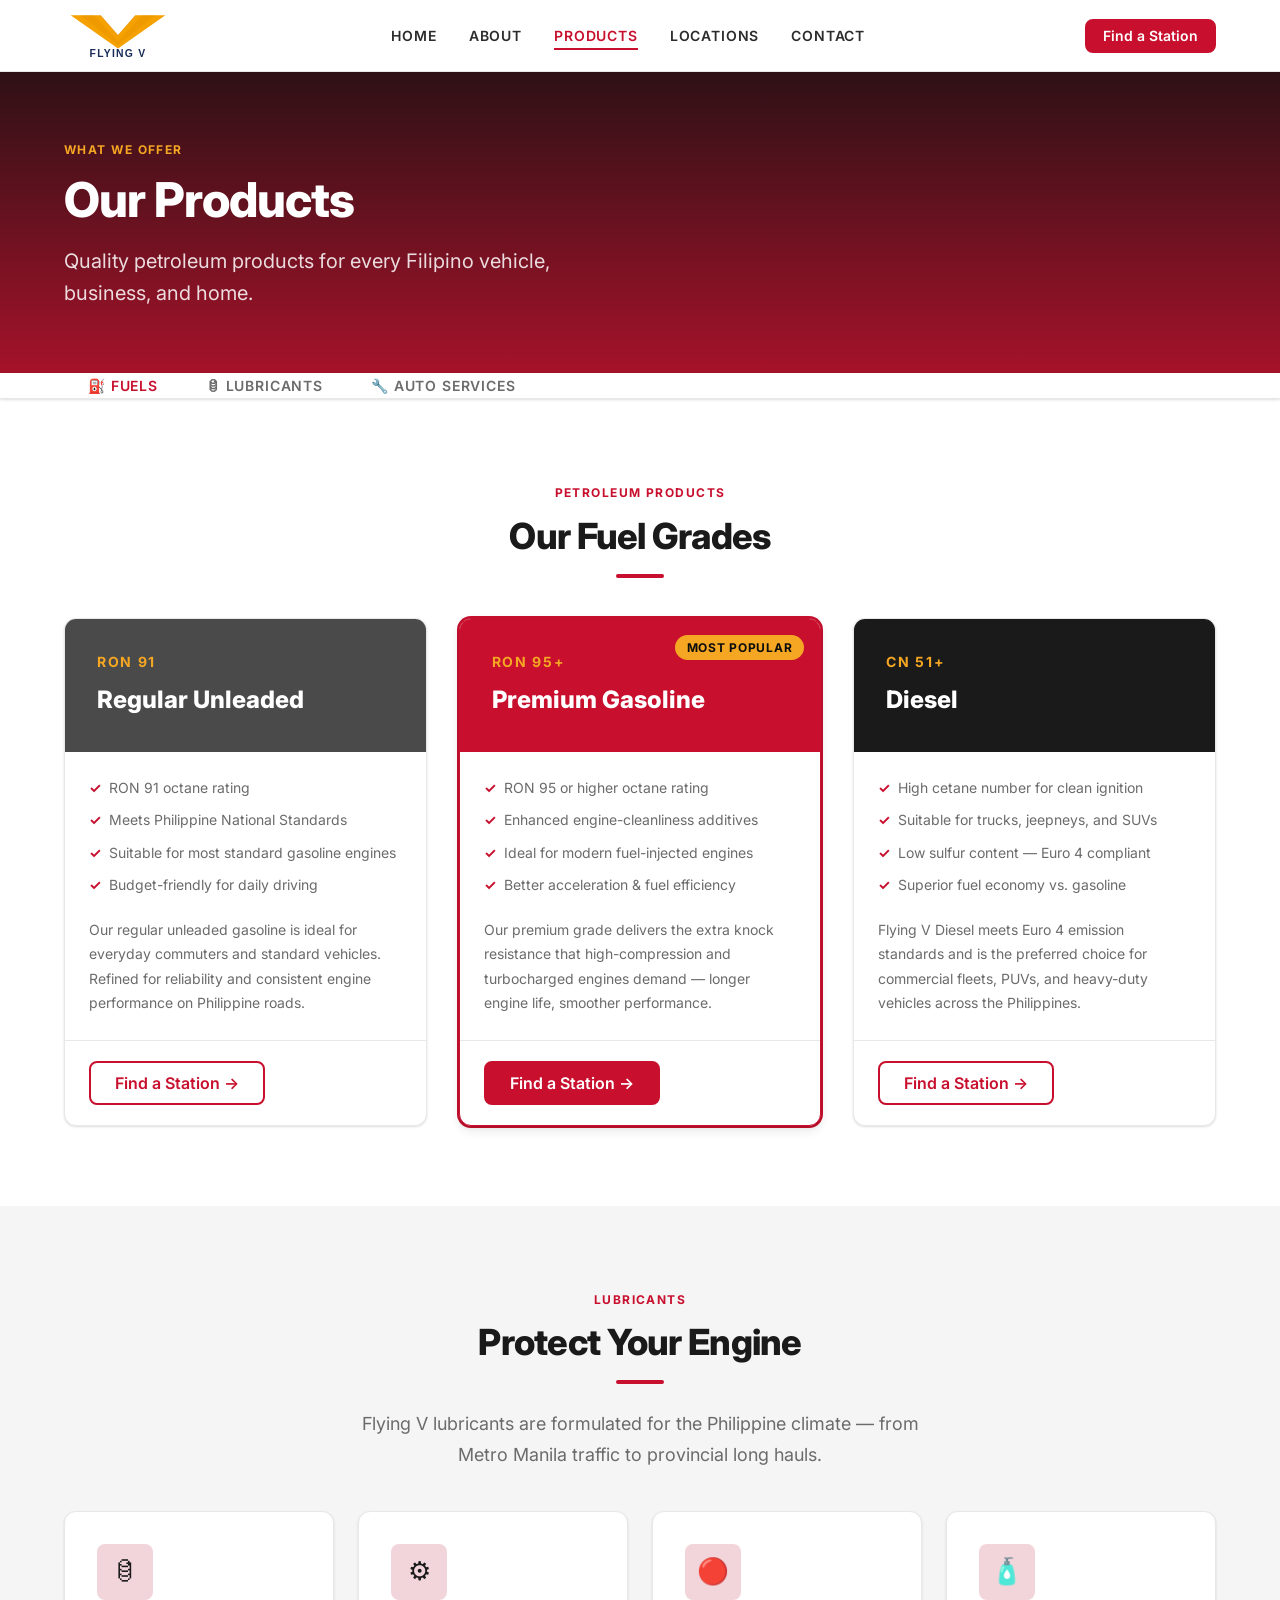
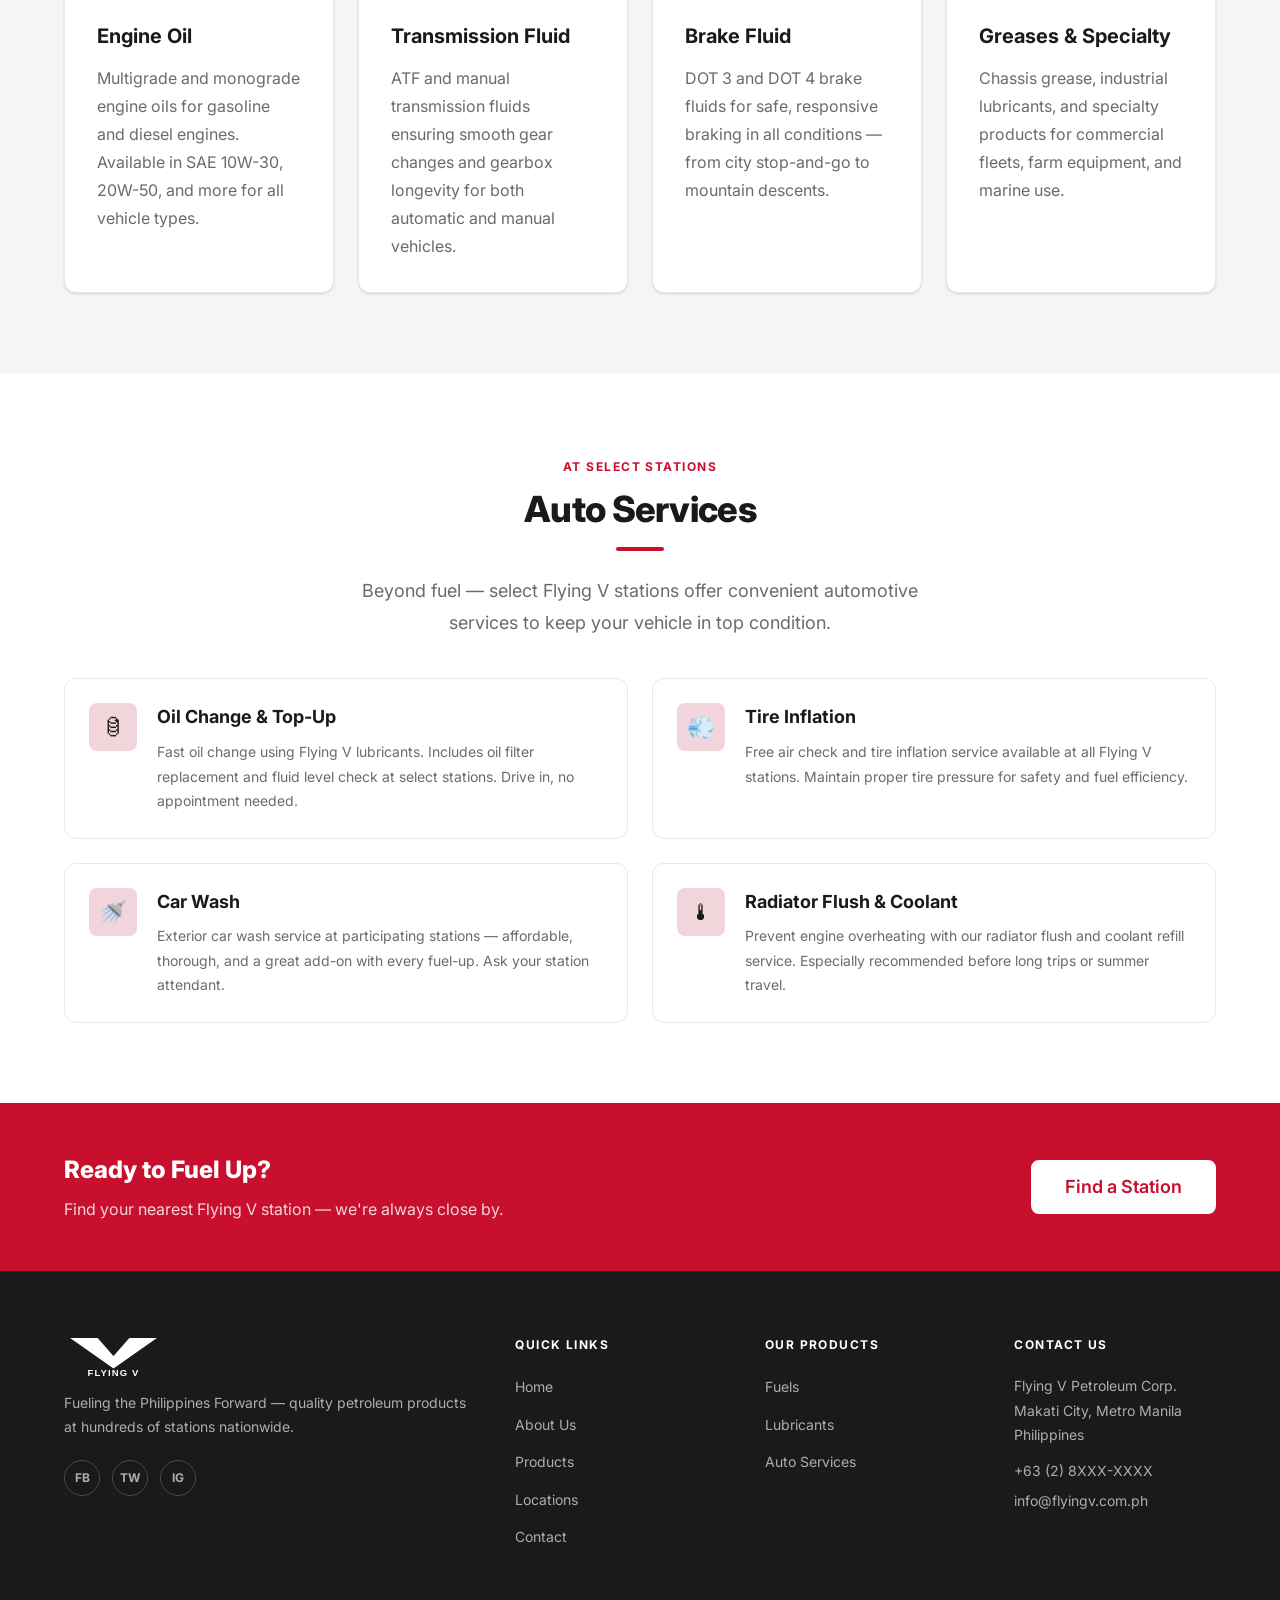
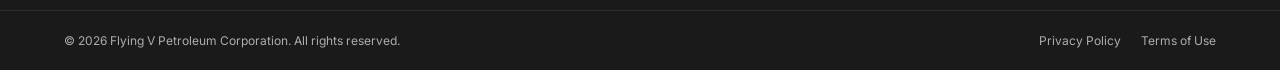
<file: products.html>
<!DOCTYPE html>
<html lang="en">
<head>
  <meta charset="UTF-8">
  <meta name="viewport" content="width=device-width, initial-scale=1.0">
  <meta name="description" content="Flying V products — quality fuels (Regular, Premium, Diesel), lubricants, and auto services across the Philippines.">
  <title>Products | Flying V Petroleum Corporation</title>
  <link rel="canonical" href="https://flyingv.com.ph/products.html">
  <meta name="theme-color" content="#C8102E">
  <link rel="icon" type="image/svg+xml" href="assets/images/logo.svg">
  <link rel="apple-touch-icon" href="assets/images/logo.svg">

  <meta property="og:type" content="website">
  <meta property="og:site_name" content="Flying V Petroleum Corporation">
  <meta property="og:title" content="Products | Flying V Petroleum Corporation">
  <meta property="og:description" content="Flying V products — quality fuels (Regular, Premium, Diesel), lubricants, and auto services across the Philippines.">
  <meta property="og:url" content="https://flyingv.com.ph/products.html">
  <meta name="twitter:card" content="summary">
  <meta name="twitter:title" content="Products | Flying V Petroleum Corporation">
  <meta name="twitter:description" content="Flying V products — quality fuels (Regular, Premium, Diesel), lubricants, and auto services across the Philippines.">
  <link rel="preconnect" href="https://fonts.googleapis.com">
  <link rel="preconnect" href="https://fonts.gstatic.com" crossorigin>
  <link href="https://fonts.googleapis.com/css2?family=Inter:wght@400;500;600;700;800&display=swap" rel="stylesheet">
  <link rel="stylesheet" href="css/styles.css">
</head>
<body class="page-products" data-page="products">

  <!-- ═══════════════════════════════════════════════════════════ HEADER -->
  <header class="site-header" id="site-header">
    <div class="container">
      <a href="index.html" class="site-header__logo" aria-label="Flying V — Home">
        <img src="assets/images/logo.svg" alt="Flying V" class="site-header__logo-img" width="110" height="48">
      </a>

      <nav class="site-nav" id="site-nav" aria-label="Main navigation">
        <ul class="site-nav__list">
          <li><a href="index.html"     class="site-nav__link" data-page="home">Home</a></li>
          <li><a href="about.html"     class="site-nav__link" data-page="about">About</a></li>
          <li><a href="products.html"  class="site-nav__link" data-page="products">Products</a></li>
          <li><a href="locations.html" class="site-nav__link" data-page="locations">Locations</a></li>
          <li><a href="contact.html"   class="site-nav__link" data-page="contact">Contact</a></li>
        </ul>
      </nav>

      <div class="site-header__actions">
        <a href="locations.html" class="btn btn--primary btn--sm">Find a Station</a>
        <button class="hamburger" id="hamburger" aria-label="Toggle navigation menu" aria-expanded="false" aria-controls="site-nav">
          <span class="hamburger__line"></span>
          <span class="hamburger__line"></span>
          <span class="hamburger__line"></span>
        </button>
      </div>
    </div>
  </header>

  <main>

    <!-- ═══════════════════════════════════════════════════════ PAGE HERO -->
    <section class="page-hero" aria-label="Products page hero">
      <div class="container">
        <span class="section-label page-hero__label">What We Offer</span>
        <h1 class="page-hero__title">Our Products</h1>
        <p class="page-hero__desc">Quality petroleum products for every Filipino vehicle, business, and home.</p>
      </div>
    </section>

    <!-- ═══════════════════════════════════════════ IN-PAGE STICKY NAV -->
    <nav class="products-nav" aria-label="Products sections">
      <div class="container">
        <ul class="products-nav__list">
          <li><a href="#fuels"         class="products-nav__link">&#x26FD; Fuels</a></li>
          <li><a href="#lubricants"    class="products-nav__link">&#x1F6E2; Lubricants</a></li>
          <li><a href="#auto-services" class="products-nav__link">&#x1F527; Auto Services</a></li>
        </ul>
      </div>
    </nav>

    <!-- ═══════════════════════════════════════════════════════════ FUELS -->
    <section class="section" id="fuels" aria-labelledby="fuels-heading">
      <div class="container">
        <div class="products-section__header text-center">
          <span class="section-label">Petroleum Products</span>
          <h2 class="section-title" id="fuels-heading">Our Fuel Grades</h2>
          <div class="section-rule" style="margin-inline: auto;"></div>
        </div>

        <div class="fuel-cards">

          <!-- Regular -->
          <article class="fuel-card">
            <div class="fuel-card__header fuel-card__header--regular">
              <span class="fuel-card__grade">RON 91</span>
              <h3 class="fuel-card__name">Regular Unleaded</h3>
            </div>
            <div class="fuel-card__body">
              <ul class="fuel-card__features">
                <li>RON 91 octane rating</li>
                <li>Meets Philippine National Standards</li>
                <li>Suitable for most standard gasoline engines</li>
                <li>Budget-friendly for daily driving</li>
              </ul>
              <p class="fuel-card__desc">
                Our regular unleaded gasoline is ideal for everyday commuters and standard vehicles.
                Refined for reliability and consistent engine performance on Philippine roads.
              </p>
            </div>
            <div class="fuel-card__footer">
              <a href="locations.html" class="btn btn--outline">Find a Station &rarr;</a>
            </div>
          </article>

          <!-- Premium (featured) -->
          <article class="fuel-card fuel-card--featured">
            <div class="fuel-card__badge">Most Popular</div>
            <div class="fuel-card__header fuel-card__header--premium">
              <span class="fuel-card__grade">RON 95+</span>
              <h3 class="fuel-card__name">Premium Gasoline</h3>
            </div>
            <div class="fuel-card__body">
              <ul class="fuel-card__features">
                <li>RON 95 or higher octane rating</li>
                <li>Enhanced engine-cleanliness additives</li>
                <li>Ideal for modern fuel-injected engines</li>
                <li>Better acceleration &amp; fuel efficiency</li>
              </ul>
              <p class="fuel-card__desc">
                Our premium grade delivers the extra knock resistance that high-compression
                and turbocharged engines demand — longer engine life, smoother performance.
              </p>
            </div>
            <div class="fuel-card__footer">
              <a href="locations.html" class="btn btn--primary">Find a Station &rarr;</a>
            </div>
          </article>

          <!-- Diesel -->
          <article class="fuel-card">
            <div class="fuel-card__header fuel-card__header--diesel">
              <span class="fuel-card__grade">CN 51+</span>
              <h3 class="fuel-card__name">Diesel</h3>
            </div>
            <div class="fuel-card__body">
              <ul class="fuel-card__features">
                <li>High cetane number for clean ignition</li>
                <li>Suitable for trucks, jeepneys, and SUVs</li>
                <li>Low sulfur content — Euro 4 compliant</li>
                <li>Superior fuel economy vs. gasoline</li>
              </ul>
              <p class="fuel-card__desc">
                Flying V Diesel meets Euro 4 emission standards and is the preferred choice
                for commercial fleets, PUVs, and heavy-duty vehicles across the Philippines.
              </p>
            </div>
            <div class="fuel-card__footer">
              <a href="locations.html" class="btn btn--outline">Find a Station &rarr;</a>
            </div>
          </article>

        </div>
      </div>
    </section>

    <!-- ══════════════════════════════════════════════════════ LUBRICANTS -->
    <section class="section section--light" id="lubricants" aria-labelledby="lubricants-heading">
      <div class="container">
        <div class="products-section__header text-center">
          <span class="section-label">Lubricants</span>
          <h2 class="section-title" id="lubricants-heading">Protect Your Engine</h2>
          <div class="section-rule" style="margin-inline: auto;"></div>
          <p class="section-desc" style="margin-inline: auto;">
            Flying V lubricants are formulated for the Philippine climate — from Metro Manila traffic to provincial long hauls.
          </p>
        </div>

        <div class="lubricants-grid" style="margin-top: var(--space-10);">

          <article class="card">
            <div class="card__body">
              <div class="card__icon" aria-hidden="true">&#x1F6E2;</div>
              <h3 class="card__title">Engine Oil</h3>
              <p class="card__desc">Multigrade and monograde engine oils for gasoline and diesel engines. Available in SAE 10W-30, 20W-50, and more for all vehicle types.</p>
            </div>
          </article>

          <article class="card">
            <div class="card__body">
              <div class="card__icon" aria-hidden="true">&#x2699;</div>
              <h3 class="card__title">Transmission Fluid</h3>
              <p class="card__desc">ATF and manual transmission fluids ensuring smooth gear changes and gearbox longevity for both automatic and manual vehicles.</p>
            </div>
          </article>

          <article class="card">
            <div class="card__body">
              <div class="card__icon" aria-hidden="true">&#x1F534;</div>
              <h3 class="card__title">Brake Fluid</h3>
              <p class="card__desc">DOT 3 and DOT 4 brake fluids for safe, responsive braking in all conditions — from city stop-and-go to mountain descents.</p>
            </div>
          </article>

          <article class="card">
            <div class="card__body">
              <div class="card__icon" aria-hidden="true">&#x1F9F4;</div>
              <h3 class="card__title">Greases &amp; Specialty</h3>
              <p class="card__desc">Chassis grease, industrial lubricants, and specialty products for commercial fleets, farm equipment, and marine use.</p>
            </div>
          </article>

        </div>
      </div>
    </section>

    <!-- ══════════════════════════════════════════════════ AUTO SERVICES -->
    <section class="section" id="auto-services" aria-labelledby="services-heading">
      <div class="container">
        <div class="products-section__header text-center">
          <span class="section-label">At Select Stations</span>
          <h2 class="section-title" id="services-heading">Auto Services</h2>
          <div class="section-rule" style="margin-inline: auto;"></div>
          <p class="section-desc" style="margin-inline: auto;">
            Beyond fuel — select Flying V stations offer convenient automotive services to keep your vehicle in top condition.
          </p>
        </div>

        <div class="services-list" style="margin-top: var(--space-10);">

          <div class="service-item">
            <div class="service-item__icon" aria-hidden="true">&#x1F6E2;</div>
            <div class="service-item__text">
              <h3>Oil Change &amp; Top-Up</h3>
              <p>Fast oil change using Flying V lubricants. Includes oil filter replacement and fluid level check at select stations. Drive in, no appointment needed.</p>
            </div>
          </div>

          <div class="service-item">
            <div class="service-item__icon" aria-hidden="true">&#x1F4A8;</div>
            <div class="service-item__text">
              <h3>Tire Inflation</h3>
              <p>Free air check and tire inflation service available at all Flying V stations. Maintain proper tire pressure for safety and fuel efficiency.</p>
            </div>
          </div>

          <div class="service-item">
            <div class="service-item__icon" aria-hidden="true">&#x1F6BF;</div>
            <div class="service-item__text">
              <h3>Car Wash</h3>
              <p>Exterior car wash service at participating stations — affordable, thorough, and a great add-on with every fuel-up. Ask your station attendant.</p>
            </div>
          </div>

          <div class="service-item">
            <div class="service-item__icon" aria-hidden="true">&#x1F321;</div>
            <div class="service-item__text">
              <h3>Radiator Flush &amp; Coolant</h3>
              <p>Prevent engine overheating with our radiator flush and coolant refill service. Especially recommended before long trips or summer travel.</p>
            </div>
          </div>

        </div>
      </div>
    </section>

    <!-- ═══════════════════════════════════════════════════════ CTA BAND -->
    <section class="section--red section--sm" aria-label="Call to action">
      <div class="container flex-between cta-band__inner">
        <div>
          <h2 class="cta-band__title">Ready to Fuel Up?</h2>
          <p class="cta-band__desc">Find your nearest Flying V station — we're always close by.</p>
        </div>
        <a href="locations.html" class="btn btn--white btn--lg">Find a Station</a>
      </div>
    </section>

  </main>

  <!-- ═══════════════════════════════════════════════════════════ FOOTER -->
  <footer class="site-footer" aria-label="Site footer">
    <div class="site-footer__top">
      <div class="container">
        <div class="site-footer__grid">
          <div>
            <img src="assets/images/logo.svg" alt="Flying V" class="site-footer__logo-img" width="100" height="44">
            <p class="site-footer__tagline">Fueling the Philippines Forward — quality petroleum products at hundreds of stations nationwide.</p>
            <div class="site-footer__socials">
              <a href="#" class="social-link" aria-label="Facebook">FB</a>
              <a href="#" class="social-link" aria-label="Twitter">TW</a>
              <a href="#" class="social-link" aria-label="Instagram">IG</a>
            </div>
          </div>
          <div>
            <h3 class="site-footer__heading">Quick Links</h3>
            <ul class="site-footer__links">
              <li><a href="index.html">Home</a></li>
              <li><a href="about.html">About Us</a></li>
              <li><a href="products.html">Products</a></li>
              <li><a href="locations.html">Locations</a></li>
              <li><a href="contact.html">Contact</a></li>
            </ul>
          </div>
          <div>
            <h3 class="site-footer__heading">Our Products</h3>
            <ul class="site-footer__links">
              <li><a href="products.html#fuels">Fuels</a></li>
              <li><a href="products.html#lubricants">Lubricants</a></li>
              <li><a href="products.html#auto-services">Auto Services</a></li>
            </ul>
          </div>
          <div>
            <h3 class="site-footer__heading">Contact Us</h3>
            <address class="site-footer__address">
              Flying V Petroleum Corp.<br>
              Makati City, Metro Manila<br>
              Philippines
            </address>
            <p class="site-footer__contact-item"><span>+63 (2) 8XXX-XXXX</span></p>
            <p class="site-footer__contact-item"><a href="mailto:info@flyingv.com.ph">info@flyingv.com.ph</a></p>
          </div>
        </div>
      </div>
    </div>
    <div class="site-footer__bottom">
      <div class="container">
        <p class="site-footer__copy">&copy; <span id="footer-year"></span> Flying V Petroleum Corporation. All rights reserved.</p>
        <div class="site-footer__legal">
          <a href="#">Privacy Policy</a>
          <a href="#">Terms of Use</a>
        </div>
      </div>
    </div>
  </footer>

  <script src="js/main.js"></script>
</body>
</html>
</file>
<file: css/styles.css>
/* ============================================================
   DESIGN TOKENS
   ============================================================ */
:root {
  --color-primary:        #C8102E;
  --color-primary-dark:   #9E0B24;
  --color-primary-light:  #F2D5DA;
  --color-accent:         #F5A623;
  --color-accent-dark:    #D4891A;

  --color-black:          #0D0D0D;
  --color-gray-900:       #1A1A1A;
  --color-gray-800:       #2C2C2C;
  --color-gray-700:       #4A4A4A;
  --color-gray-600:       #6B6B6B;
  --color-gray-400:       #ADADAD;
  --color-gray-200:       #E8E8E8;
  --color-gray-100:       #F5F5F5;
  --color-white:          #FFFFFF;

  --color-bg:             var(--color-white);
  --color-bg-subtle:      var(--color-gray-100);
  --color-text:           var(--color-gray-900);
  --color-text-muted:     var(--color-gray-600);
  --color-border:         var(--color-gray-200);
  --color-success:        #1E7E34;
  --color-success-bg:     #D4EDDA;
  --color-success-border: #C3E6CB;
  --color-error:          #DC3545;

  --font-heading: 'Inter', 'Segoe UI', 'Arial Black', sans-serif;
  --font-body:    'Inter', 'Segoe UI', Arial, sans-serif;

  --text-xs:   0.75rem;
  --text-sm:   0.875rem;
  --text-base: 1rem;
  --text-lg:   1.125rem;
  --text-xl:   1.25rem;
  --text-2xl:  1.5rem;
  --text-3xl:  1.875rem;
  --text-4xl:  2.25rem;
  --text-5xl:  3rem;
  --text-6xl:  3.75rem;

  --font-weight-normal:    400;
  --font-weight-medium:    500;
  --font-weight-semibold:  600;
  --font-weight-bold:      700;
  --font-weight-extrabold: 800;

  --leading-tight:   1.2;
  --leading-snug:    1.35;
  --leading-normal:  1.6;
  --leading-relaxed: 1.75;

  --letter-spacing-tight:  -0.02em;
  --letter-spacing-wide:    0.06em;
  --letter-spacing-wider:   0.12em;

  --space-1:   0.25rem;
  --space-2:   0.5rem;
  --space-3:   0.75rem;
  --space-4:   1rem;
  --space-5:   1.25rem;
  --space-6:   1.5rem;
  --space-8:   2rem;
  --space-10:  2.5rem;
  --space-12:  3rem;
  --space-16:  4rem;
  --space-20:  5rem;
  --space-24:  6rem;
  --space-32:  8rem;

  --container-max:   1200px;
  --gutter:          1.5rem;

  --radius-sm:   4px;
  --radius-md:   8px;
  --radius-lg:   12px;
  --radius-xl:   16px;
  --radius-full: 9999px;

  --border-width: 1px;

  --shadow-sm:  0 1px 3px rgba(0,0,0,0.08), 0 1px 2px rgba(0,0,0,0.06);
  --shadow-md:  0 4px 12px rgba(0,0,0,0.10), 0 2px 4px rgba(0,0,0,0.06);
  --shadow-lg:  0 10px 30px rgba(0,0,0,0.12), 0 4px 8px rgba(0,0,0,0.06);
  --shadow-xl:  0 20px 60px rgba(0,0,0,0.15);

  --transition-fast: 150ms ease;
  --transition-base: 250ms ease;
  --transition-slow: 400ms ease;

  --z-header:  100;
  --z-overlay: 200;

  --header-height:        72px;
  --header-height-mobile: 60px;
}

/* ============================================================
   RESET & BASE
   ============================================================ */
*, *::before, *::after { box-sizing: border-box; margin: 0; padding: 0; }

html { scroll-behavior: smooth; font-size: 16px; }

body {
  font-family: var(--font-body);
  font-size: var(--text-base);
  line-height: var(--leading-normal);
  color: var(--color-text);
  background-color: var(--color-bg);
  -webkit-font-smoothing: antialiased;
}

img { max-width: 100%; height: auto; display: block; }
a   { color: inherit; text-decoration: none; }
ul  { list-style: none; }
button { font-family: inherit; }

:focus-visible {
  outline: 2px solid var(--color-primary);
  outline-offset: 2px;
}

/* ============================================================
   UTILITIES
   ============================================================ */
.container {
  width: 100%;
  max-width: var(--container-max);
  margin-inline: auto;
  padding-inline: var(--gutter);
}

.section          { padding-block: var(--space-20); }
.section--sm      { padding-block: var(--space-12); }
.section--light   { background-color: var(--color-bg-subtle); }
.section--red     { background-color: var(--color-primary); color: var(--color-white); }

.flex-between { display: flex; align-items: center; justify-content: space-between; }

.text-center { text-align: center; }
.text-white  { color: var(--color-white); }

.sr-only {
  position: absolute;
  width: 1px; height: 1px;
  padding: 0; margin: -1px;
  overflow: hidden;
  clip: rect(0,0,0,0);
  white-space: nowrap;
  border-width: 0;
}

/* ============================================================
   TYPOGRAPHY COMPONENTS
   ============================================================ */
.section-label {
  display: inline-block;
  font-size: var(--text-xs);
  font-weight: var(--font-weight-bold);
  letter-spacing: var(--letter-spacing-wider);
  text-transform: uppercase;
  color: var(--color-primary);
  margin-bottom: var(--space-3);
}

.section-title {
  font-family: var(--font-heading);
  font-size: var(--text-4xl);
  font-weight: var(--font-weight-extrabold);
  line-height: var(--leading-tight);
  letter-spacing: var(--letter-spacing-tight);
  margin-bottom: var(--space-4);
}

.section-desc {
  font-size: var(--text-lg);
  color: var(--color-text-muted);
  max-width: 600px;
  line-height: var(--leading-relaxed);
}

.section-rule {
  width: 48px;
  height: 4px;
  background-color: var(--color-primary);
  border-radius: var(--radius-full);
  margin-bottom: var(--space-6);
}

/* ============================================================
   BUTTONS
   ============================================================ */
.btn {
  display: inline-flex;
  align-items: center;
  gap: var(--space-2);
  padding: 0.75rem 1.5rem;
  border-radius: var(--radius-md);
  font-family: var(--font-body);
  font-size: var(--text-base);
  font-weight: var(--font-weight-semibold);
  line-height: 1;
  cursor: pointer;
  border: 2px solid transparent;
  transition:
    background-color var(--transition-base),
    color var(--transition-base),
    border-color var(--transition-base),
    transform var(--transition-fast),
    box-shadow var(--transition-base);
  white-space: nowrap;
}

.btn:hover  { transform: translateY(-1px); box-shadow: var(--shadow-md); }
.btn:active { transform: translateY(0); }

.btn--primary {
  background-color: var(--color-primary);
  color: var(--color-white);
  border-color: var(--color-primary);
}
.btn--primary:hover {
  background-color: var(--color-primary-dark);
  border-color: var(--color-primary-dark);
}

.btn--outline {
  background-color: transparent;
  color: var(--color-primary);
  border-color: var(--color-primary);
}
.btn--outline:hover {
  background-color: var(--color-primary);
  color: var(--color-white);
}

.btn--white {
  background-color: var(--color-white);
  color: var(--color-primary);
  border-color: var(--color-white);
}
.btn--white:hover { background-color: var(--color-gray-100); }

.btn--outline-white {
  background-color: transparent;
  color: var(--color-white);
  border-color: rgba(255,255,255,0.8);
}
.btn--outline-white:hover {
  background-color: var(--color-white);
  color: var(--color-primary);
  border-color: var(--color-white);
}

.btn--lg { padding: 1rem 2rem; font-size: var(--text-lg); }
.btn--sm { padding: 0.5rem 1rem; font-size: var(--text-sm); }

/* ============================================================
   CARD
   ============================================================ */
.card {
  background-color: var(--color-white);
  border-radius: var(--radius-lg);
  box-shadow: var(--shadow-sm);
  overflow: hidden;
  transition: box-shadow var(--transition-base), transform var(--transition-base);
  border: var(--border-width) solid var(--color-border);
  display: flex;
  flex-direction: column;
}

.card:hover { box-shadow: var(--shadow-lg); transform: translateY(-4px); }

.card__icon {
  width: 56px;
  height: 56px;
  border-radius: var(--radius-md);
  background-color: var(--color-primary-light);
  display: flex;
  align-items: center;
  justify-content: center;
  margin-bottom: var(--space-5);
  font-size: 1.6rem;
}

.card__body   { padding: var(--space-8); flex: 1; }
.card__title  { font-size: var(--text-xl); font-weight: var(--font-weight-bold); margin-bottom: var(--space-3); }
.card__desc   { color: var(--color-text-muted); line-height: var(--leading-relaxed); }
.card__footer { padding: var(--space-5) var(--space-8); border-top: var(--border-width) solid var(--color-border); }

/* ============================================================
   FORM INPUTS (shared: locations + contact)
   ============================================================ */
.form-input,
.form-select,
.form-textarea {
  width: 100%;
  padding: var(--space-3) var(--space-4);
  border: var(--border-width) solid var(--color-border);
  border-radius: var(--radius-md);
  font-family: var(--font-body);
  font-size: var(--text-base);
  color: var(--color-text);
  background-color: var(--color-white);
  transition: border-color var(--transition-fast), box-shadow var(--transition-fast);
  appearance: none;
  -webkit-appearance: none;
}

.form-input:focus,
.form-select:focus,
.form-textarea:focus {
  outline: none;
  border-color: var(--color-primary);
  box-shadow: 0 0 0 3px var(--color-primary-light);
}

.form-input::placeholder { color: var(--color-gray-400); }

.form-select {
  background-image: url("data:image/svg+xml,%3Csvg xmlns='http://www.w3.org/2000/svg' width='12' height='8' viewBox='0 0 12 8'%3E%3Cpath d='M1 1l5 5 5-5' stroke='%236B6B6B' stroke-width='1.5' fill='none' stroke-linecap='round'/%3E%3C/svg%3E");
  background-repeat: no-repeat;
  background-position: right var(--space-4) center;
  padding-right: var(--space-10);
  cursor: pointer;
}

.form-input.is-invalid,
.form-select.is-invalid {
  border-color: var(--color-error);
  box-shadow: 0 0 0 3px rgba(220,53,69,0.12);
}

.form-group      { margin-bottom: var(--space-5); }
.form-label      { display: block; font-size: var(--text-sm); font-weight: var(--font-weight-semibold); margin-bottom: var(--space-2); }
.form-error      { display: block; font-size: var(--text-xs); color: var(--color-error); margin-top: var(--space-1); min-height: 1.2em; }
.form-textarea   { resize: vertical; min-height: 140px; }
.required        { color: var(--color-primary); }
.optional        { color: var(--color-text-muted); font-weight: var(--font-weight-normal); font-size: var(--text-xs); }

.form-success {
  margin-top: var(--space-5);
  padding: var(--space-4) var(--space-5);
  background-color: var(--color-success-bg);
  border: 1px solid var(--color-success-border);
  border-radius: var(--radius-md);
  color: var(--color-success);
  font-size: var(--text-sm);
}

/* ============================================================
   SITE HEADER
   ============================================================ */
.site-header {
  position: fixed;
  top: 0;
  left: 0;
  right: 0;
  height: var(--header-height);
  background-color: var(--color-white);
  border-bottom: var(--border-width) solid var(--color-border);
  z-index: var(--z-header);
  transition: box-shadow var(--transition-base), background-color var(--transition-base), border-color var(--transition-base);
  display: flex;
  align-items: center;
}

.site-header .container { display: flex; align-items: center; justify-content: space-between; gap: var(--space-6); }

.site-header.is-scrolled { box-shadow: var(--shadow-md); }

.site-header.is-transparent {
  background-color: transparent;
  border-bottom-color: transparent;
}

.site-header.is-transparent .site-nav__link { color: rgba(255,255,255,0.9); }
.site-header.is-transparent .site-nav__link:hover { color: var(--color-white); }
.site-header.is-transparent.is-scrolled { background-color: var(--color-white); border-bottom-color: var(--color-border); }
.site-header.is-transparent.is-scrolled .site-nav__link { color: var(--color-gray-800); }

.site-header__logo { display: flex; align-items: center; flex-shrink: 0; }
.site-header__logo-img { height: 48px; width: auto; transition: filter var(--transition-base); }

.site-header.is-transparent .site-header__logo-img {
  filter: drop-shadow(0 1px 4px rgba(0,0,0,0.6));
}
.site-header.is-transparent.is-scrolled .site-header__logo-img {
  filter: none;
}

/* Nav */
.site-nav__list {
  display: flex;
  align-items: center;
  gap: var(--space-8);
}

.site-nav__link {
  font-size: var(--text-sm);
  font-weight: var(--font-weight-semibold);
  letter-spacing: var(--letter-spacing-wide);
  text-transform: uppercase;
  color: var(--color-gray-800);
  transition: color var(--transition-fast);
  position: relative;
  padding-bottom: var(--space-1);
}

.site-nav__link::after {
  content: '';
  position: absolute;
  bottom: -2px;
  left: 0;
  width: 0;
  height: 2px;
  background-color: var(--color-primary);
  transition: width var(--transition-base);
}

.site-nav__link:hover,
.site-nav__link.is-active { color: var(--color-primary); }

.site-nav__link:hover::after,
.site-nav__link.is-active::after { width: 100%; }

.site-header__actions { display: flex; align-items: center; gap: var(--space-3); flex-shrink: 0; }

/* Hamburger */
.hamburger {
  display: none;
  flex-direction: column;
  justify-content: center;
  gap: 5px;
  width: 40px;
  height: 40px;
  background: none;
  border: none;
  cursor: pointer;
  padding: var(--space-2);
  border-radius: var(--radius-sm);
}

.hamburger__line {
  display: block;
  width: 24px;
  height: 2px;
  background-color: var(--color-gray-800);
  border-radius: var(--radius-full);
  transition: transform var(--transition-base), opacity var(--transition-base);
}

.site-header.is-transparent .hamburger__line { background-color: var(--color-white); }
.site-header.is-transparent.is-scrolled .hamburger__line { background-color: var(--color-gray-800); }

.hamburger.is-open .hamburger__line:nth-child(1) { transform: translateY(7px) rotate(45deg); }
.hamburger.is-open .hamburger__line:nth-child(2) { opacity: 0; }
.hamburger.is-open .hamburger__line:nth-child(3) { transform: translateY(-7px) rotate(-45deg); }

/* ============================================================
   PAGE HERO (inner pages)
   ============================================================ */
.page-hero {
  position: relative;
  min-height: 340px;
  display: flex;
  align-items: flex-end;
  padding-bottom: var(--space-16);
  padding-top: calc(var(--header-height) + var(--space-16));
  background-color: var(--color-gray-900);
  background-size: cover;
  background-position: center;
  overflow: hidden;
}

.page-hero::before {
  content: '';
  position: absolute;
  inset: 0;
  background: linear-gradient(to bottom, rgba(0,0,0,0.35) 0%, rgba(200,16,46,0.80) 100%);
}

.page-hero .container { position: relative; z-index: 1; }

.page-hero__label { color: var(--color-accent); margin-bottom: var(--space-3); }

.page-hero__title {
  font-family: var(--font-heading);
  font-size: var(--text-5xl);
  font-weight: var(--font-weight-extrabold);
  color: var(--color-white);
  line-height: var(--leading-tight);
  letter-spacing: var(--letter-spacing-tight);
  margin-bottom: var(--space-4);
}

.page-hero__desc {
  font-size: var(--text-xl);
  color: rgba(255,255,255,0.85);
  max-width: 560px;
}

/* ============================================================
   SITE FOOTER
   ============================================================ */
.site-footer { background-color: var(--color-gray-900); color: var(--color-gray-400); }

.site-footer__top { padding: var(--space-16) 0 var(--space-12); }

.site-footer__grid {
  display: grid;
  grid-template-columns: 2fr 1fr 1fr 1fr;
  gap: var(--space-12);
}

.site-footer__logo-img {
  height: 44px;
  width: auto;
  margin-bottom: var(--space-3);
  filter: brightness(0) invert(1);
}

.site-footer__tagline {
  font-size: var(--text-sm);
  color: var(--color-gray-400);
  margin-bottom: var(--space-5);
  line-height: var(--leading-relaxed);
}

.site-footer__socials { display: flex; gap: var(--space-3); margin-top: var(--space-4); }

.social-link {
  width: 36px;
  height: 36px;
  border-radius: var(--radius-full);
  border: 1px solid var(--color-gray-700);
  display: flex;
  align-items: center;
  justify-content: center;
  font-size: var(--text-xs);
  font-weight: var(--font-weight-bold);
  color: var(--color-gray-400);
  transition: border-color var(--transition-fast), color var(--transition-fast);
}
.social-link:hover { border-color: var(--color-accent); color: var(--color-accent); }

.site-footer__heading {
  font-family: var(--font-heading);
  font-size: var(--text-xs);
  font-weight: var(--font-weight-bold);
  letter-spacing: var(--letter-spacing-wider);
  text-transform: uppercase;
  color: var(--color-white);
  margin-bottom: var(--space-5);
}

.site-footer__links li  { margin-bottom: var(--space-3); }
.site-footer__links a   { color: var(--color-gray-400); font-size: var(--text-sm); transition: color var(--transition-fast); }
.site-footer__links a:hover { color: var(--color-accent); }

.site-footer__address {
  font-style: normal;
  font-size: var(--text-sm);
  line-height: var(--leading-relaxed);
  margin-bottom: var(--space-3);
}

.site-footer__contact-item { font-size: var(--text-sm); margin-bottom: var(--space-2); }
.site-footer__contact-item a { color: var(--color-gray-400); transition: color var(--transition-fast); }
.site-footer__contact-item a:hover { color: var(--color-accent); }

.site-footer__bottom {
  border-top: 1px solid var(--color-gray-800);
  padding: var(--space-5) 0;
  display: flex;
  align-items: center;
}

.site-footer__bottom .container { display: flex; align-items: center; justify-content: space-between; gap: var(--space-4); flex-wrap: wrap; }

.site-footer__copy { font-size: var(--text-xs); }

.site-footer__legal { display: flex; gap: var(--space-5); }
.site-footer__legal a { font-size: var(--text-xs); color: var(--color-gray-400); transition: color var(--transition-fast); }
.site-footer__legal a:hover { color: var(--color-white); }

/* ============================================================
   HOMEPAGE — HERO
   ============================================================ */
.hero {
  position: relative;
  min-height: 100vh;
  display: flex;
  align-items: center;
  padding-top: var(--header-height);
  overflow: hidden;
  background-color: var(--color-gray-900);
}

.hero__bg {
  position: absolute;
  inset: 0;
}

.hero__bg-pattern {
  position: absolute;
  inset: 0;
  background:
    radial-gradient(ellipse 80% 60% at 70% 50%, rgba(200,16,46,0.35) 0%, transparent 60%),
    radial-gradient(ellipse 50% 80% at 20% 80%, rgba(245,166,35,0.12) 0%, transparent 50%);
}

.hero__overlay {
  position: absolute;
  inset: 0;
  background: linear-gradient(135deg, rgba(10,10,10,0.85) 0%, rgba(200,16,46,0.45) 65%, rgba(200,16,46,0.20) 100%);
}

.hero__grid-lines {
  position: absolute;
  inset: 0;
  background-image:
    linear-gradient(rgba(255,255,255,0.025) 1px, transparent 1px),
    linear-gradient(90deg, rgba(255,255,255,0.025) 1px, transparent 1px);
  background-size: 60px 60px;
}

.hero__content {
  position: relative;
  z-index: 1;
  padding-block: var(--space-24);
  max-width: 760px;
}

.hero__label { color: var(--color-accent); margin-bottom: var(--space-5); }

.hero__title {
  font-family: var(--font-heading);
  font-size: var(--text-6xl);
  font-weight: var(--font-weight-extrabold);
  color: var(--color-white);
  line-height: var(--leading-tight);
  letter-spacing: var(--letter-spacing-tight);
  margin-bottom: var(--space-6);
}

.hero__title-accent { color: var(--color-accent); }

.hero__desc {
  font-size: var(--text-xl);
  color: rgba(255,255,255,0.82);
  max-width: 540px;
  line-height: var(--leading-relaxed);
  margin-bottom: var(--space-8);
}

.hero__actions { display: flex; gap: var(--space-4); flex-wrap: wrap; }

.hero__scroll-indicator {
  position: absolute;
  bottom: var(--space-8);
  left: 50%;
  transform: translateX(-50%);
  z-index: 1;
}

.hero__scroll-indicator span {
  display: block;
  width: 24px;
  height: 40px;
  border: 2px solid rgba(255,255,255,0.4);
  border-radius: var(--radius-full);
  position: relative;
}

.hero__scroll-indicator span::before {
  content: '';
  position: absolute;
  top: 6px;
  left: 50%;
  transform: translateX(-50%);
  width: 4px;
  height: 8px;
  background: rgba(255,255,255,0.7);
  border-radius: var(--radius-full);
  animation: scrollDot 1.8s ease infinite;
}

@keyframes scrollDot {
  0%   { opacity: 1; transform: translateX(-50%) translateY(0); }
  100% { opacity: 0; transform: translateX(-50%) translateY(14px); }
}

/* ============================================================
   HOMEPAGE — STATS STRIP
   ============================================================ */
.stats-strip__list {
  display: flex;
  justify-content: space-around;
  align-items: center;
  gap: var(--space-6);
  flex-wrap: wrap;
}

.stats-strip__item {
  display: flex;
  flex-direction: column;
  align-items: center;
  gap: var(--space-1);
  text-align: center;
  padding: var(--space-4) var(--space-6);
}

.stats-strip__number {
  font-family: var(--font-heading);
  font-size: var(--text-4xl);
  font-weight: var(--font-weight-extrabold);
  color: var(--color-white);
  line-height: 1;
}

.stats-strip__plus { color: var(--color-accent); }

.stats-strip__label {
  font-size: var(--text-sm);
  letter-spacing: var(--letter-spacing-wide);
  text-transform: uppercase;
  color: rgba(255,255,255,0.75);
}

/* ============================================================
   HOMEPAGE — PRODUCTS TEASER
   ============================================================ */
.products-teaser__grid {
  display: grid;
  grid-template-columns: repeat(3, 1fr);
  gap: var(--space-8);
  margin-top: var(--space-12);
  text-align: left;
}

/* ============================================================
   HOMEPAGE — ABOUT SNIPPET
   ============================================================ */
.about-snippet__grid {
  display: grid;
  grid-template-columns: 1fr 1fr;
  gap: var(--space-16);
  align-items: center;
}

.about-snippet__image { position: relative; }

.about-snippet__img {
  border-radius: var(--radius-xl);
  width: 100%;
  height: 460px;
  object-fit: cover;
  box-shadow: var(--shadow-xl);
  background-color: var(--color-gray-800);
}

.about-snippet__img-placeholder {
  border-radius: var(--radius-xl);
  width: 100%;
  height: 460px;
  background: linear-gradient(135deg, var(--color-gray-800) 0%, var(--color-gray-700) 100%);
  display: flex;
  align-items: center;
  justify-content: center;
  font-size: 4rem;
  box-shadow: var(--shadow-xl);
}

.about-snippet__badge {
  position: absolute;
  bottom: var(--space-6);
  right: calc(-1 * var(--space-6));
  background-color: var(--color-primary);
  color: var(--color-white);
  padding: var(--space-5) var(--space-6);
  border-radius: var(--radius-lg);
  text-align: center;
  box-shadow: var(--shadow-lg);
}

.about-snippet__badge-number { display: block; font-size: var(--text-2xl); font-weight: var(--font-weight-extrabold); }
.about-snippet__badge-text   { font-size: var(--text-xs); letter-spacing: var(--letter-spacing-wider); text-transform: uppercase; opacity: 0.85; }

.about-snippet__bullets { margin-top: var(--space-5); display: flex; flex-direction: column; gap: var(--space-3); }

.about-snippet__bullets li {
  padding-left: var(--space-6);
  position: relative;
  font-size: var(--text-sm);
  color: var(--color-text-muted);
  line-height: var(--leading-relaxed);
}

.about-snippet__bullets li::before {
  content: '';
  position: absolute;
  left: 0;
  top: 0.55em;
  width: 8px;
  height: 8px;
  border-radius: var(--radius-full);
  background-color: var(--color-primary);
}

/* ============================================================
   HOMEPAGE — CTA BAND
   ============================================================ */
.cta-band__inner { gap: var(--space-8); flex-wrap: wrap; }

.cta-band__title {
  font-family: var(--font-heading);
  font-size: var(--text-2xl);
  font-weight: var(--font-weight-extrabold);
  color: var(--color-white);
  margin-bottom: var(--space-2);
}

.cta-band__desc { color: rgba(255,255,255,0.82); font-size: var(--text-base); }

/* ============================================================
   ABOUT PAGE
   ============================================================ */
.company-story__grid {
  display: grid;
  grid-template-columns: 1fr 1fr;
  gap: var(--space-16);
  align-items: start;
}

.company-story__text p { color: var(--color-text-muted); line-height: var(--leading-relaxed); margin-top: var(--space-4); }
.company-story__text p:first-of-type { margin-top: 0; }

/* Timeline */
.timeline { position: relative; padding-left: var(--space-10); }

.timeline::before {
  content: '';
  position: absolute;
  left: 14px;
  top: 8px;
  bottom: 8px;
  width: 2px;
  background: linear-gradient(to bottom, var(--color-primary), var(--color-primary-light));
}

.timeline__item {
  position: relative;
  margin-bottom: var(--space-8);
  display: flex;
  gap: var(--space-5);
  align-items: flex-start;
}

.timeline__item::before {
  content: '';
  position: absolute;
  left: calc(-1 * var(--space-10) + 9px);
  top: 5px;
  width: 12px;
  height: 12px;
  border-radius: var(--radius-full);
  background-color: var(--color-primary);
  border: 3px solid var(--color-white);
  box-shadow: 0 0 0 2px var(--color-primary);
  z-index: 1;
}

.timeline__year { font-size: var(--text-sm); font-weight: var(--font-weight-bold); color: var(--color-primary); min-width: 44px; padding-top: 2px; }
.timeline__body h3 { font-size: var(--text-base); font-weight: var(--font-weight-bold); margin-bottom: var(--space-1); }
.timeline__body p  { font-size: var(--text-sm); color: var(--color-text-muted); line-height: var(--leading-relaxed); }

/* Mission & Vision */
.mission-vision__block {
  padding: var(--space-8);
  border: 1px solid rgba(255,255,255,0.2);
  border-radius: var(--radius-lg);
}

.mission-vision__icon   { font-size: var(--text-3xl); margin-bottom: var(--space-4); }
.mission-vision__heading {
  font-size: var(--text-2xl);
  font-weight: var(--font-weight-extrabold);
  color: var(--color-white);
  margin-bottom: var(--space-4);
}
.mission-vision__text { color: rgba(255,255,255,0.85); line-height: var(--leading-relaxed); }

/* Values */
.values-grid {
  display: grid;
  grid-template-columns: repeat(3, 1fr);
  gap: var(--space-6);
  margin-top: var(--space-12);
  text-align: left;
}

.value-card {
  background: var(--color-white);
  border: var(--border-width) solid var(--color-border);
  border-radius: var(--radius-lg);
  padding: var(--space-8);
  transition: box-shadow var(--transition-base), transform var(--transition-base);
}

.value-card:hover { box-shadow: var(--shadow-md); transform: translateY(-2px); }
.value-card__icon  { font-size: var(--text-3xl); margin-bottom: var(--space-4); }
.value-card__title { font-size: var(--text-xl); font-weight: var(--font-weight-bold); margin-bottom: var(--space-2); }
.value-card__desc  { color: var(--color-text-muted); font-size: var(--text-sm); line-height: var(--leading-relaxed); }

/* Mission/Vision grid */
.mv-grid {
  display: grid;
  grid-template-columns: 1fr 1fr;
  gap: var(--space-8);
}

/* ============================================================
   PRODUCTS PAGE
   ============================================================ */
.products-nav {
  position: sticky;
  top: var(--header-height);
  background-color: var(--color-white);
  border-bottom: var(--border-width) solid var(--color-border);
  z-index: calc(var(--z-header) - 1);
  box-shadow: var(--shadow-sm);
}

.products-nav .container { padding-block: 0; }

.products-nav__list { display: flex; overflow-x: auto; -webkit-overflow-scrolling: touch; }

.products-nav__link {
  padding: var(--space-4) var(--space-6);
  font-size: var(--text-sm);
  font-weight: var(--font-weight-semibold);
  letter-spacing: var(--letter-spacing-wide);
  text-transform: uppercase;
  color: var(--color-text-muted);
  white-space: nowrap;
  border-bottom: 2px solid transparent;
  transition: color var(--transition-fast), border-color var(--transition-fast);
}

.products-nav__link:hover,
.products-nav__link.is-active {
  color: var(--color-primary);
  border-bottom-color: var(--color-primary);
}

.products-section__header { margin-bottom: var(--space-10); }

/* Fuel cards */
.fuel-cards {
  display: grid;
  grid-template-columns: repeat(3, 1fr);
  gap: var(--space-8);
}

.fuel-card {
  border-radius: var(--radius-lg);
  overflow: hidden;
  box-shadow: var(--shadow-sm);
  border: var(--border-width) solid var(--color-border);
  display: flex;
  flex-direction: column;
  transition: box-shadow var(--transition-base), transform var(--transition-base);
  position: relative;
  background-color: var(--color-white);
}

.fuel-card:hover { box-shadow: var(--shadow-lg); transform: translateY(-4px); }

.fuel-card--featured {
  border-color: var(--color-primary);
  box-shadow: var(--shadow-md), 0 0 0 2px var(--color-primary);
}

.fuel-card__badge {
  position: absolute;
  top: var(--space-4);
  right: var(--space-4);
  background-color: var(--color-accent);
  color: var(--color-black);
  font-size: var(--text-xs);
  font-weight: var(--font-weight-bold);
  padding: 3px var(--space-3);
  border-radius: var(--radius-full);
  letter-spacing: var(--letter-spacing-wide);
  text-transform: uppercase;
  z-index: 1;
}

.fuel-card__header { padding: var(--space-8); color: var(--color-white); }
.fuel-card__header--regular { background-color: var(--color-gray-700); }
.fuel-card__header--premium { background-color: var(--color-primary); }
.fuel-card__header--diesel  { background-color: var(--color-gray-900); }

.fuel-card__grade {
  font-size: var(--text-sm);
  font-weight: var(--font-weight-bold);
  letter-spacing: var(--letter-spacing-wider);
  text-transform: uppercase;
  color: var(--color-accent);
  display: block;
  margin-bottom: var(--space-2);
}

.fuel-card__name { font-size: var(--text-2xl); font-weight: var(--font-weight-extrabold); }
.fuel-card__body { padding: var(--space-6); flex: 1; }

.fuel-card__features { margin-bottom: var(--space-5); display: flex; flex-direction: column; gap: var(--space-2); }

.fuel-card__features li {
  font-size: var(--text-sm);
  color: var(--color-text-muted);
  padding-left: var(--space-5);
  position: relative;
  line-height: var(--leading-relaxed);
}

.fuel-card__features li::before {
  content: '✓';
  position: absolute;
  left: 0;
  color: var(--color-primary);
  font-weight: var(--font-weight-bold);
}

.fuel-card__desc  { font-size: var(--text-sm); color: var(--color-text-muted); line-height: var(--leading-relaxed); }
.fuel-card__footer { padding: var(--space-5) var(--space-6); border-top: var(--border-width) solid var(--color-border); }

/* Lubricants */
.lubricants-grid {
  display: grid;
  grid-template-columns: repeat(4, 1fr);
  gap: var(--space-6);
}

/* Auto services */
.services-list {
  display: grid;
  grid-template-columns: repeat(2, 1fr);
  gap: var(--space-6);
}

.service-item {
  display: flex;
  gap: var(--space-5);
  padding: var(--space-6);
  border: var(--border-width) solid var(--color-border);
  border-radius: var(--radius-lg);
  align-items: flex-start;
  background: var(--color-white);
  transition: box-shadow var(--transition-base), transform var(--transition-base);
}

.service-item:hover { box-shadow: var(--shadow-md); transform: translateY(-2px); }

.service-item__icon {
  width: 48px;
  height: 48px;
  background-color: var(--color-primary-light);
  border-radius: var(--radius-md);
  display: flex;
  align-items: center;
  justify-content: center;
  flex-shrink: 0;
  font-size: 1.4rem;
}

.service-item__text h3 { font-size: var(--text-lg); font-weight: var(--font-weight-bold); margin-bottom: var(--space-2); }
.service-item__text p  { font-size: var(--text-sm); color: var(--color-text-muted); line-height: var(--leading-relaxed); }

/* ============================================================
   LOCATIONS PAGE
   ============================================================ */
.locator-search__bar {
  display: flex;
  gap: var(--space-4);
  flex-wrap: wrap;
  align-items: flex-end;
}

.locator-search__field { flex: 1; min-width: 200px; }

.locator-search__count { margin-top: var(--space-3); font-size: var(--text-sm); color: var(--color-text-muted); }

.station-grid {
  display: grid;
  grid-template-columns: repeat(3, 1fr);
  gap: var(--space-6);
}

.station-card {
  border: var(--border-width) solid var(--color-border);
  border-radius: var(--radius-lg);
  background-color: var(--color-white);
  overflow: hidden;
  box-shadow: var(--shadow-sm);
  transition: box-shadow var(--transition-base), transform var(--transition-base);
  display: flex;
  flex-direction: column;
}

.station-card:hover { box-shadow: var(--shadow-md); transform: translateY(-2px); }

.station-card__header {
  padding: var(--space-4) var(--space-5);
  border-bottom: var(--border-width) solid var(--color-border);
  display: flex;
  align-items: center;
  gap: var(--space-3);
}

.station-card__region-badge {
  font-size: var(--text-xs);
  font-weight: var(--font-weight-bold);
  letter-spacing: var(--letter-spacing-wide);
  text-transform: uppercase;
  background-color: var(--color-primary-light);
  color: var(--color-primary);
  padding: 2px var(--space-2);
  border-radius: var(--radius-sm);
  white-space: nowrap;
  flex-shrink: 0;
}

.station-card__name { font-size: var(--text-base); font-weight: var(--font-weight-bold); }
.station-card__body { padding: var(--space-4) var(--space-5); flex: 1; }

.station-card__address {
  display: flex;
  align-items: flex-start;
  gap: var(--space-2);
  font-size: var(--text-sm);
  color: var(--color-text-muted);
  margin-bottom: var(--space-4);
  line-height: var(--leading-relaxed);
}

.station-card__services { display: flex; flex-wrap: wrap; gap: var(--space-2); }

.station-card__services li {
  font-size: var(--text-xs);
  background-color: var(--color-gray-100);
  color: var(--color-gray-600);
  padding: 2px var(--space-2);
  border-radius: var(--radius-full);
  border: var(--border-width) solid var(--color-border);
}

.station-card__footer {
  padding: var(--space-3) var(--space-5);
  border-top: var(--border-width) solid var(--color-border);
  display: flex;
  justify-content: space-between;
  align-items: center;
  gap: var(--space-3);
}

.station-card__hours { font-size: var(--text-xs); color: var(--color-text-muted); }

.station-card__phone {
  font-size: var(--text-xs);
  font-weight: var(--font-weight-semibold);
  color: var(--color-primary);
  transition: color var(--transition-fast);
}
.station-card__phone:hover { color: var(--color-primary-dark); }

.station-card.is-hidden { display: none; }

.locator-empty {
  text-align: center;
  padding: var(--space-16) 0;
  color: var(--color-text-muted);
  font-size: var(--text-lg);
}

/* ============================================================
   CONTACT PAGE
   ============================================================ */
.contact-grid {
  display: grid;
  grid-template-columns: 1.4fr 1fr;
  gap: var(--space-16);
  align-items: start;
}

.form-row    { display: flex; gap: var(--space-5); }
.form-row--2 > * { flex: 1; }

.contact-info__block { margin-bottom: var(--space-8); padding-bottom: var(--space-8); border-bottom: var(--border-width) solid var(--color-border); }
.contact-info__block:last-child { border-bottom: none; margin-bottom: 0; padding-bottom: 0; }

.contact-info__heading { font-size: var(--text-lg); font-weight: var(--font-weight-bold); margin-bottom: var(--space-4); }

.contact-info__address { font-style: normal; font-size: var(--text-sm); line-height: var(--leading-relaxed); color: var(--color-text-muted); }

.contact-info__list { display: flex; flex-direction: column; gap: var(--space-3); }

.contact-info__list li { display: flex; align-items: center; gap: var(--space-3); font-size: var(--text-sm); }

.contact-info__list a { color: var(--color-primary); transition: color var(--transition-fast); }
.contact-info__list a:hover { color: var(--color-primary-dark); }

.hours-table { width: 100%; border-collapse: collapse; font-size: var(--text-sm); }
.hours-table td { padding: var(--space-2) 0; color: var(--color-text-muted); }
.hours-table td:last-child { text-align: right; font-weight: var(--font-weight-medium); color: var(--color-text); }
.hours-table tr + tr td { border-top: var(--border-width) solid var(--color-border); }

.contact-map { border-radius: var(--radius-lg); overflow: hidden; background-color: var(--color-gray-100); height: 260px; display: flex; align-items: center; justify-content: center; color: var(--color-text-muted); font-size: var(--text-sm); }

/* ============================================================
   SCROLL REVEAL
   ============================================================ */
.will-reveal {
  opacity: 0;
  transform: translateY(20px);
  transition: opacity var(--transition-slow), transform var(--transition-slow);
}

.is-revealed { opacity: 1; transform: translateY(0); }

@media (prefers-reduced-motion: reduce) {
  .will-reveal { opacity: 1; transform: none; transition: none; }
}

/* ============================================================
   RESPONSIVE
   ============================================================ */
@media (max-width: 1023px) {
  .site-footer__grid { grid-template-columns: 1fr 1fr; gap: var(--space-8); }
  .lubricants-grid   { grid-template-columns: repeat(2, 1fr); }
  .station-grid      { grid-template-columns: repeat(2, 1fr); }
}

@media (max-width: 767px) {
  :root { --header-height: var(--header-height-mobile); }

  .hamburger { display: flex; }

  .site-nav {
    position: fixed;
    top: var(--header-height-mobile);
    left: 0;
    right: 0;
    bottom: 0;
    background-color: var(--color-white);
    transform: translateX(100%);
    transition: transform var(--transition-slow);
    padding: var(--space-6) var(--gutter);
    overflow-y: auto;
    z-index: var(--z-overlay);
  }

  .site-nav.is-open { transform: translateX(0); }

  /* Always show dark links inside the white mobile panel,
     regardless of whether the header is in transparent mode */
  .site-nav.is-open .site-nav__link,
  .site-header.is-transparent .site-nav.is-open .site-nav__link,
  .site-header.is-transparent .site-nav.is-open .site-nav__link:hover {
    color: var(--color-gray-800);
  }

  .site-nav__list { flex-direction: column; align-items: flex-start; gap: 0; }

  .site-nav__list li { width: 100%; border-bottom: var(--border-width) solid var(--color-border); }

  .site-nav__link {
    display: block;
    padding: var(--space-5) 0;
    font-size: var(--text-lg);
  }

  .site-nav__link:hover,
  .site-nav__link.is-active { color: var(--color-primary); }

  .site-header__actions .btn { display: none; }

  .section { padding-block: var(--space-12); }
  .section-title { font-size: var(--text-3xl); }

  .hero__title { font-size: var(--text-4xl); }
  .hero__desc  { font-size: var(--text-lg); }

  .page-hero__title { font-size: var(--text-3xl); }
  .page-hero__desc  { font-size: var(--text-lg); }

  .products-teaser__grid { grid-template-columns: 1fr; gap: var(--space-6); }
  .about-snippet__grid   { grid-template-columns: 1fr; gap: var(--space-8); }
  .about-snippet__img-placeholder { height: 280px; }
  .about-snippet__badge  { right: 0; }

  .cta-band__inner { flex-direction: column; text-align: center; }

  .company-story__grid { grid-template-columns: 1fr; gap: var(--space-10); }
  .mv-grid             { grid-template-columns: 1fr; }
  .values-grid         { grid-template-columns: 1fr; }

  .fuel-cards      { grid-template-columns: 1fr; }
  .lubricants-grid { grid-template-columns: 1fr; }
  .services-list   { grid-template-columns: 1fr; }

  .station-grid { grid-template-columns: 1fr; }

  .contact-grid { grid-template-columns: 1fr; gap: var(--space-10); }
  .form-row--2  { flex-direction: column; }

  .site-footer__grid { grid-template-columns: 1fr; gap: var(--space-6); }
  .site-footer__bottom .container { flex-direction: column; text-align: center; }
}

@media (max-width: 479px) {
  .hero__title { font-size: var(--text-3xl); }
  .stats-strip__item { padding: var(--space-3) var(--space-4); }
  .stats-strip__number { font-size: var(--text-3xl); }
}

/* ============================================================
   PRINT
   ============================================================ */
@media print {
  .site-header,
  .hamburger,
  .hero,
  .cta-band__inner,
  .btn,
  .locator-search,
  .products-nav { display: none !important; }

  * { background: none !important; box-shadow: none !important; text-shadow: none !important; }

  body { color: #000; }

  a { color: inherit; text-decoration: underline; }
  a[href^="http"]::after { content: " (" attr(href) ")"; font-size: 0.85em; }

  .container { max-width: 100%; padding: 0; }

  .will-reveal { opacity: 1 !important; transform: none !important; }
}
</file>
